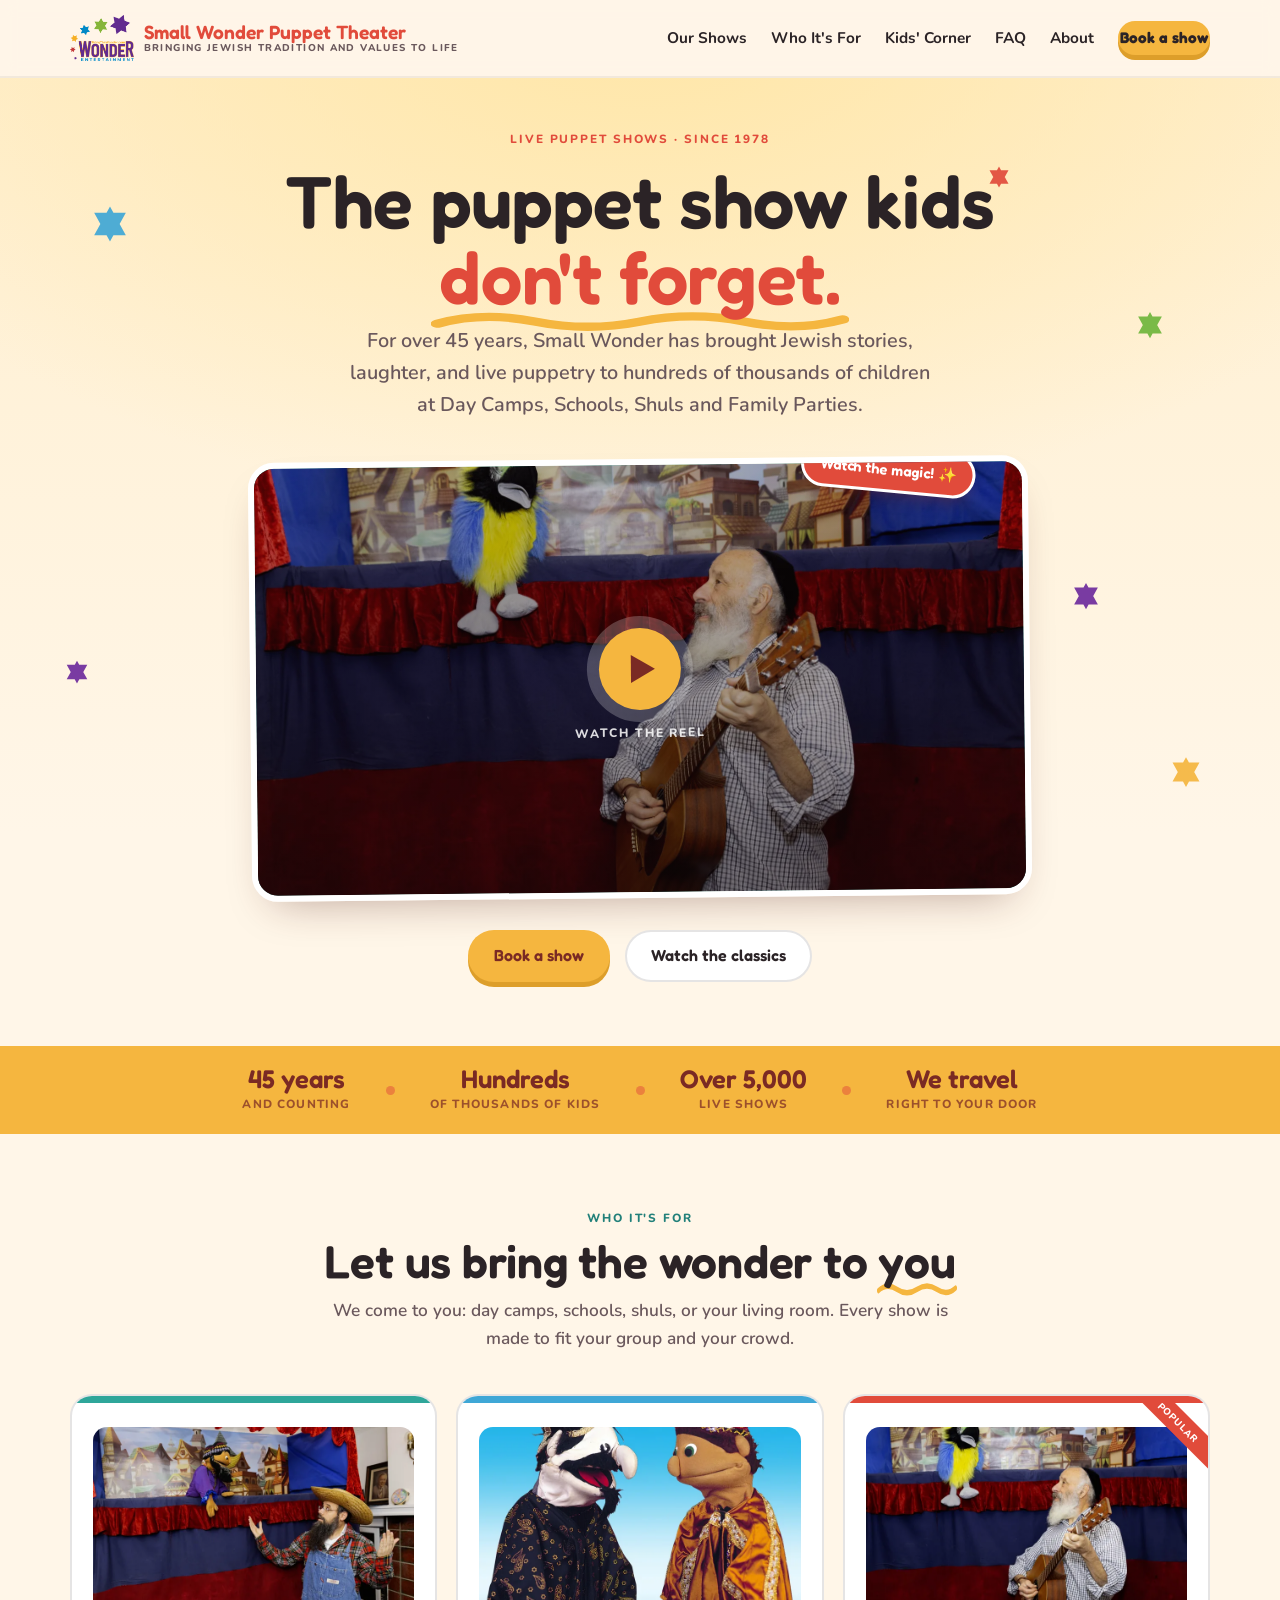
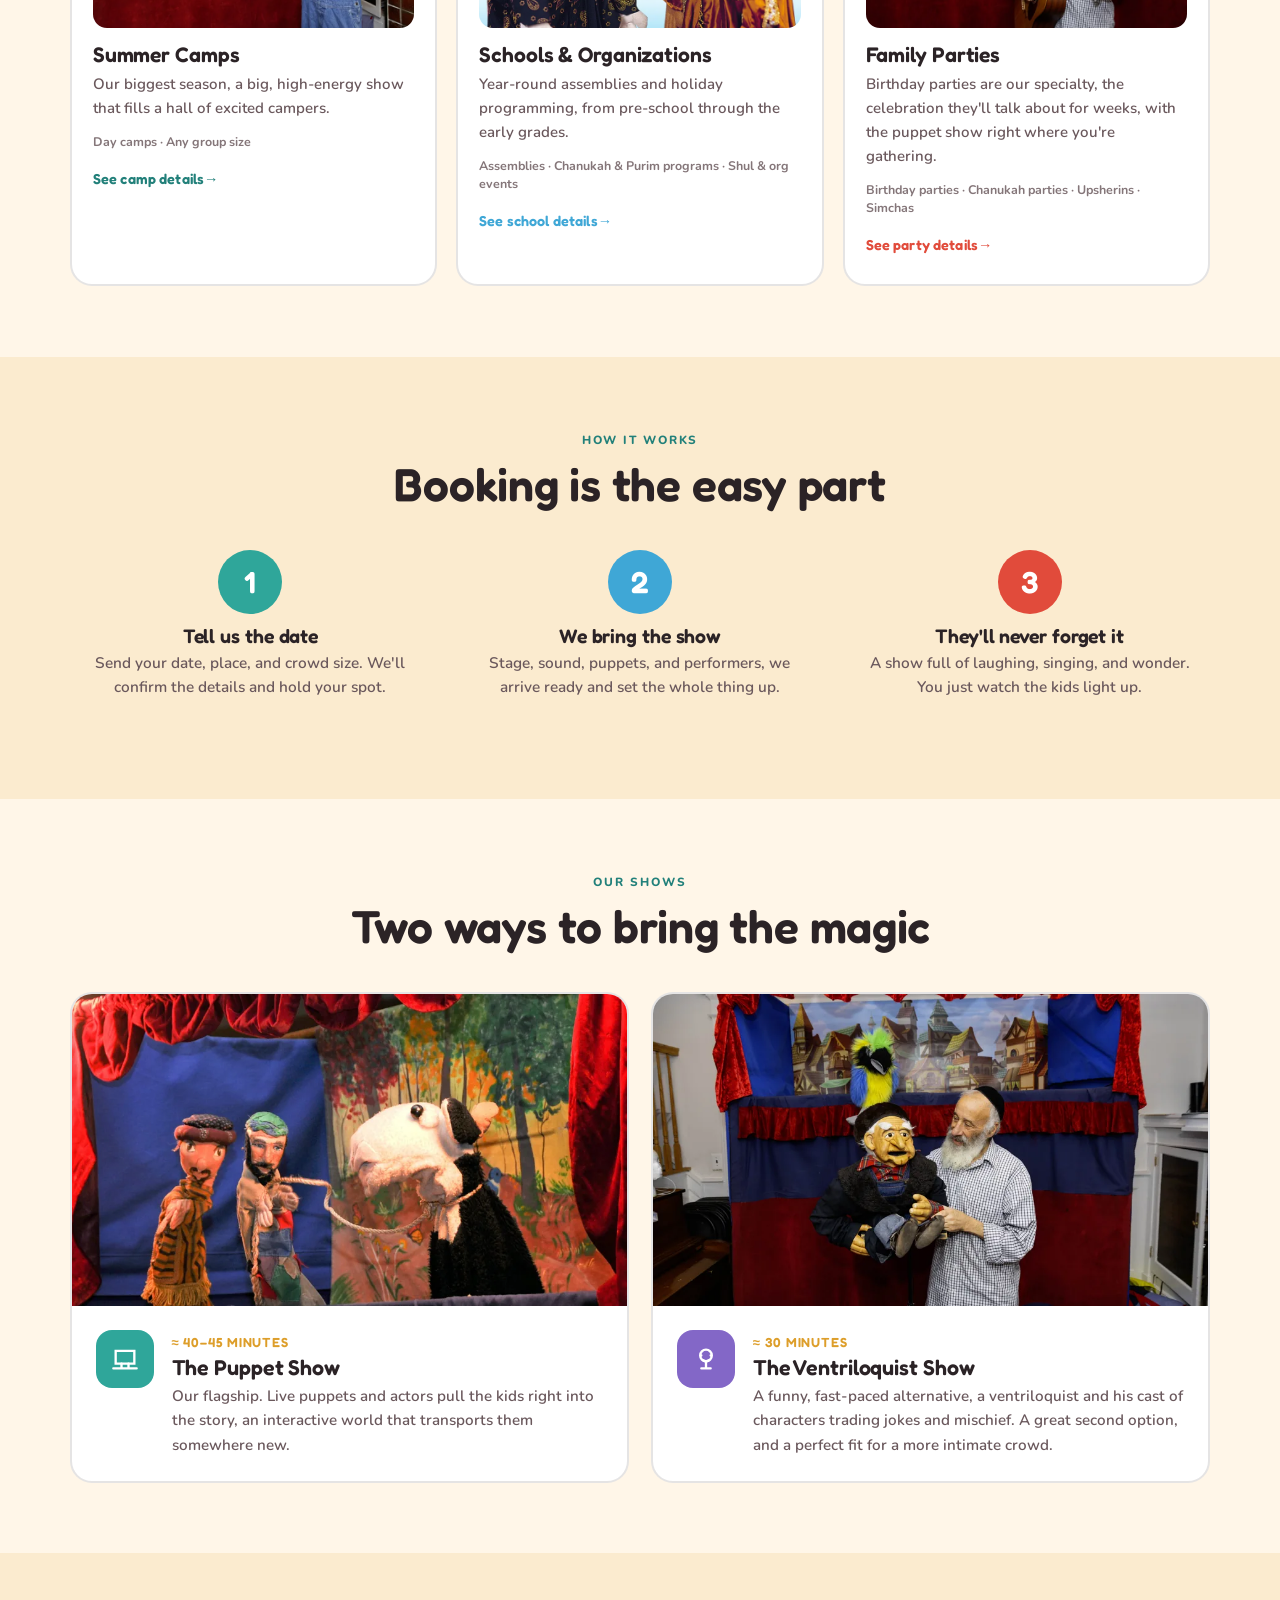
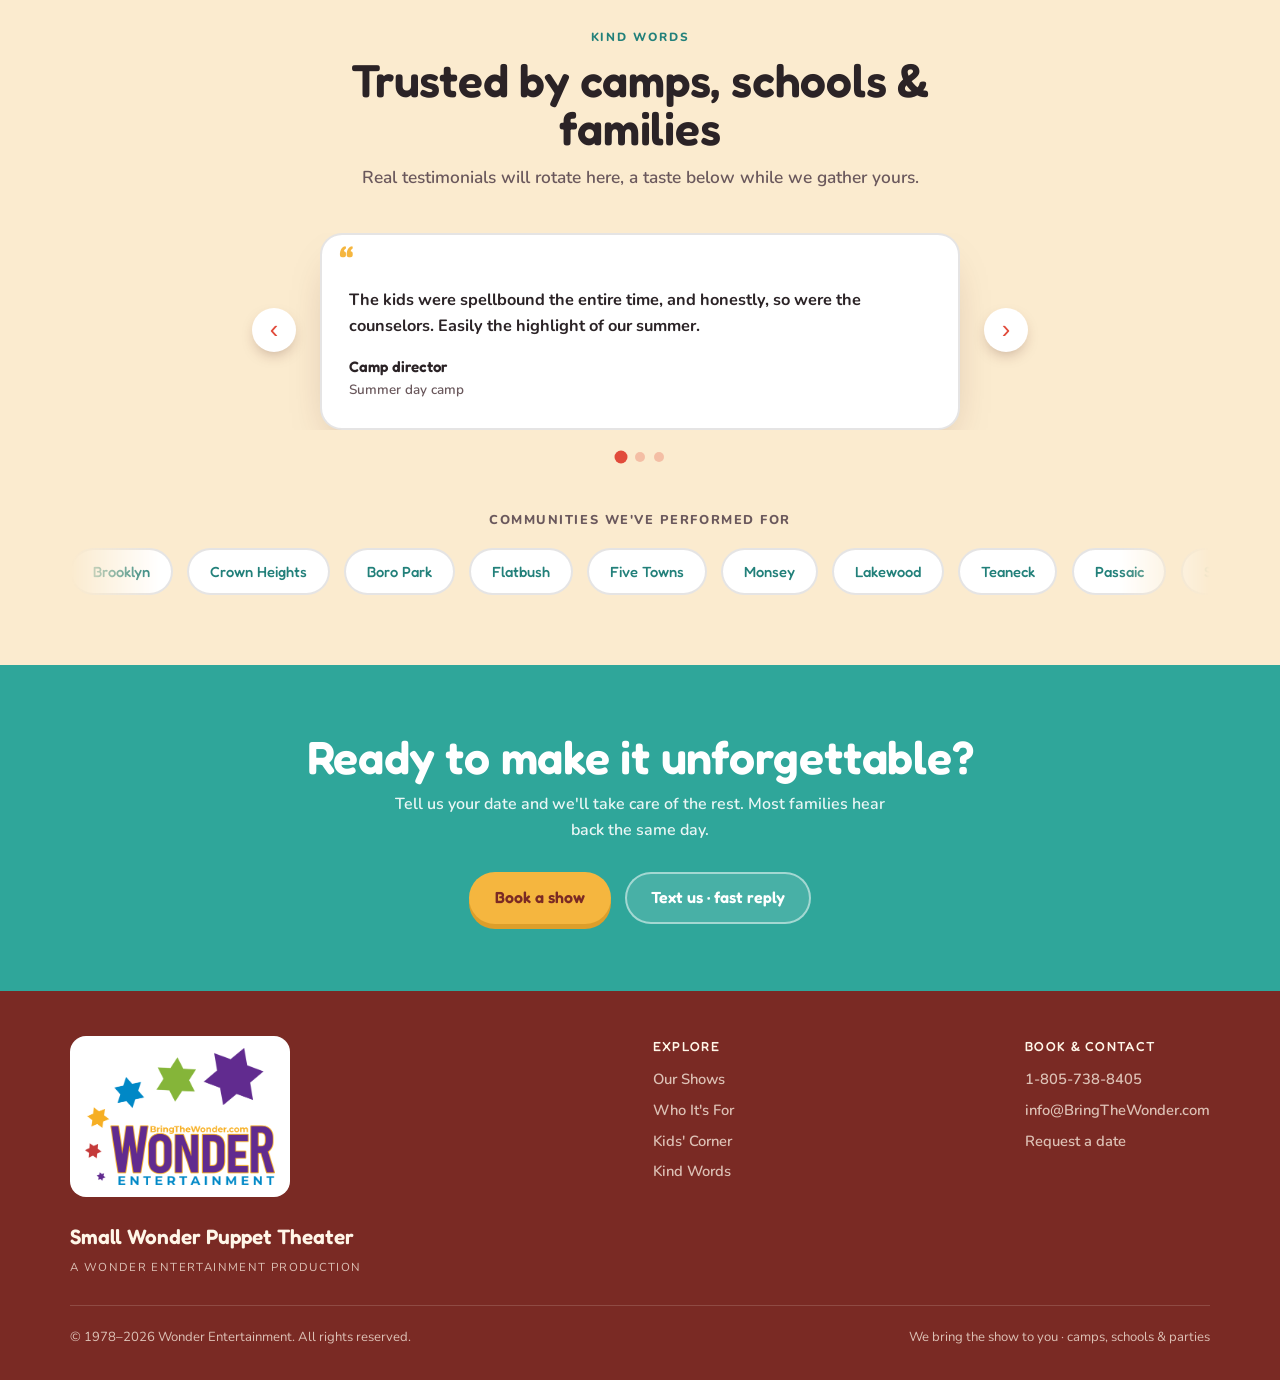
<file: index.html>
<!DOCTYPE html>
<html lang="en">
<head>
<meta charset="UTF-8">
<meta name="viewport" content="width=device-width, initial-scale=1.0">
<title>Small Wonder Puppet Theater · Puppet shows for camps, schools & parties</title>
<meta name="description" content="Live Jewish puppet shows for summer camps, schools, and family parties. For 45+ years, Small Wonder brings the show right to you.">
<link rel="preconnect" href="https://fonts.googleapis.com">
<link rel="preconnect" href="https://fonts.gstatic.com" crossorigin>
<link href="https://fonts.googleapis.com/css2?family=Fredoka:wght@400;500;600;700&family=Nunito:ital,wght@0,400;0,600;0,700;0,800;1,700&display=swap" rel="stylesheet">
<link rel="stylesheet" href="assets/css/site.css">
</head>
<body>

<!-- NAV -->
<header class="nav">
  <div class="wrap nav-inner">
    <a class="brand" href="index.html">
      <img class="brand-logo" src="assets/images/logo.png" alt="Wonder Entertainment logo">
      <span class="txt">
        <span class="name">Small Wonder Puppet Theater</span>
        <span class="sub">Bringing Jewish Tradition and Values to life</span>
      </span>
    </a>
    <nav class="nav-links" id="menu">
      <a href="shows.html">Our Shows</a>
      <a href="#audiences">Who It's For</a>
      <a href="kids.html">Kids' Corner</a>
      <a href="faq.html">FAQ</a>
      <a href="about.html">About</a>
      <a href="book.html" class="btn btn-book">Book a show</a>
    </nav>
    <button class="hamburger" id="ham" aria-label="Menu"><span></span><span></span><span></span></button>
  </div>
</header>

<!-- HERO -->
<section class="hero" id="top">
  <div class="confetti" aria-hidden="true">
    <i class="c1"></i><i class="c2"></i><i class="c3"></i><i class="c4"></i>
    <i class="star s1"></i><i class="star s2"></i>
  </div>
  <div class="wrap">
    <div class="hero-head">
      <span class="eyebrow">Live puppet shows &middot; since 1978</span>
      <h1>The puppet show kids <em class="squiggle">don't forget.</em></h1>
      <p class="lede">For over 45 years, Small Wonder has brought Jewish stories, laughter, and live puppetry to hundreds of thousands of children at Day Camps, Schools, Shuls and Family Parties.</p>
    </div>

    <!-- video card (click-to-play YouTube reel) -->
    <div class="videocard" data-yt="9ojQ0W3WSJo">
      <picture>
        <source type="image/webp" srcset="assets/images/hero-home.webp">
        <img class="poster" src="assets/images/hero-home.jpg" alt="A Small Wonder puppeteer playing guitar to a parrot puppet on the storybook stage">
      </picture>
      <span class="sticker">Watch the magic! ✨</span>
      <div class="play" aria-hidden="true"></div>
      <span class="ph">Watch the reel</span>
    </div>

    <div class="hero-cta">
      <a href="book.html" class="btn btn-book">Book a show</a>
      <a href="kids.html" class="btn btn-ghost">Watch the classics</a>
    </div>
  </div>
</section>

<!-- TRUST BAR -->
<section class="trust">
  <div class="wrap trust-inner">
    <div class="item"><span class="n">45 years</span><span class="l">and counting</span></div>
    <span class="dot"></span>
    <div class="item"><span class="n">Hundreds</span><span class="l">of thousands of kids</span></div>
    <span class="dot"></span>
    <div class="item"><span class="n">Over 5,000</span><span class="l">live shows</span></div>
    <span class="dot"></span>
    <div class="item"><span class="n">We travel</span><span class="l">Right to your door</span></div>
  </div>
</section>

<!-- AUDIENCE TILES -->
<section class="section" id="audiences">
  <div class="wrap">
    <div class="section-head">
      <span class="eyebrow">Who it's for</span>
      <h2>Let us bring the wonder to <span class="squiggle">you</span></h2>
      <p>We come to you: day camps, schools, shuls, or your living room. Every show is made to fit your group and your crowd.</p>
    </div>
    <div class="tiles">
      <a class="tile camps" href="camps.html">
        <div class="bar"></div>
        <div class="tile-img"><picture><source type="image/webp" srcset="assets/images/tile-camps.webp"><img src="assets/images/tile-camps.jpg" alt="A Small Wonder puppeteer performing for a crowd" loading="lazy"></picture></div>
        <h3>Summer Camps</h3>
        <p>Our biggest season, a big, high-energy show that fills a hall of excited campers.</p>
        <div class="kinds">Day camps · Any group size</div>
        <span class="more">See camp details</span>
      </a>
      <a class="tile schools" href="schools.html">
        <div class="bar"></div>
        <div class="tile-img"><picture><source type="image/webp" srcset="assets/images/tile-schools.webp"><img src="assets/images/tile-schools.jpg" alt="Costumed royal puppets from a Purim show" loading="lazy"></picture></div>
        <h3>Schools &amp; Organizations</h3>
        <p>Year-round assemblies and holiday programming, from pre-school through the early grades.</p>
        <div class="kinds">Assemblies · Chanukah &amp; Purim programs · Shul &amp; org events</div>
        <span class="more">See school details</span>
      </a>
      <a class="tile parties" href="parties.html">
        <div class="bar"></div>
        <span class="ribbon">Popular</span>
        <div class="tile-img"><picture><source type="image/webp" srcset="assets/images/tile-parties.webp"><img src="assets/images/tile-parties.jpg" alt="A Small Wonder puppeteer playing guitar with a parrot puppet" loading="lazy"></picture></div>
        <h3>Family Parties</h3>
        <p>Birthday parties are our specialty, the celebration they'll talk about for weeks, with the puppet show right where you're gathering.</p>
        <div class="kinds">Birthday parties · Chanukah parties · Upsherins · Simchas</div>
        <span class="more">See party details</span>
      </a>
    </div>
  </div>
</section>

<!-- HOW IT WORKS -->
<section class="section how">
  <div class="wrap">
    <div class="section-head">
      <span class="eyebrow">How it works</span>
      <h2>Booking is the easy part</h2>
    </div>
    <div class="steps">
      <div class="step"><div class="num">1</div><h3>Tell us the date</h3><p>Send your date, place, and crowd size. We'll confirm the details and hold your spot.</p></div>
      <div class="step"><div class="num">2</div><h3>We bring the show</h3><p>Stage, sound, puppets, and performers, we arrive ready and set the whole thing up.</p></div>
      <div class="step"><div class="num">3</div><h3>They'll never forget it</h3><p>A show full of laughing, singing, and wonder. You just watch the kids light up.</p></div>
    </div>
  </div>
</section>

<!-- SHOWS -->
<section class="section" id="shows">
  <div class="wrap">
    <div class="section-head">
      <span class="eyebrow">Our shows</span>
      <h2>Two ways to bring the magic</h2>
    </div>
    <div class="shows">
      <div class="show">
        <div class="show-img"><picture><source type="image/webp" srcset="assets/images/card-puppet.webp"><img src="assets/images/card-puppet.jpg" alt="Puppets performing a storybook scene on the Small Wonder stage" loading="lazy"></picture></div>
        <div class="show-body">
          <div class="tag"><svg width="28" height="28" viewBox="0 0 24 24" fill="none" stroke="currentColor" stroke-width="2" stroke-linecap="round"><path d="M4 5h16v11H4z"/><path d="M2 20h20M9 16v4M15 16v4"/></svg></div>
          <div><span class="len">≈ 40–45 minutes</span><h3>The Puppet Show</h3><p>Our flagship. Live puppets and actors pull the kids right into the story, an interactive world that transports them somewhere new.</p></div>
        </div>
      </div>
      <div class="show">
        <div class="show-img"><picture><source type="image/webp" srcset="assets/images/card-vent.webp"><img src="assets/images/card-vent.jpg" alt="A ventriloquist performing with an old-man puppet, a parrot puppet in the background" loading="lazy"></picture></div>
        <div class="show-body">
          <div class="tag"><svg width="28" height="28" viewBox="0 0 24 24" fill="none" stroke="currentColor" stroke-width="2" stroke-linecap="round"><circle cx="12" cy="9" r="5"/><path d="M8 9h.01M16 9h.01M9.5 13c1.5 1 3.5 1 5 0M12 14v6M8 20h8"/></svg></div>
          <div><span class="len">≈ 30 minutes</span><h3>The Ventriloquist Show</h3><p>A funny, fast-paced alternative, a ventriloquist and his cast of characters trading jokes and mischief. A great second option, and a perfect fit for a more intimate crowd.</p></div>
        </div>
      </div>
    </div>
  </div>
</section>

<!-- TESTIMONIALS + PLACES -->
<section class="section how" id="reviews">
  <div class="wrap">
    <div class="section-head">
      <span class="eyebrow">Kind words</span>
      <h2>Trusted by camps, schools &amp; families</h2>
      <p>Real testimonials will rotate here, a taste below while we gather yours.</p>
    </div>

    <div class="tcarousel" id="tCarousel">
      <button class="tarrow prev" id="tPrev" aria-label="Previous testimonial">&lsaquo;</button>
      <div class="tviewport">
        <div class="ttrack" id="tTrack">
          <div class="tslide">
            <div class="quote">
              <p>The kids were spellbound the entire time, and honestly, so were the counselors. Easily the highlight of our summer.</p>
              <div class="who">Camp director</div>
              <div class="where">Summer day camp</div>
            </div>
          </div>
          <div class="tslide">
            <div class="quote">
              <p>We'd heard about them for years and finally booked for our Chanukah party. The kids were mesmerized start to finish, worth every minute.</p>
              <div class="who">A parent</div>
              <div class="where">Chanukah party</div>
            </div>
          </div>
          <div class="tslide">
            <div class="quote">
              <p>Professional, punctual, and genuinely magical with the children. Our whole school was still singing along the next day.</p>
              <div class="who">School principal</div>
              <div class="where">Elementary school</div>
            </div>
          </div>
        </div>
      </div>
      <button class="tarrow next" id="tNext" aria-label="Next testimonial">&rsaquo;</button>
      <div class="tdots" id="tDots"></div>
    </div>

    <div class="places">
      <div class="places-label">Communities we've performed for</div>
      <div class="marquee">
        <div class="mtrack">
          <span class="chip">Brooklyn</span>
          <span class="chip">Crown Heights</span>
          <span class="chip">Boro Park</span>
          <span class="chip">Flatbush</span>
          <span class="chip">Five Towns</span>
          <span class="chip">Monsey</span>
          <span class="chip">Lakewood</span>
          <span class="chip">Teaneck</span>
          <span class="chip">Passaic</span>
          <span class="chip">Stamford</span>
          <span class="chip">Great Neck</span>
          <span class="chip">Dallas</span>
          <span class="chip">Brooklyn</span>
          <span class="chip">Crown Heights</span>
          <span class="chip">Boro Park</span>
          <span class="chip">Flatbush</span>
          <span class="chip">Five Towns</span>
          <span class="chip">Monsey</span>
          <span class="chip">Lakewood</span>
          <span class="chip">Teaneck</span>
          <span class="chip">Passaic</span>
          <span class="chip">Stamford</span>
          <span class="chip">Great Neck</span>
          <span class="chip">Dallas</span>
        </div>
      </div>
    </div>
  </div>
</section>

<!-- CLOSING CTA -->
<section class="closing" id="book">
  <div class="wrap">
    <h2>Ready to make it unforgettable?</h2>
    <p>Tell us your date and we'll take care of the rest. Most families hear back the same day.</p>
    <div class="hero-cta">
      <a href="book.html" class="btn btn-book">Book a show</a>
      <a href="sms:+18057388405" class="btn btn-ghost">Text us &middot; fast reply</a>
    </div>
  </div>
</section>

<!-- FOOTER -->
<footer id="about">
  <div class="wrap">
    <div class="foot-top">
      <div class="foot-brand">
        <span class="foot-logo"><img src="assets/images/logo.png" alt="Wonder Entertainment logo"></span>
        <div class="name">Small Wonder Puppet Theater</div>
        <div class="prod">A Wonder Entertainment production</div>
      </div>
      <div class="foot-col">
        <h4>Explore</h4>
        <a href="shows.html">Our Shows</a>
        <a href="#audiences">Who It's For</a>
        <a href="kids.html">Kids' Corner</a>
        <a href="#reviews">Kind Words</a>
      </div>
      <div class="foot-col">
        <h4>Book &amp; contact</h4>
        <a href="tel:+18057388405">1-805-738-8405</a>
        <a href="mailto:info@BringTheWonder.com">info@BringTheWonder.com</a>
        <a href="book.html">Request a date</a>
      </div>
    </div>
    <div class="foot-bottom">
      <span>&copy; 1978&ndash;2026 Wonder Entertainment. All rights reserved.</span>
      <span>We bring the show to you &middot; camps, schools &amp; parties</span>
    </div>
  </div>
</footer>

<script src="assets/js/site.js" defer></script>
</body>
</html>
</file>
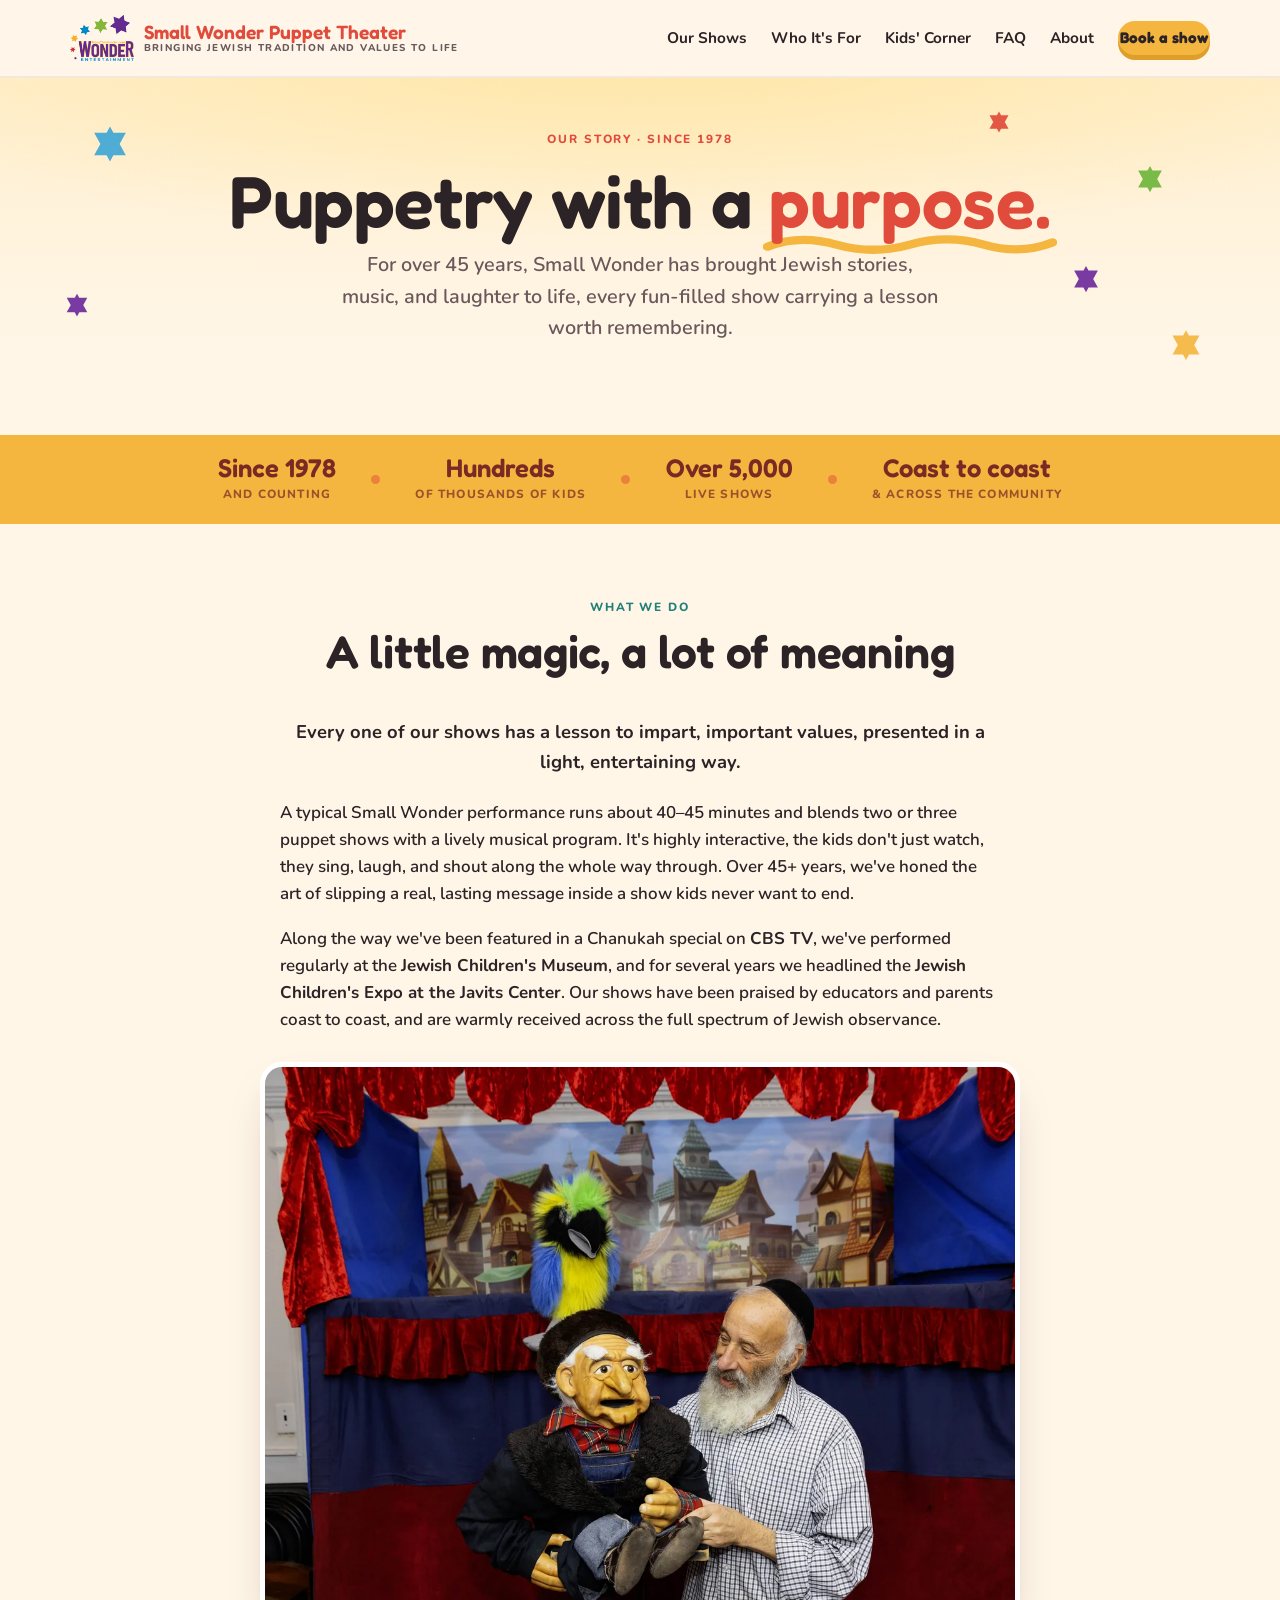
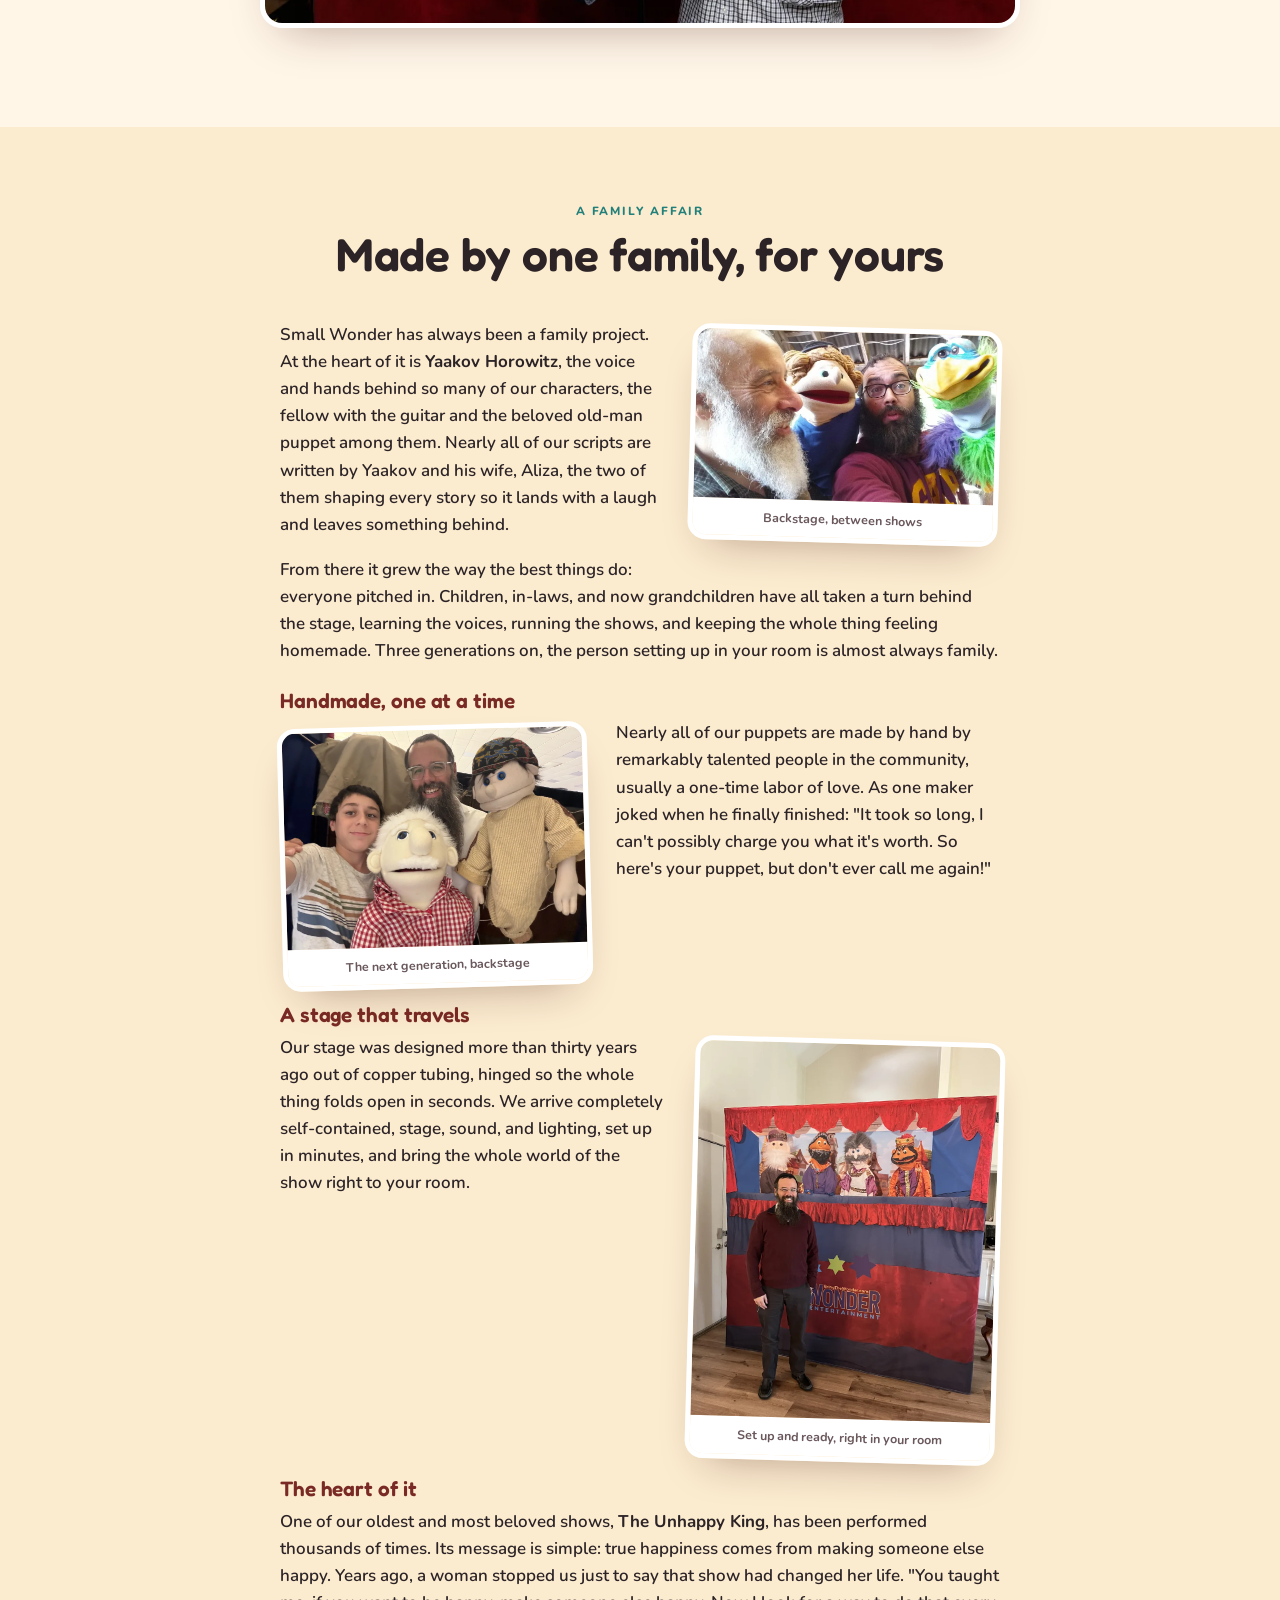
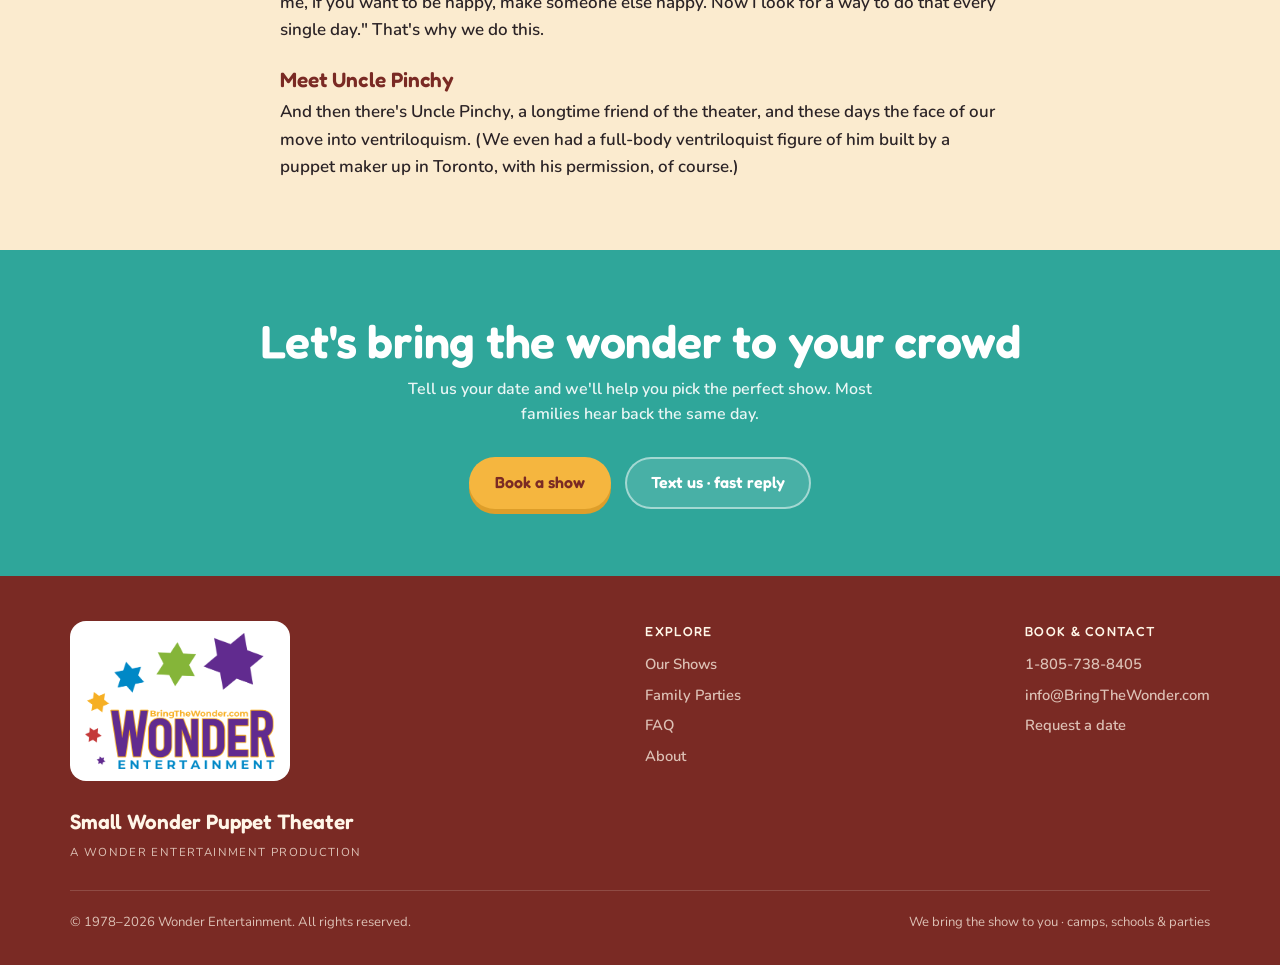
<file: about.html>
<!DOCTYPE html>
<html lang="en">
<head>
<meta charset="UTF-8">
<meta name="viewport" content="width=device-width, initial-scale=1.0">
<title>About · Small Wonder Puppet Theater</title>
<meta name="description" content="For 45+ years, Small Wonder Puppet Theater has brought Jewish stories, music, and laughter to life for hundreds of thousands of children. Meet the theater behind the magic.">
<link rel="preconnect" href="https://fonts.googleapis.com">
<link rel="preconnect" href="https://fonts.gstatic.com" crossorigin>
<link href="https://fonts.googleapis.com/css2?family=Fredoka:wght@400;500;600;700&family=Nunito:ital,wght@0,400;0,600;0,700;0,800;1,700&display=swap" rel="stylesheet">
<link rel="stylesheet" href="assets/css/site.css">
</head>
<body>

<!-- NAV -->
<header class="nav">
  <div class="wrap nav-inner">
    <a class="brand" href="index.html">
      <img class="brand-logo" src="assets/images/logo.png" alt="Wonder Entertainment logo">
      <span class="txt">
        <span class="name">Small Wonder Puppet Theater</span>
        <span class="sub">Bringing Jewish Tradition and Values to life</span>
      </span>
    </a>
    <nav class="nav-links" id="menu">
      <a href="shows.html">Our Shows</a>
      <a href="index.html#audiences">Who It's For</a>
      <a href="kids.html">Kids' Corner</a>
      <a href="faq.html">FAQ</a>
      <a href="about.html">About</a>
      <a href="book.html" class="btn btn-book">Book a show</a>
    </nav>
    <button class="hamburger" id="ham" aria-label="Menu"><span></span><span></span><span></span></button>
  </div>
</header>

<!-- HERO -->
<section class="hero" id="top">
  <div class="confetti" aria-hidden="true">
    <i class="c1"></i><i class="c2"></i><i class="c3"></i><i class="c4"></i>
    <i class="star s1"></i><i class="star s2"></i>
  </div>
  <div class="wrap">
    <div class="hero-head">
      <span class="eyebrow">Our story &middot; since 1978</span>
      <h1>Puppetry with a <em class="squiggle">purpose.</em></h1>
      <p class="lede">For over 45 years, Small Wonder has brought Jewish stories, music, and laughter to life, every fun-filled show carrying a lesson worth remembering.</p>
    </div>
  </div>
</section>

<!-- TRUST BAR -->
<section class="trust">
  <div class="wrap trust-inner">
    <div class="item"><span class="n">Since 1978</span><span class="l">and counting</span></div>
    <span class="dot"></span>
    <div class="item"><span class="n">Hundreds</span><span class="l">of thousands of kids</span></div>
    <span class="dot"></span>
    <div class="item"><span class="n">Over 5,000</span><span class="l">live shows</span></div>
    <span class="dot"></span>
    <div class="item"><span class="n">Coast to coast</span><span class="l">&amp; across the community</span></div>
  </div>
</section>

<!-- WHAT WE DO -->
<section class="section">
  <div class="wrap">
    <div class="section-head">
      <span class="eyebrow">What we do</span>
      <h2>A little magic, a lot of meaning</h2>
    </div>
    <p class="about-lead">Every one of our shows has a lesson to impart, important values, presented in a light, entertaining way.</p>
    <div class="prose">
      <p>A typical Small Wonder performance runs about 40–45 minutes and blends two or three puppet shows with a lively musical program. It's highly interactive, the kids don't just watch, they sing, laugh, and shout along the whole way through. Over 45+ years, we've honed the art of slipping a real, lasting message inside a show kids never want to end.</p>
      <p>Along the way we've been featured in a Chanukah special on <strong>CBS TV</strong>, we've performed regularly at the <strong>Jewish Children's Museum</strong>, and for several years we headlined the <strong>Jewish Children's Expo at the Javits Center</strong>. Our shows have been praised by educators and parents coast to coast, and are warmly received across the full spectrum of Jewish observance.</p>
    </div>
    <figure class="figure">
      <picture><source type="image/webp" srcset="assets/images/about-1.webp"><img src="assets/images/about-1.jpg" alt="Yaakov Horowitz performing with an old-man puppet, a parrot puppet on the stage behind" loading="lazy"></picture>
    </figure>
  </div>
</section>

<!-- OUR STORY: A FAMILY AFFAIR -->
<section class="section how" id="story">
  <div class="wrap">
    <div class="section-head">
      <span class="eyebrow">A family affair</span>
      <h2>Made by one family, for yours</h2>
    </div>
    <div class="prose">
      <figure class="inset right">
        <picture><source type="image/webp" srcset="assets/images/about-4.webp"><img src="assets/images/about-4.jpg" alt="Yaakov Horowitz backstage with a fellow performer, each holding a puppet" loading="lazy"></picture>
        <figcaption>Backstage, between shows</figcaption>
      </figure>
      <p>Small Wonder has always been a family project. At the heart of it is <strong>Yaakov Horowitz</strong>, the voice and hands behind so many of our characters, the fellow with the guitar and the beloved old-man puppet among them. Nearly all of our scripts are written by Yaakov and his wife, Aliza, the two of them shaping every story so it lands with a laugh and leaves something behind.</p>
      <p>From there it grew the way the best things do: everyone pitched in. Children, in-laws, and now grandchildren have all taken a turn behind the stage, learning the voices, running the shows, and keeping the whole thing feeling homemade. Three generations on, the person setting up in your room is almost always family.</p>

      <h3>Handmade, one at a time</h3>
      <figure class="inset left">
        <picture><source type="image/webp" srcset="assets/images/about-5.webp"><img src="assets/images/about-5.jpg" alt="A young family member and a performer backstage with the grandpa and boy puppets" loading="lazy"></picture>
        <figcaption>The next generation, backstage</figcaption>
      </figure>
      <p>Nearly all of our puppets are made by hand by remarkably talented people in the community, usually a one-time labor of love. As one maker joked when he finally finished: "It took so long, I can't possibly charge you what it's worth. So here's your puppet, but don't ever call me again!"</p>

      <h3>A stage that travels</h3>
      <figure class="inset right">
        <picture><source type="image/webp" srcset="assets/images/about-2.webp"><img src="assets/images/about-2.jpg" alt="A Small Wonder performer standing in front of the branded travelling stage, four royal puppets on stage behind" loading="lazy"></picture>
        <figcaption>Set up and ready, right in your room</figcaption>
      </figure>
      <p>Our stage was designed more than thirty years ago out of copper tubing, hinged so the whole thing folds open in seconds. We arrive completely self-contained, stage, sound, and lighting, set up in minutes, and bring the whole world of the show right to your room.</p>

      <h3>The heart of it</h3>
      <p>One of our oldest and most beloved shows, <strong>The Unhappy King</strong>, has been performed thousands of times. Its message is simple: true happiness comes from making someone else happy. Years ago, a woman stopped us just to say that show had changed her life. "You taught me, if you want to be happy, make someone else happy. Now I look for a way to do that every single day." That's why we do this.</p>

      <h3>Meet Uncle Pinchy</h3>
      <p>And then there's Uncle Pinchy, a longtime friend of the theater, and these days the face of our move into ventriloquism. (We even had a full-body ventriloquist figure of him built by a puppet maker up in Toronto, with his permission, of course.)</p>
    </div>
  </div>
</section>

<!-- CLOSING CTA -->
<section class="closing">
  <div class="wrap">
    <h2>Let's bring the wonder to your crowd</h2>
    <p>Tell us your date and we'll help you pick the perfect show. Most families hear back the same day.</p>
    <div class="hero-cta">
      <a href="book.html" class="btn btn-book">Book a show</a>
      <a href="sms:+18057388405" class="btn btn-ghost">Text us &middot; fast reply</a>
    </div>
  </div>
</section>

<!-- FOOTER -->
<footer>
  <div class="wrap">
    <div class="foot-top">
      <div class="foot-brand">
        <span class="foot-logo"><img src="assets/images/logo.png" alt="Wonder Entertainment logo"></span>
        <div class="name">Small Wonder Puppet Theater</div>
        <div class="prod">A Wonder Entertainment production</div>
      </div>
      <div class="foot-col">
        <h4>Explore</h4>
        <a href="shows.html">Our Shows</a>
        <a href="parties.html">Family Parties</a>
        <a href="faq.html">FAQ</a>
        <a href="about.html">About</a>
      </div>
      <div class="foot-col">
        <h4>Book &amp; contact</h4>
        <a href="tel:+18057388405">1-805-738-8405</a>
        <a href="mailto:info@BringTheWonder.com">info@BringTheWonder.com</a>
        <a href="book.html">Request a date</a>
      </div>
    </div>
    <div class="foot-bottom">
      <span>&copy; 1978&ndash;2026 Wonder Entertainment. All rights reserved.</span>
      <span>We bring the show to you &middot; camps, schools &amp; parties</span>
    </div>
  </div>
</footer>

<script src="assets/js/site.js" defer></script>
</body>
</html>
</file>
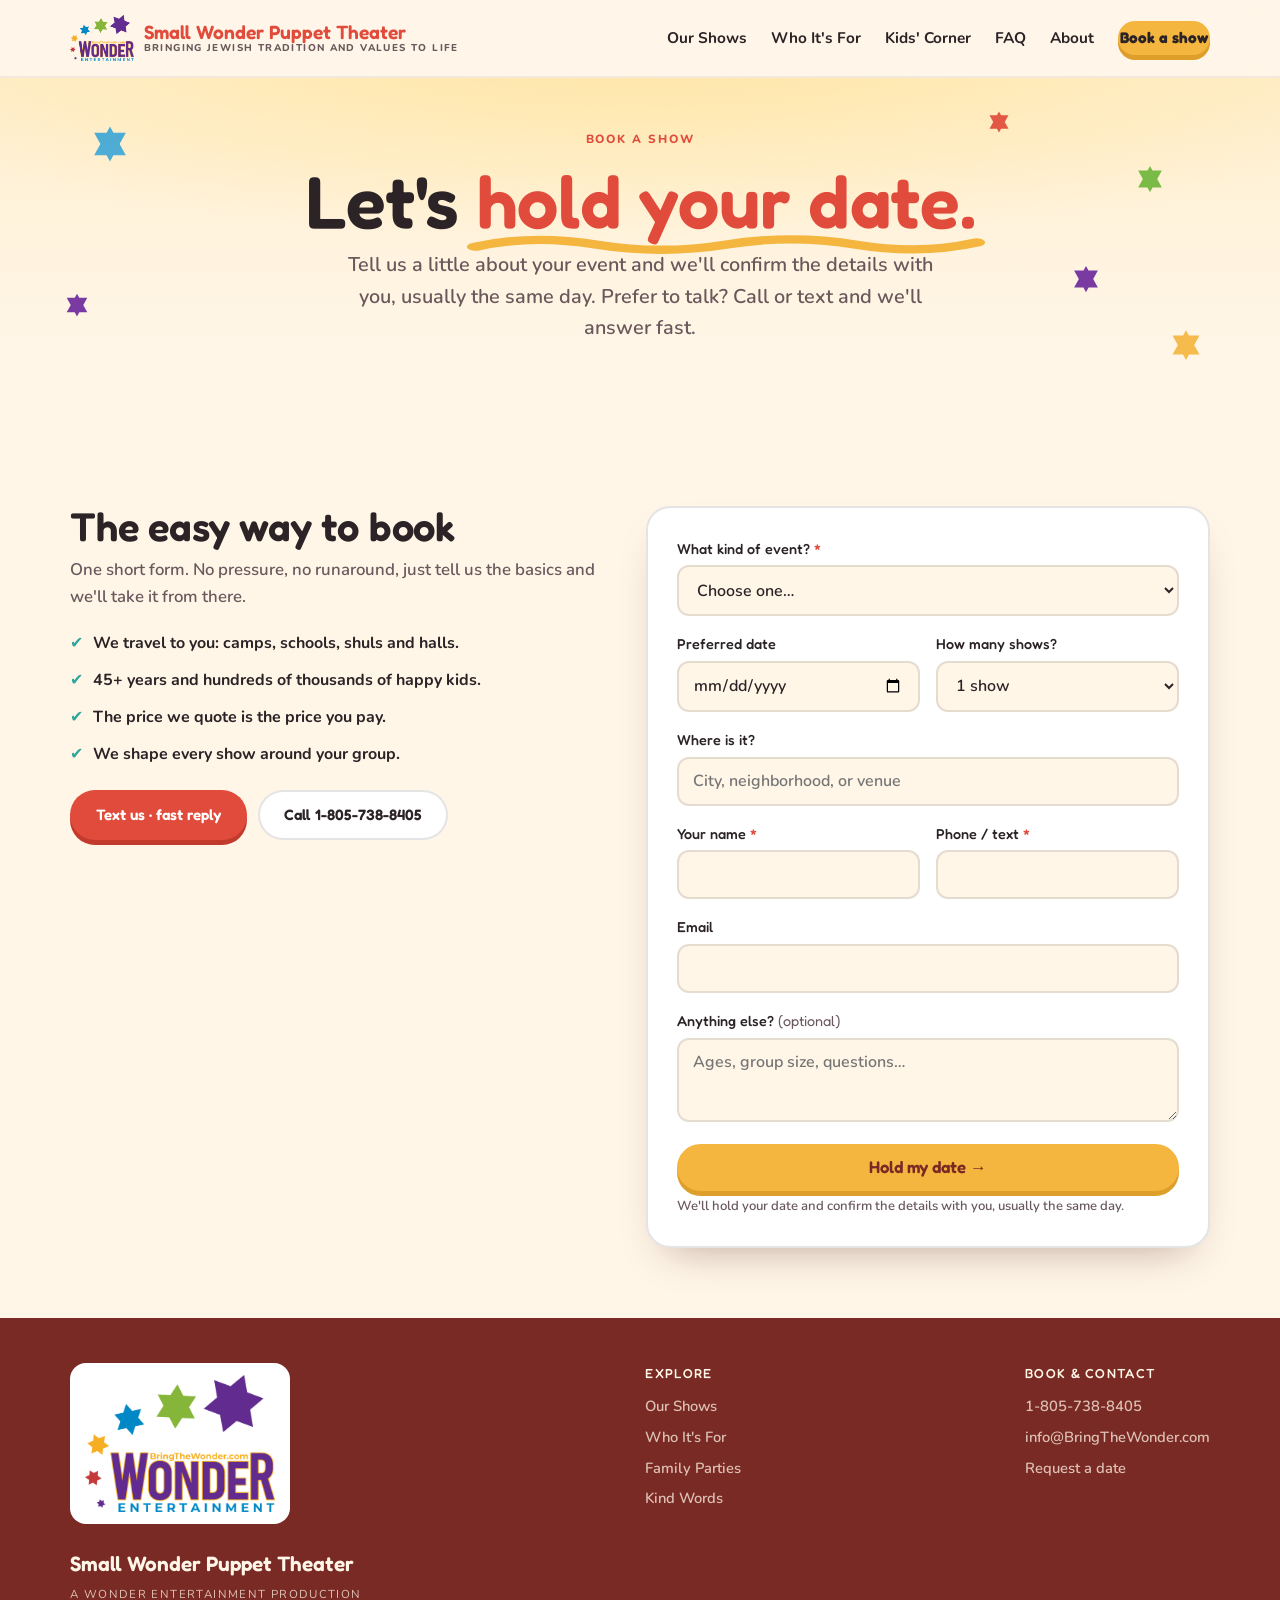
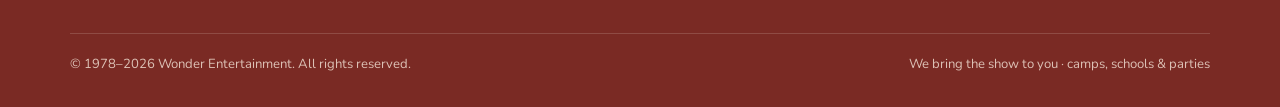
<file: book.html>
<!DOCTYPE html>
<html lang="en">
<head>
<meta charset="UTF-8">
<meta name="viewport" content="width=device-width, initial-scale=1.0">
<title>Book a Show · Small Wonder Puppet Theater</title>
<meta name="description" content="Request a date for a live Small Wonder puppet show, camps, schools, and family parties. Tell us your date and we'll confirm, usually the same day.">
<link rel="preconnect" href="https://fonts.googleapis.com">
<link rel="preconnect" href="https://fonts.gstatic.com" crossorigin>
<link href="https://fonts.googleapis.com/css2?family=Fredoka:wght@400;500;600;700&family=Nunito:ital,wght@0,400;0,600;0,700;0,800;1,700&display=swap" rel="stylesheet">
<link rel="stylesheet" href="assets/css/site.css">
</head>
<body>

<!-- NAV -->
<header class="nav">
  <div class="wrap nav-inner">
    <a class="brand" href="index.html">
      <img class="brand-logo" src="assets/images/logo.png" alt="Wonder Entertainment logo">
      <span class="txt">
        <span class="name">Small Wonder Puppet Theater</span>
        <span class="sub">Bringing Jewish Tradition and Values to life</span>
      </span>
    </a>
    <nav class="nav-links" id="menu">
      <a href="shows.html">Our Shows</a>
      <a href="index.html#audiences">Who It's For</a>
      <a href="kids.html">Kids' Corner</a>
      <a href="faq.html">FAQ</a>
      <a href="about.html">About</a>
      <a href="book.html" class="btn btn-book">Book a show</a>
    </nav>
    <button class="hamburger" id="ham" aria-label="Menu"><span></span><span></span><span></span></button>
  </div>
</header>

<!-- HERO (compact) -->
<section class="hero" id="top">
  <div class="confetti" aria-hidden="true">
    <i class="c1"></i><i class="c2"></i><i class="c3"></i><i class="c4"></i>
    <i class="star s1"></i><i class="star s2"></i>
  </div>
  <div class="wrap">
    <div class="hero-head">
      <span class="eyebrow">Book a show</span>
      <h1>Let's <em class="squiggle">hold your date.</em></h1>
      <p class="lede">Tell us a little about your event and we'll confirm the details with you, usually the same day. Prefer to talk? Call or text and we'll answer fast.</p>
    </div>
  </div>
</section>

<!-- BOOKING -->
<section class="section">
  <div class="wrap">
    <div class="book-grid">

      <!-- Aside: reassurance + fast contact -->
      <div class="book-aside">
        <h2>The easy way to book</h2>
        <p class="lede">One short form. No pressure, no runaround, just tell us the basics and we'll take it from there.</p>
        <ul class="book-list">
          <li>We travel to you: camps, schools, shuls and halls.</li>
          <li>45+ years and hundreds of thousands of happy kids.</li>
          <li>The price we quote is the price you pay.</li>
          <li>We shape every show around your group.</li>
        </ul>
        <div class="contact-methods">
          <a href="sms:+18057388405" class="btn btn-red">Text us · fast reply</a>
          <a href="tel:+18057388405" class="btn btn-ghost">Call 1-805-738-8405</a>
        </div>
      </div>

      <!-- Form -->
      <div class="form-wrap">
        <form data-book class="form-card">
          <!-- Web3Forms delivery (works on any static host). Paste your access key below. -->
          <input type="hidden" name="access_key" value="1a75ba21-f5fe-4269-a7a1-73f07f6ef993">
          <input type="hidden" name="subject" value="New booking inquiry, Small Wonder Puppet Theater">
          <input type="hidden" name="from_name" value="Small Wonder website">
          <input type="checkbox" name="botcheck" tabindex="-1" autocomplete="off" style="display:none" aria-hidden="true">

          <div class="field">
            <label for="etype">What kind of event? <span class="req">*</span></label>
            <select id="etype" name="Event type" required>
              <option value="">Choose one…</option>
              <option value="Family party">Family party (birthday, Chanukah, upsheren, simcha)</option>
              <option value="Summer camp">Summer camp</option>
              <option value="School or organization">School or organization</option>
              <option value="Other">Something else</option>
            </select>
          </div>

          <div class="field-row">
            <div class="field">
              <label for="edate">Preferred date</label>
              <input id="edate" type="date" name="Event date">
            </div>
            <div class="field">
              <label for="eshows">How many shows?</label>
              <select id="eshows" name="Number of shows">
                <option value="1">1 show</option>
                <option value="2">2 shows</option>
                <option value="3+">3 or more</option>
                <option value="Not sure">Not sure yet</option>
              </select>
            </div>
          </div>

          <div class="field">
            <label for="eloc">Where is it?</label>
            <input id="eloc" type="text" name="Location" placeholder="City, neighborhood, or venue">
          </div>

          <div class="field-row">
            <div class="field">
              <label for="ename">Your name <span class="req">*</span></label>
              <input id="ename" type="text" name="Name" required autocomplete="name">
            </div>
            <div class="field">
              <label for="ephone">Phone / text <span class="req">*</span></label>
              <input id="ephone" type="tel" name="Phone" required autocomplete="tel">
            </div>
          </div>

          <div class="field">
            <label for="eemail">Email</label>
            <input id="eemail" type="email" name="Email" autocomplete="email">
          </div>

          <div class="field">
            <label for="enotes">Anything else? <span style="font-weight:400;color:var(--ink-soft)">(optional)</span></label>
            <textarea id="enotes" name="Notes" placeholder="Ages, group size, questions…"></textarea>
          </div>

          <button type="submit" class="btn btn-book form-submit">Hold my date →</button>
          <p class="form-note">We'll hold your date and confirm the details with you, usually the same day.</p>
          <div class="form-error">
            That didn't send just now. Please call or text <a href="tel:+18057388405">1-805-738-8405</a> and we'll get you right on the calendar.
          </div>
        </form>

        <div class="book-success" role="status" aria-live="polite">
          <div class="big">🎉</div>
          <h3>We're holding your date!</h3>
          <p>Thanks, we've got your request and we'll confirm the details shortly, usually the same day.</p>
          <div class="contact-methods" style="justify-content:center">
            <a href="sms:+18057388405" class="btn btn-red">Text us now</a>
            <a href="tel:+18057388405" class="btn btn-ghost">Call 1-805-738-8405</a>
          </div>
        </div>
      </div>

    </div>
  </div>
</section>

<!-- FOOTER -->
<footer>
  <div class="wrap">
    <div class="foot-top">
      <div class="foot-brand">
        <span class="foot-logo"><img src="assets/images/logo.png" alt="Wonder Entertainment logo"></span>
        <div class="name">Small Wonder Puppet Theater</div>
        <div class="prod">A Wonder Entertainment production</div>
      </div>
      <div class="foot-col">
        <h4>Explore</h4>
        <a href="shows.html">Our Shows</a>
        <a href="index.html#audiences">Who It's For</a>
        <a href="parties.html">Family Parties</a>
        <a href="index.html#reviews">Kind Words</a>
      </div>
      <div class="foot-col">
        <h4>Book &amp; contact</h4>
        <a href="tel:+18057388405">1-805-738-8405</a>
        <a href="mailto:info@BringTheWonder.com">info@BringTheWonder.com</a>
        <a href="book.html">Request a date</a>
      </div>
    </div>
    <div class="foot-bottom">
      <span>&copy; 1978&ndash;2026 Wonder Entertainment. All rights reserved.</span>
      <span>We bring the show to you &middot; camps, schools &amp; parties</span>
    </div>
  </div>
</footer>

<script src="assets/js/site.js" defer></script>
</body>
</html>
</file>
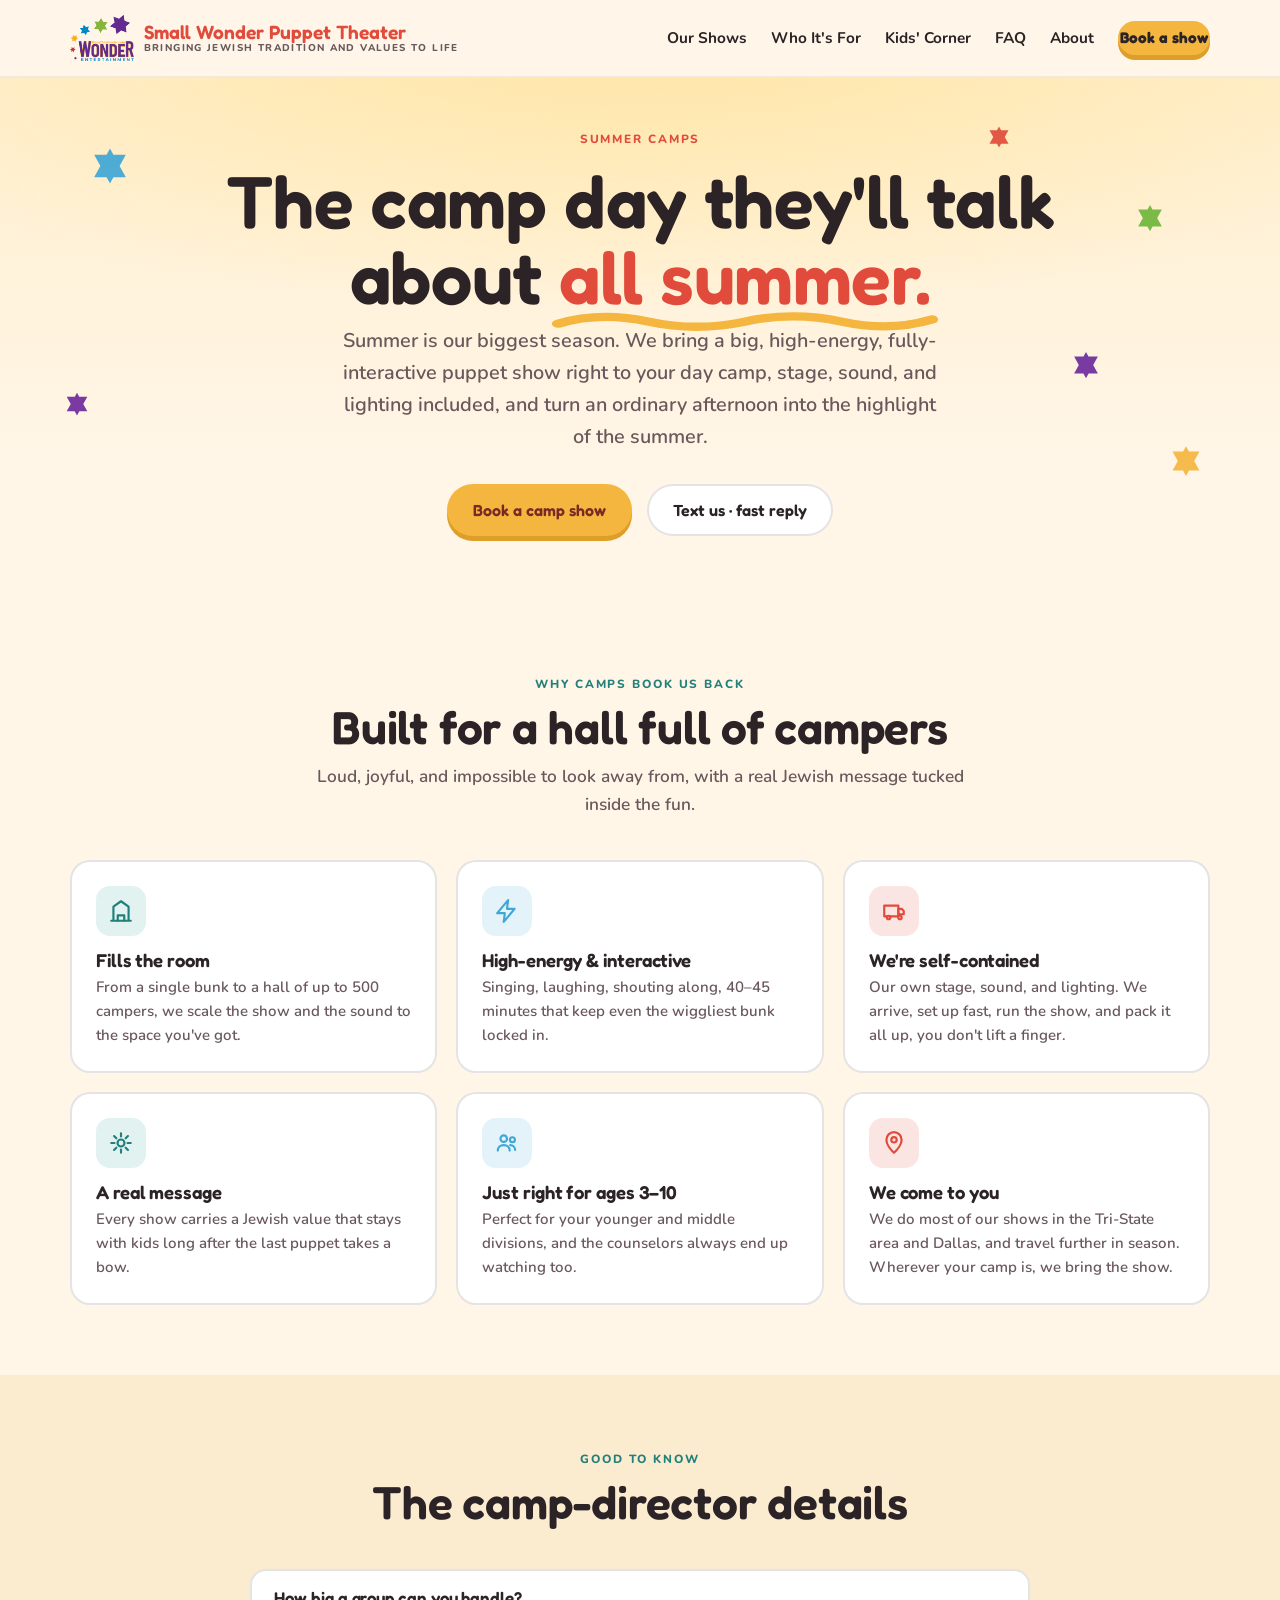
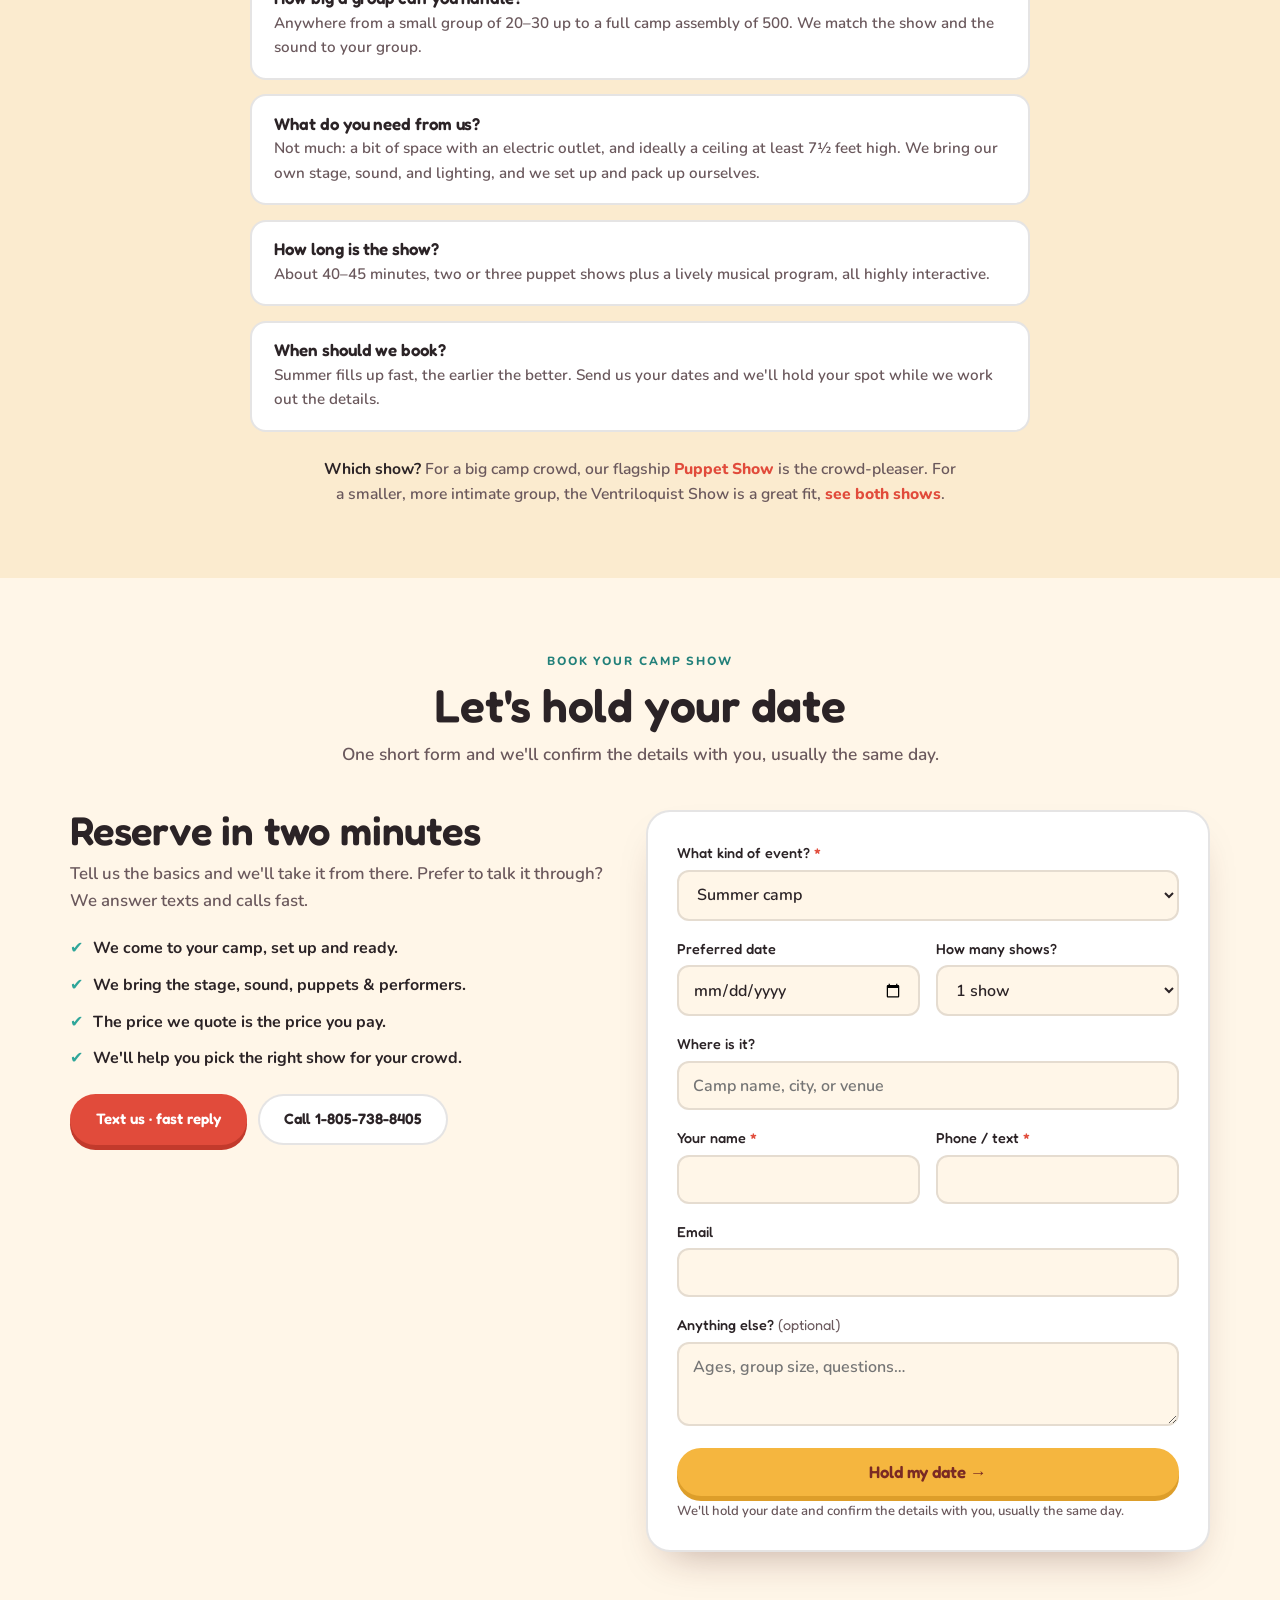
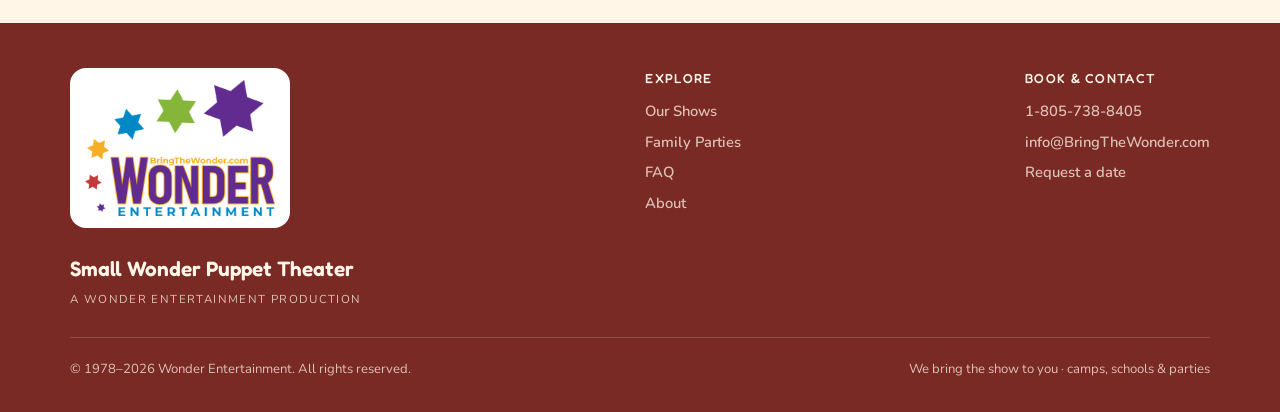
<file: camps.html>
<!DOCTYPE html>
<html lang="en">
<head>
<meta charset="UTF-8">
<meta name="viewport" content="width=device-width, initial-scale=1.0">
<title>Summer Camps · Small Wonder Puppet Theater</title>
<meta name="description" content="A big, high-energy, fully-interactive puppet show brought right to your day camp, stage, sound, and lighting included. Summer is our biggest season. Book Small Wonder.">
<link rel="preconnect" href="https://fonts.googleapis.com">
<link rel="preconnect" href="https://fonts.gstatic.com" crossorigin>
<link href="https://fonts.googleapis.com/css2?family=Fredoka:wght@400;500;600;700&family=Nunito:ital,wght@0,400;0,600;0,700;0,800;1,700&display=swap" rel="stylesheet">
<link rel="stylesheet" href="assets/css/site.css">
</head>
<body>

<!-- NAV -->
<header class="nav">
  <div class="wrap nav-inner">
    <a class="brand" href="index.html">
      <img class="brand-logo" src="assets/images/logo.png" alt="Wonder Entertainment logo">
      <span class="txt">
        <span class="name">Small Wonder Puppet Theater</span>
        <span class="sub">Bringing Jewish Tradition and Values to life</span>
      </span>
    </a>
    <nav class="nav-links" id="menu">
      <a href="shows.html">Our Shows</a>
      <a href="index.html#audiences">Who It's For</a>
      <a href="kids.html">Kids' Corner</a>
      <a href="faq.html">FAQ</a>
      <a href="about.html">About</a>
      <a href="#book" class="btn btn-book">Book a show</a>
    </nav>
    <button class="hamburger" id="ham" aria-label="Menu"><span></span><span></span><span></span></button>
  </div>
</header>

<!-- HERO -->
<section class="hero" id="top">
  <div class="confetti" aria-hidden="true">
    <i class="c1"></i><i class="c2"></i><i class="c3"></i><i class="c4"></i>
    <i class="star s1"></i><i class="star s2"></i>
  </div>
  <div class="wrap">
    <div class="hero-head">
      <span class="eyebrow">Summer camps</span>
      <h1>The camp day they'll talk about <em class="squiggle">all summer.</em></h1>
      <p class="lede">Summer is our biggest season. We bring a big, high-energy, fully-interactive puppet show right to your day camp, stage, sound, and lighting included, and turn an ordinary afternoon into the highlight of the summer.</p>
    </div>
    <div class="hero-cta">
      <a href="#book" class="btn btn-book">Book a camp show</a>
      <a href="sms:+18057388405" class="btn btn-ghost">Text us &middot; fast reply</a>
    </div>
  </div>
</section>

<!-- WHY CAMPS -->
<section class="section">
  <div class="wrap">
    <div class="section-head">
      <span class="eyebrow">Why camps book us back</span>
      <h2>Built for a hall full of campers</h2>
      <p>Loud, joyful, and impossible to look away from, with a real Jewish message tucked inside the fun.</p>
    </div>
    <div class="features">
      <div class="feature">
        <div class="fico"><svg width="26" height="26" viewBox="0 0 24 24" fill="none" stroke="currentColor" stroke-width="2" stroke-linecap="round" stroke-linejoin="round"><path d="M3 21h18M5 21V8l7-5 7 5v13"/><path d="M9 21v-5h6v5"/></svg></div>
        <h3>Fills the room</h3>
        <p>From a single bunk to a hall of up to 500 campers, we scale the show and the sound to the space you've got.</p>
      </div>
      <div class="feature">
        <div class="fico"><svg width="26" height="26" viewBox="0 0 24 24" fill="none" stroke="currentColor" stroke-width="2" stroke-linecap="round" stroke-linejoin="round"><path d="M13 2 3 14h7l-1 8 10-12h-7z"/></svg></div>
        <h3>High-energy &amp; interactive</h3>
        <p>Singing, laughing, shouting along, 40–45 minutes that keep even the wiggliest bunk locked in.</p>
      </div>
      <div class="feature">
        <div class="fico"><svg width="26" height="26" viewBox="0 0 24 24" fill="none" stroke="currentColor" stroke-width="2" stroke-linecap="round" stroke-linejoin="round"><path d="M3 7h13v10H3z"/><path d="M16 10h3l2 2v3h-5z"/><circle cx="7" cy="18" r="1.6"/><circle cx="17.5" cy="18" r="1.6"/></svg></div>
        <h3>We're self-contained</h3>
        <p>Our own stage, sound, and lighting. We arrive, set up fast, run the show, and pack it all up, you don't lift a finger.</p>
      </div>
      <div class="feature">
        <div class="fico"><svg width="26" height="26" viewBox="0 0 24 24" fill="none" stroke="currentColor" stroke-width="2" stroke-linecap="round" stroke-linejoin="round"><path d="M12 3v3M12 18v3M3 12h3M18 12h3M5.6 5.6l2.1 2.1M16.3 16.3l2.1 2.1M18.4 5.6l-2.1 2.1M7.7 16.3l-2.1 2.1"/><circle cx="12" cy="12" r="3.2"/></svg></div>
        <h3>A real message</h3>
        <p>Every show carries a Jewish value that stays with kids long after the last puppet takes a bow.</p>
      </div>
      <div class="feature">
        <div class="fico"><svg width="26" height="26" viewBox="0 0 24 24" fill="none" stroke="currentColor" stroke-width="2" stroke-linecap="round" stroke-linejoin="round"><circle cx="9" cy="8" r="3"/><circle cx="17" cy="9" r="2.3"/><path d="M3.5 19c0-3 2.5-5 5.5-5s5.5 2 5.5 5"/><path d="M15 14c2.4 0 4.5 1.8 4.5 4.4"/></svg></div>
        <h3>Just right for ages 3–10</h3>
        <p>Perfect for your younger and middle divisions, and the counselors always end up watching too.</p>
      </div>
      <div class="feature">
        <div class="fico"><svg width="26" height="26" viewBox="0 0 24 24" fill="none" stroke="currentColor" stroke-width="2" stroke-linecap="round" stroke-linejoin="round"><path d="M12 21s7-6.3 7-12a7 7 0 1 0-14 0c0 5.7 7 12 7 12z"/><circle cx="12" cy="9" r="2.5"/></svg></div>
        <h3>We come to you</h3>
        <p>We do most of our shows in the Tri-State area and Dallas, and travel further in season. Wherever your camp is, we bring the show.</p>
      </div>
    </div>
  </div>
</section>

<!-- REASSURANCE -->
<section class="section how">
  <div class="wrap">
    <div class="section-head">
      <span class="eyebrow">Good to know</span>
      <h2>The camp-director details</h2>
    </div>
    <div class="faqs">
      <div class="faq">
        <h3>How big a group can you handle?</h3>
        <p>Anywhere from a small group of 20–30 up to a full camp assembly of 500. We match the show and the sound to your group.</p>
      </div>
      <div class="faq">
        <h3>What do you need from us?</h3>
        <p>Not much: a bit of space with an electric outlet, and ideally a ceiling at least 7½ feet high. We bring our own stage, sound, and lighting, and we set up and pack up ourselves.</p>
      </div>
      <div class="faq">
        <h3>How long is the show?</h3>
        <p>About 40–45 minutes, two or three puppet shows plus a lively musical program, all highly interactive.</p>
      </div>
      <div class="faq">
        <h3>When should we book?</h3>
        <p>Summer fills up fast, the earlier the better. Send us your dates and we'll hold your spot while we work out the details.</p>
      </div>
    </div>
    <p class="reassure" style="margin-top:1.6rem"><b>Which show?</b> For a big camp crowd, our flagship <a href="shows.html" style="color:var(--red);font-weight:800">Puppet Show</a> is the crowd-pleaser. For a smaller, more intimate group, the Ventriloquist Show is a great fit, <a href="shows.html" style="color:var(--red);font-weight:800">see both shows</a>.</p>
  </div>
</section>

<!-- BOOKING (pre-tagged Summer camp) -->
<section class="section" id="book">
  <div class="wrap">
    <div class="section-head">
      <span class="eyebrow">Book your camp show</span>
      <h2>Let's hold your date</h2>
      <p>One short form and we'll confirm the details with you, usually the same day.</p>
    </div>
    <div class="book-grid">

      <div class="book-aside">
        <h2>Reserve in two minutes</h2>
        <p class="lede">Tell us the basics and we'll take it from there. Prefer to talk it through? We answer texts and calls fast.</p>
        <ul class="book-list">
          <li>We come to your camp, set up and ready.</li>
          <li>We bring the stage, sound, puppets &amp; performers.</li>
          <li>The price we quote is the price you pay.</li>
          <li>We'll help you pick the right show for your crowd.</li>
        </ul>
        <div class="contact-methods">
          <a href="sms:+18057388405" class="btn btn-red">Text us · fast reply</a>
          <a href="tel:+18057388405" class="btn btn-ghost">Call 1-805-738-8405</a>
        </div>
      </div>

      <div class="form-wrap">
        <form data-book data-segment="Summer camp" class="form-card">
          <input type="hidden" name="access_key" value="1a75ba21-f5fe-4269-a7a1-73f07f6ef993">
          <input type="hidden" name="subject" value="New camp inquiry, Small Wonder Puppet Theater">
          <input type="hidden" name="from_name" value="Small Wonder website">
          <input type="checkbox" name="botcheck" tabindex="-1" autocomplete="off" style="display:none" aria-hidden="true">

          <div class="field">
            <label for="etype">What kind of event? <span class="req">*</span></label>
            <select id="etype" name="Event type" required>
              <option value="">Choose one…</option>
              <option value="Summer camp">Summer camp</option>
              <option value="School or organization">School or organization</option>
              <option value="Family party">Family party (birthday, Chanukah, upsheren, simcha)</option>
              <option value="Other">Something else</option>
            </select>
          </div>

          <div class="field-row">
            <div class="field">
              <label for="edate">Preferred date</label>
              <input id="edate" type="date" name="Event date">
            </div>
            <div class="field">
              <label for="eshows">How many shows?</label>
              <select id="eshows" name="Number of shows">
                <option value="1">1 show</option>
                <option value="2">2 shows</option>
                <option value="3+">3 or more</option>
                <option value="Not sure">Not sure yet</option>
              </select>
            </div>
          </div>

          <div class="field">
            <label for="eloc">Where is it?</label>
            <input id="eloc" type="text" name="Location" placeholder="Camp name, city, or venue">
          </div>

          <div class="field-row">
            <div class="field">
              <label for="ename">Your name <span class="req">*</span></label>
              <input id="ename" type="text" name="Name" required autocomplete="name">
            </div>
            <div class="field">
              <label for="ephone">Phone / text <span class="req">*</span></label>
              <input id="ephone" type="tel" name="Phone" required autocomplete="tel">
            </div>
          </div>

          <div class="field">
            <label for="eemail">Email</label>
            <input id="eemail" type="email" name="Email" autocomplete="email">
          </div>

          <div class="field">
            <label for="enotes">Anything else? <span style="font-weight:400;color:var(--ink-soft)">(optional)</span></label>
            <textarea id="enotes" name="Notes" placeholder="Ages, group size, questions…"></textarea>
          </div>

          <button type="submit" class="btn btn-book form-submit">Hold my date →</button>
          <p class="form-note">We'll hold your date and confirm the details with you, usually the same day.</p>
          <div class="form-error">
            That didn't send just now. Please call or text <a href="tel:+18057388405">1-805-738-8405</a> and we'll get you right on the calendar.
          </div>
        </form>

        <div class="book-success" role="status" aria-live="polite">
          <div class="big">🎉</div>
          <h3>We're holding your date!</h3>
          <p>Thanks, we've got your request and we'll confirm the details shortly, usually the same day.</p>
          <div class="contact-methods" style="justify-content:center">
            <a href="sms:+18057388405" class="btn btn-red">Text us now</a>
            <a href="tel:+18057388405" class="btn btn-ghost">Call 1-805-738-8405</a>
          </div>
        </div>
      </div>

    </div>
  </div>
</section>

<!-- FOOTER -->
<footer>
  <div class="wrap">
    <div class="foot-top">
      <div class="foot-brand">
        <span class="foot-logo"><img src="assets/images/logo.png" alt="Wonder Entertainment logo"></span>
        <div class="name">Small Wonder Puppet Theater</div>
        <div class="prod">A Wonder Entertainment production</div>
      </div>
      <div class="foot-col">
        <h4>Explore</h4>
        <a href="shows.html">Our Shows</a>
        <a href="parties.html">Family Parties</a>
        <a href="faq.html">FAQ</a>
        <a href="about.html">About</a>
      </div>
      <div class="foot-col">
        <h4>Book &amp; contact</h4>
        <a href="tel:+18057388405">1-805-738-8405</a>
        <a href="mailto:info@BringTheWonder.com">info@BringTheWonder.com</a>
        <a href="book.html">Request a date</a>
      </div>
    </div>
    <div class="foot-bottom">
      <span>&copy; 1978&ndash;2026 Wonder Entertainment. All rights reserved.</span>
      <span>We bring the show to you &middot; camps, schools &amp; parties</span>
    </div>
  </div>
</footer>

<script src="assets/js/site.js" defer></script>
</body>
</html>
</file>
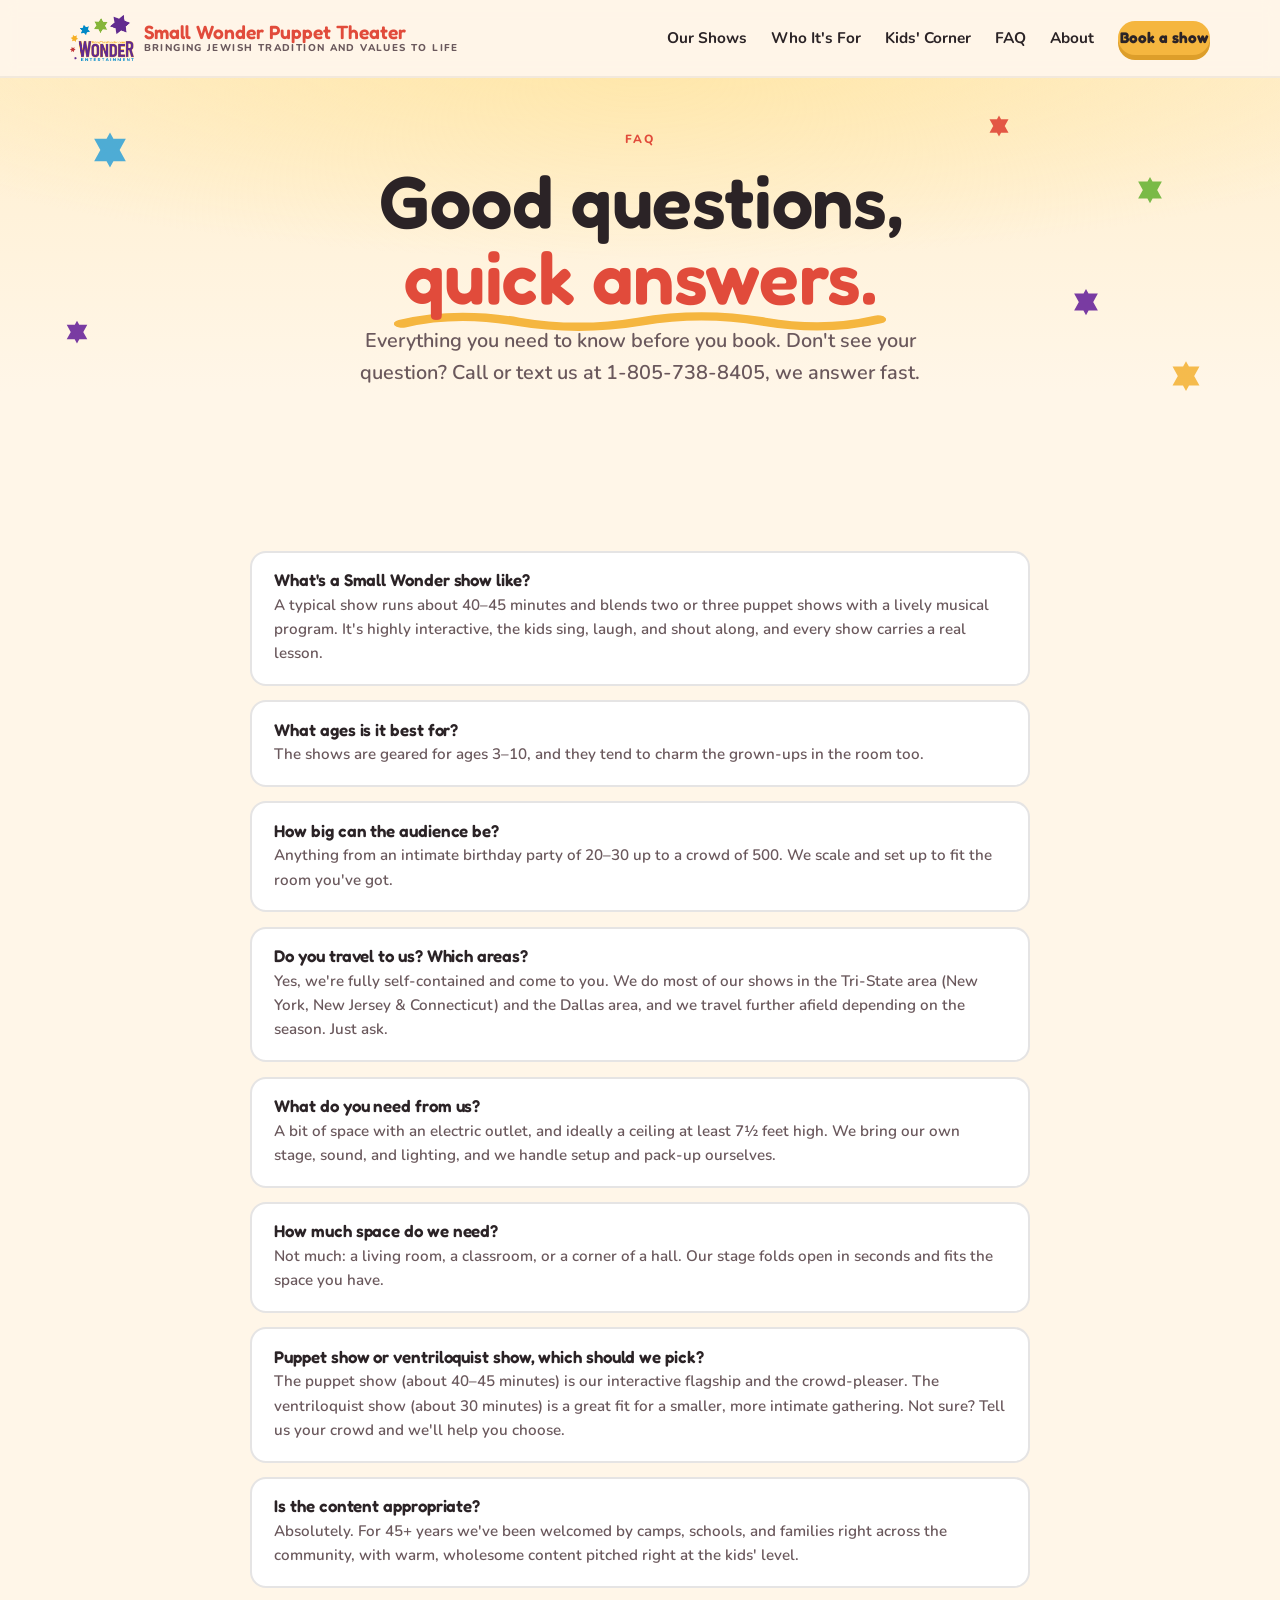
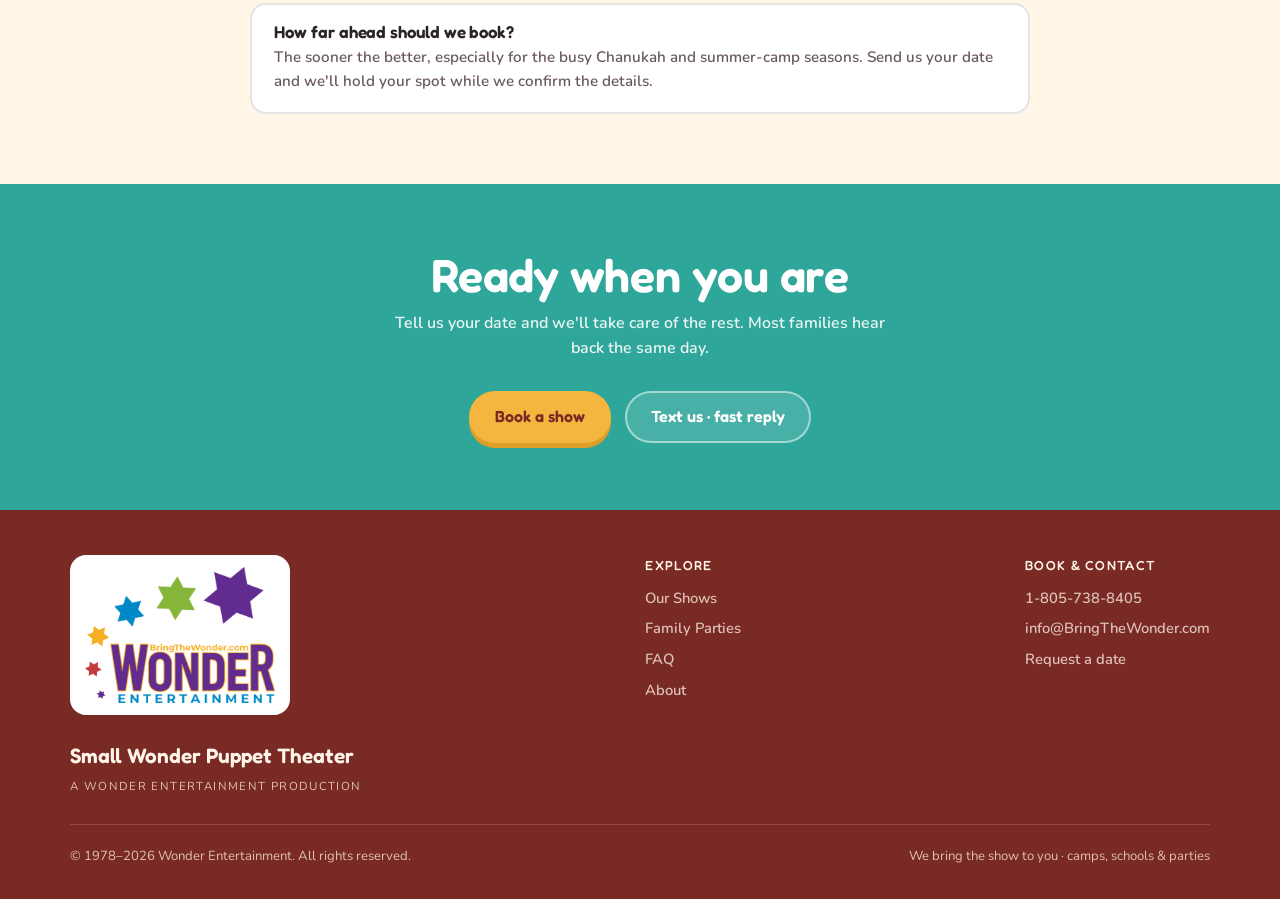
<file: faq.html>
<!DOCTYPE html>
<html lang="en">
<head>
<meta charset="UTF-8">
<meta name="viewport" content="width=device-width, initial-scale=1.0">
<title>FAQ · Small Wonder Puppet Theater</title>
<meta name="description" content="Answers to the common questions about booking a Small Wonder puppet show, ages, audience size, space, travel area, what we bring, and more.">
<link rel="preconnect" href="https://fonts.googleapis.com">
<link rel="preconnect" href="https://fonts.gstatic.com" crossorigin>
<link href="https://fonts.googleapis.com/css2?family=Fredoka:wght@400;500;600;700&family=Nunito:ital,wght@0,400;0,600;0,700;0,800;1,700&display=swap" rel="stylesheet">
<link rel="stylesheet" href="assets/css/site.css">
</head>
<body>

<!-- NAV -->
<header class="nav">
  <div class="wrap nav-inner">
    <a class="brand" href="index.html">
      <img class="brand-logo" src="assets/images/logo.png" alt="Wonder Entertainment logo">
      <span class="txt">
        <span class="name">Small Wonder Puppet Theater</span>
        <span class="sub">Bringing Jewish Tradition and Values to life</span>
      </span>
    </a>
    <nav class="nav-links" id="menu">
      <a href="shows.html">Our Shows</a>
      <a href="index.html#audiences">Who It's For</a>
      <a href="kids.html">Kids' Corner</a>
      <a href="faq.html">FAQ</a>
      <a href="about.html">About</a>
      <a href="book.html" class="btn btn-book">Book a show</a>
    </nav>
    <button class="hamburger" id="ham" aria-label="Menu"><span></span><span></span><span></span></button>
  </div>
</header>

<!-- HERO (compact) -->
<section class="hero" id="top">
  <div class="confetti" aria-hidden="true">
    <i class="c1"></i><i class="c2"></i><i class="c3"></i><i class="c4"></i>
    <i class="star s1"></i><i class="star s2"></i>
  </div>
  <div class="wrap">
    <div class="hero-head">
      <span class="eyebrow">FAQ</span>
      <h1>Good questions, <em class="squiggle">quick answers.</em></h1>
      <p class="lede">Everything you need to know before you book. Don't see your question? Call or text us at 1-805-738-8405, we answer fast.</p>
    </div>
  </div>
</section>

<!-- FAQ -->
<section class="section">
  <div class="wrap">
    <div class="faqs">
      <div class="faq">
        <h3>What's a Small Wonder show like?</h3>
        <p>A typical show runs about 40–45 minutes and blends two or three puppet shows with a lively musical program. It's highly interactive, the kids sing, laugh, and shout along, and every show carries a real lesson.</p>
      </div>
      <div class="faq">
        <h3>What ages is it best for?</h3>
        <p>The shows are geared for ages 3–10, and they tend to charm the grown-ups in the room too.</p>
      </div>
      <div class="faq">
        <h3>How big can the audience be?</h3>
        <p>Anything from an intimate birthday party of 20–30 up to a crowd of 500. We scale and set up to fit the room you've got.</p>
      </div>
      <div class="faq">
        <h3>Do you travel to us? Which areas?</h3>
        <p>Yes, we're fully self-contained and come to you. We do most of our shows in the Tri-State area (New York, New Jersey &amp; Connecticut) and the Dallas area, and we travel further afield depending on the season. Just ask.</p>
      </div>
      <div class="faq">
        <h3>What do you need from us?</h3>
        <p>A bit of space with an electric outlet, and ideally a ceiling at least 7½ feet high. We bring our own stage, sound, and lighting, and we handle setup and pack-up ourselves.</p>
      </div>
      <div class="faq">
        <h3>How much space do we need?</h3>
        <p>Not much: a living room, a classroom, or a corner of a hall. Our stage folds open in seconds and fits the space you have.</p>
      </div>
      <div class="faq">
        <h3>Puppet show or ventriloquist show, which should we pick?</h3>
        <p>The puppet show (about 40–45 minutes) is our interactive flagship and the crowd-pleaser. The ventriloquist show (about 30 minutes) is a great fit for a smaller, more intimate gathering. Not sure? Tell us your crowd and we'll help you choose.</p>
      </div>
      <div class="faq">
        <h3>Is the content appropriate?</h3>
        <p>Absolutely. For 45+ years we've been welcomed by camps, schools, and families right across the community, with warm, wholesome content pitched right at the kids' level.</p>
      </div>
      <div class="faq">
        <h3>How far ahead should we book?</h3>
        <p>The sooner the better, especially for the busy Chanukah and summer-camp seasons. Send us your date and we'll hold your spot while we confirm the details.</p>
      </div>
    </div>
  </div>
</section>

<!-- CLOSING CTA -->
<section class="closing">
  <div class="wrap">
    <h2>Ready when you are</h2>
    <p>Tell us your date and we'll take care of the rest. Most families hear back the same day.</p>
    <div class="hero-cta">
      <a href="book.html" class="btn btn-book">Book a show</a>
      <a href="sms:+18057388405" class="btn btn-ghost">Text us &middot; fast reply</a>
    </div>
  </div>
</section>

<!-- FOOTER -->
<footer>
  <div class="wrap">
    <div class="foot-top">
      <div class="foot-brand">
        <span class="foot-logo"><img src="assets/images/logo.png" alt="Wonder Entertainment logo"></span>
        <div class="name">Small Wonder Puppet Theater</div>
        <div class="prod">A Wonder Entertainment production</div>
      </div>
      <div class="foot-col">
        <h4>Explore</h4>
        <a href="shows.html">Our Shows</a>
        <a href="parties.html">Family Parties</a>
        <a href="faq.html">FAQ</a>
        <a href="about.html">About</a>
      </div>
      <div class="foot-col">
        <h4>Book &amp; contact</h4>
        <a href="tel:+18057388405">1-805-738-8405</a>
        <a href="mailto:info@BringTheWonder.com">info@BringTheWonder.com</a>
        <a href="book.html">Request a date</a>
      </div>
    </div>
    <div class="foot-bottom">
      <span>&copy; 1978&ndash;2026 Wonder Entertainment. All rights reserved.</span>
      <span>We bring the show to you &middot; camps, schools &amp; parties</span>
    </div>
  </div>
</footer>

<script src="assets/js/site.js" defer></script>
</body>
</html>
</file>
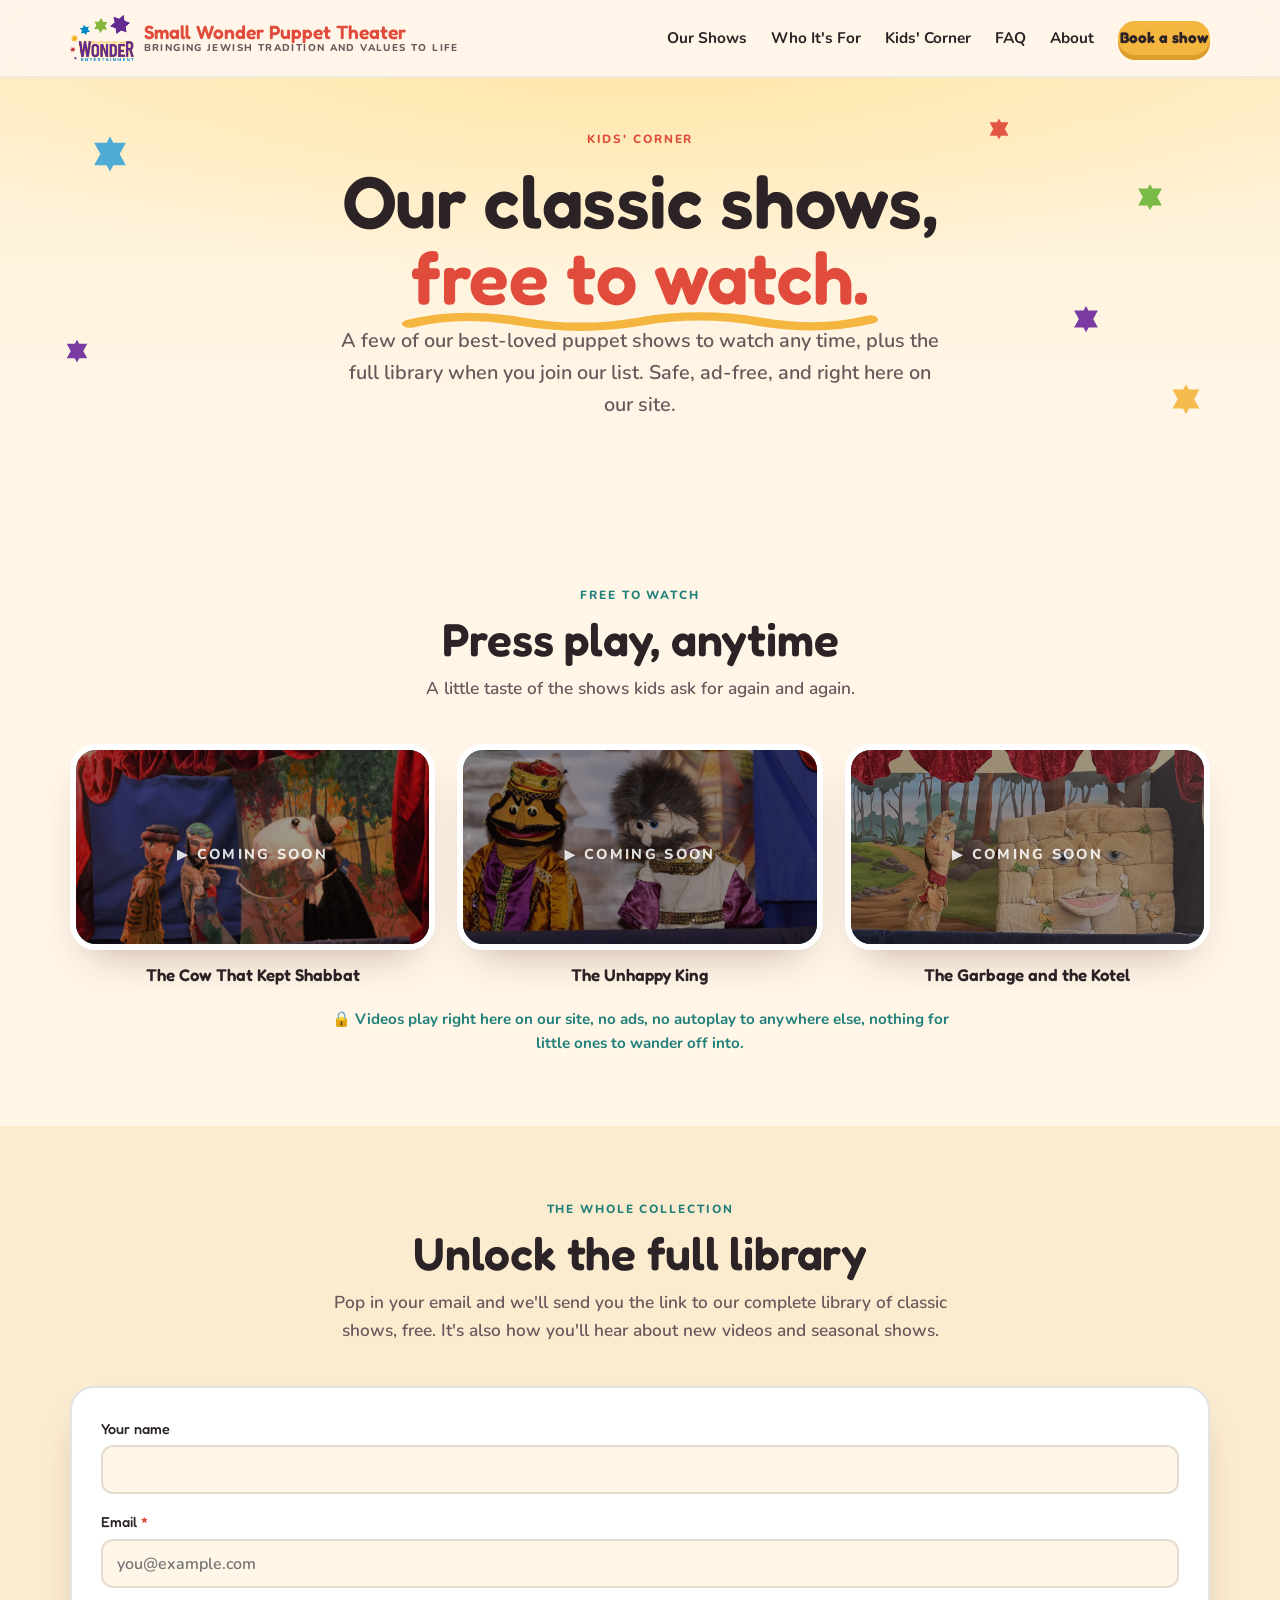
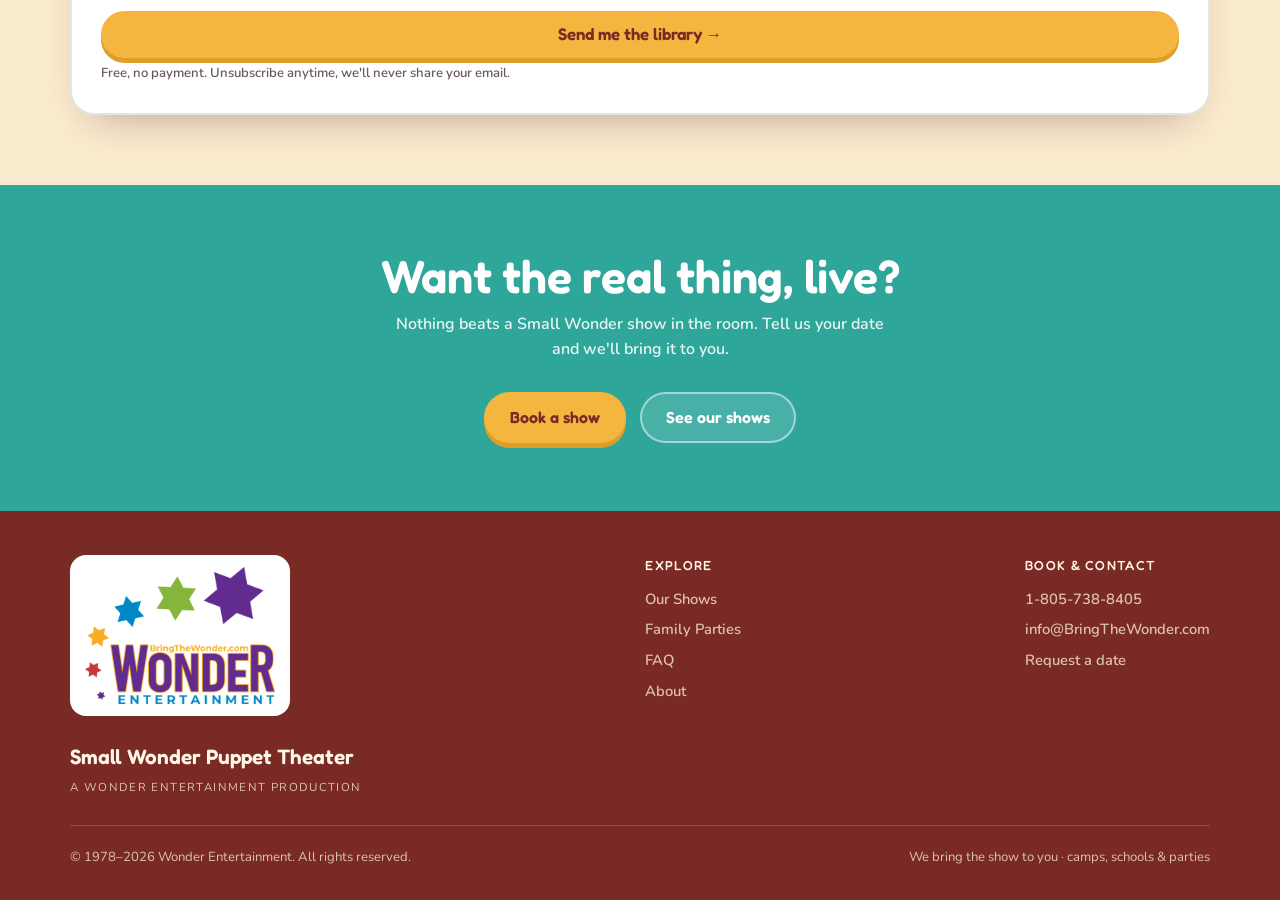
<file: kids.html>
<!DOCTYPE html>
<html lang="en">
<head>
<meta charset="UTF-8">
<meta name="viewport" content="width=device-width, initial-scale=1.0">
<title>Kids' Corner · Small Wonder Puppet Theater</title>
<meta name="description" content="Watch classic Small Wonder puppet shows, a few free for everyone, plus the full library. Safe, ad-free viewing, right on our site.">
<link rel="preconnect" href="https://fonts.googleapis.com">
<link rel="preconnect" href="https://fonts.gstatic.com" crossorigin>
<link href="https://fonts.googleapis.com/css2?family=Fredoka:wght@400;500;600;700&family=Nunito:ital,wght@0,400;0,600;0,700;0,800;1,700&display=swap" rel="stylesheet">
<link rel="stylesheet" href="assets/css/site.css">
</head>
<body>

<!-- NAV -->
<header class="nav">
  <div class="wrap nav-inner">
    <a class="brand" href="index.html">
      <img class="brand-logo" src="assets/images/logo.png" alt="Wonder Entertainment logo">
      <span class="txt">
        <span class="name">Small Wonder Puppet Theater</span>
        <span class="sub">Bringing Jewish Tradition and Values to life</span>
      </span>
    </a>
    <nav class="nav-links" id="menu">
      <a href="shows.html">Our Shows</a>
      <a href="index.html#audiences">Who It's For</a>
      <a href="kids.html">Kids' Corner</a>
      <a href="faq.html">FAQ</a>
      <a href="about.html">About</a>
      <a href="book.html" class="btn btn-book">Book a show</a>
    </nav>
    <button class="hamburger" id="ham" aria-label="Menu"><span></span><span></span><span></span></button>
  </div>
</header>

<!-- HERO -->
<section class="hero" id="top">
  <div class="confetti" aria-hidden="true">
    <i class="c1"></i><i class="c2"></i><i class="c3"></i><i class="c4"></i>
    <i class="star s1"></i><i class="star s2"></i>
  </div>
  <div class="wrap">
    <div class="hero-head">
      <span class="eyebrow">Kids' Corner</span>
      <h1>Our classic shows, <em class="squiggle">free to watch.</em></h1>
      <p class="lede">A few of our best-loved puppet shows to watch any time, plus the full library when you join our list. Safe, ad-free, and right here on our site.</p>
    </div>
  </div>
</section>

<!-- FREE TO WATCH -->
<section class="section">
  <div class="wrap">
    <div class="section-head">
      <span class="eyebrow">Free to watch</span>
      <h2>Press play, anytime</h2>
      <p>A little taste of the shows kids ask for again and again.</p>
    </div>
    <div class="video-grid">
      <figure class="kids-card">
        <div class="videocard soon">
          <picture><source type="image/webp" srcset="assets/images/show-1.webp"><img class="poster" src="assets/images/show-1.jpg" alt="The Cow That Kept Shabbat" loading="lazy"></picture>
          <span class="ph">▶ Coming soon</span>
        </div>
        <figcaption>The Cow That Kept Shabbat</figcaption>
      </figure>
      <figure class="kids-card">
        <div class="videocard soon">
          <picture><source type="image/webp" srcset="assets/images/show-2.webp"><img class="poster" src="assets/images/show-2.jpg" alt="The Unhappy King" loading="lazy"></picture>
          <span class="ph">▶ Coming soon</span>
        </div>
        <figcaption>The Unhappy King</figcaption>
      </figure>
      <figure class="kids-card">
        <div class="videocard soon">
          <picture><source type="image/webp" srcset="assets/images/show-3.webp"><img class="poster" src="assets/images/show-3.jpg" alt="The Garbage and the Kotel" loading="lazy"></picture>
          <span class="ph">▶ Coming soon</span>
        </div>
        <figcaption>The Garbage and the Kotel</figcaption>
      </figure>
    </div>
    <p class="safe-note">Videos play right here on our site, no ads, no autoplay to anywhere else, nothing for little ones to wander off into.</p>
  </div>
</section>

<!-- UNLOCK THE FULL LIBRARY -->
<section class="section how" id="library">
  <div class="wrap">
    <div class="section-head">
      <span class="eyebrow">The whole collection</span>
      <h2>Unlock the full library</h2>
      <p>Pop in your email and we'll send you the link to our complete library of classic shows, free. It's also how you'll hear about new videos and seasonal shows.</p>
    </div>

    <div class="form-wrap signup-card">
      <form data-book class="form-card">
        <input type="hidden" name="access_key" value="1a75ba21-f5fe-4269-a7a1-73f07f6ef993">
        <input type="hidden" name="subject" value="New Kids' Corner signup, Small Wonder">
        <input type="hidden" name="from_name" value="Small Wonder website">
        <input type="checkbox" name="botcheck" tabindex="-1" autocomplete="off" style="display:none" aria-hidden="true">

        <div class="field">
          <label for="sname">Your name</label>
          <input id="sname" type="text" name="Name" autocomplete="name">
        </div>
        <div class="field">
          <label for="semail">Email <span class="req">*</span></label>
          <input id="semail" type="email" name="Email" required autocomplete="email" placeholder="you@example.com">
        </div>

        <button type="submit" class="btn btn-book form-submit">Send me the library →</button>
        <p class="form-note">Free, no payment. Unsubscribe anytime, we'll never share your email.</p>
        <div class="form-error">
          That didn't send just now. Please email <a href="mailto:info@BringTheWonder.com">info@BringTheWonder.com</a> and we'll send you the link.
        </div>
      </form>

      <div class="book-success" role="status" aria-live="polite">
        <div class="big">🎉</div>
        <h3>You're on the list!</h3>
        <p>Thanks, we'll send the link to the full library to your inbox shortly. Keep an eye out for new shows, too.</p>
      </div>
    </div>
  </div>
</section>

<!-- CLOSING CTA -->
<section class="closing">
  <div class="wrap">
    <h2>Want the real thing, live?</h2>
    <p>Nothing beats a Small Wonder show in the room. Tell us your date and we'll bring it to you.</p>
    <div class="hero-cta">
      <a href="book.html" class="btn btn-book">Book a show</a>
      <a href="shows.html" class="btn btn-ghost">See our shows</a>
    </div>
  </div>
</section>

<!-- FOOTER -->
<footer>
  <div class="wrap">
    <div class="foot-top">
      <div class="foot-brand">
        <span class="foot-logo"><img src="assets/images/logo.png" alt="Wonder Entertainment logo"></span>
        <div class="name">Small Wonder Puppet Theater</div>
        <div class="prod">A Wonder Entertainment production</div>
      </div>
      <div class="foot-col">
        <h4>Explore</h4>
        <a href="shows.html">Our Shows</a>
        <a href="parties.html">Family Parties</a>
        <a href="faq.html">FAQ</a>
        <a href="about.html">About</a>
      </div>
      <div class="foot-col">
        <h4>Book &amp; contact</h4>
        <a href="tel:+18057388405">1-805-738-8405</a>
        <a href="mailto:info@BringTheWonder.com">info@BringTheWonder.com</a>
        <a href="book.html">Request a date</a>
      </div>
    </div>
    <div class="foot-bottom">
      <span>&copy; 1978&ndash;2026 Wonder Entertainment. All rights reserved.</span>
      <span>We bring the show to you &middot; camps, schools &amp; parties</span>
    </div>
  </div>
</footer>

<script src="assets/js/site.js" defer></script>
</body>
</html>
</file>
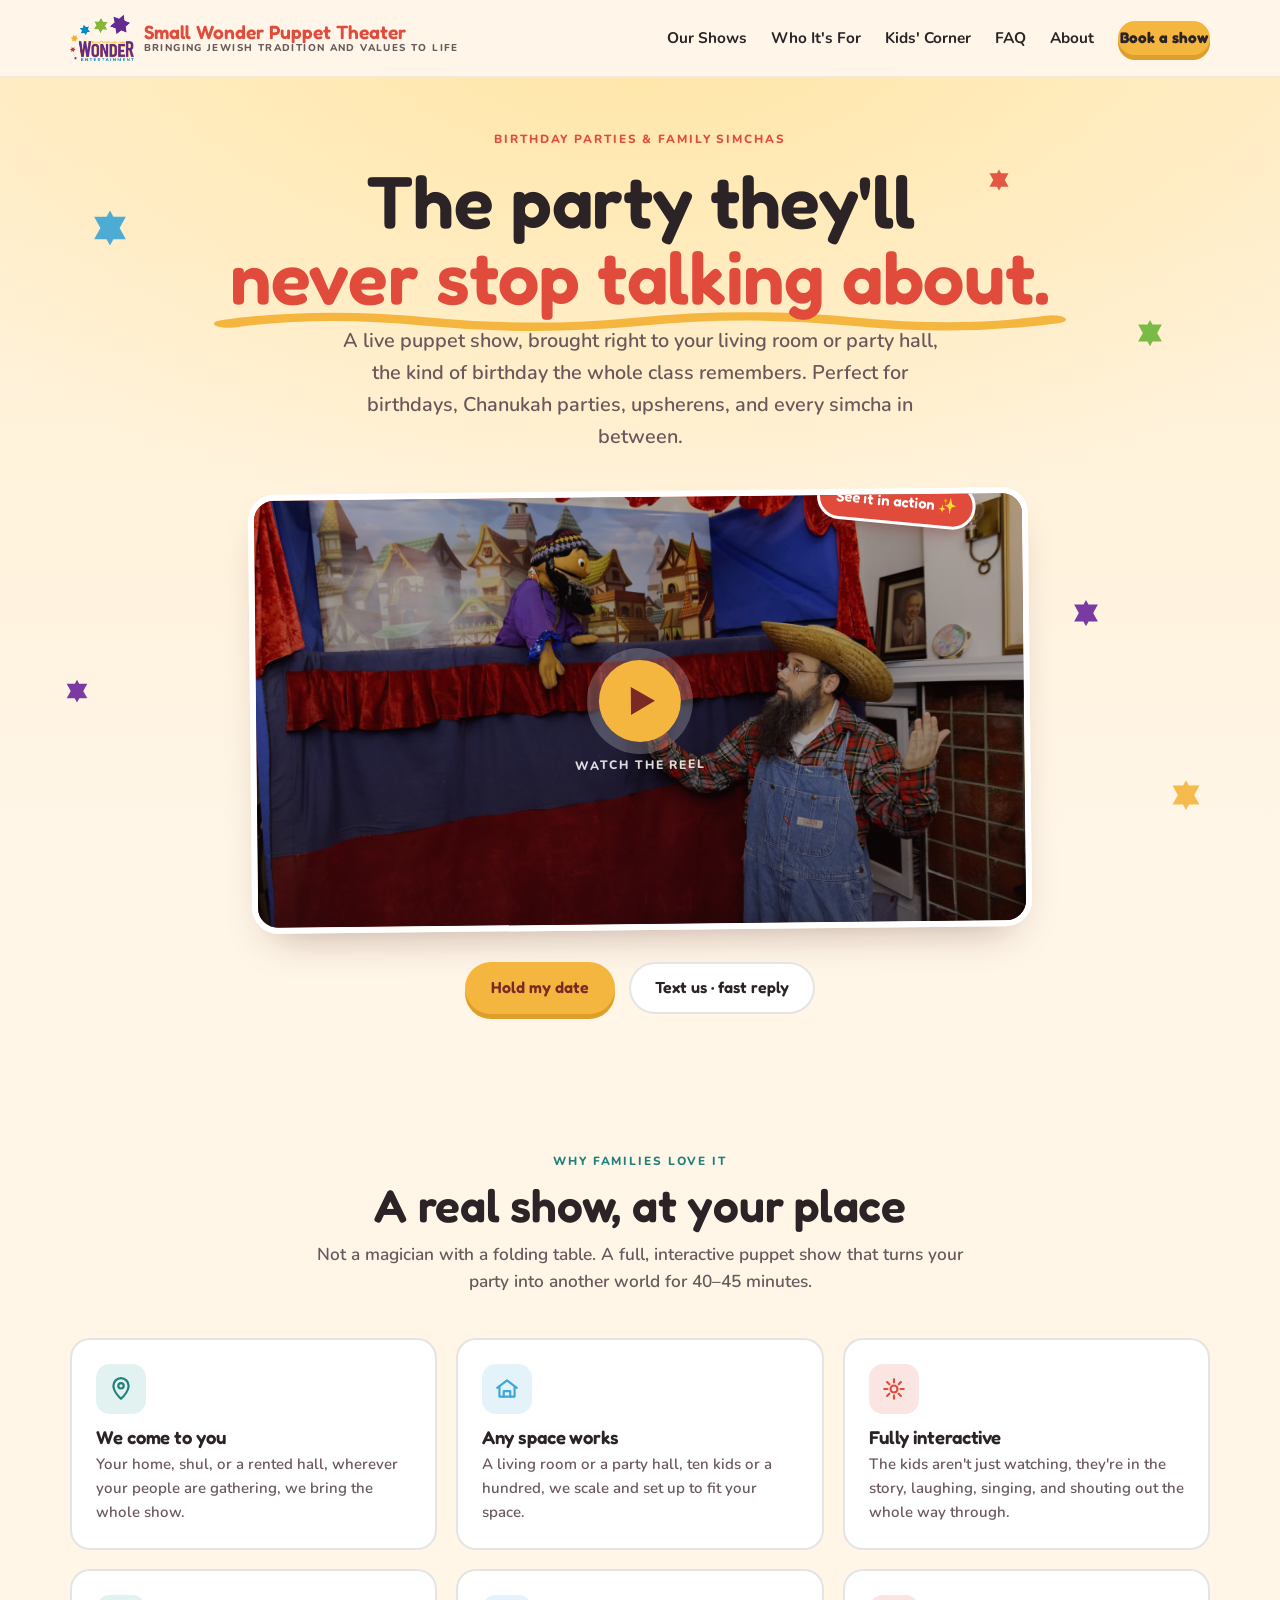
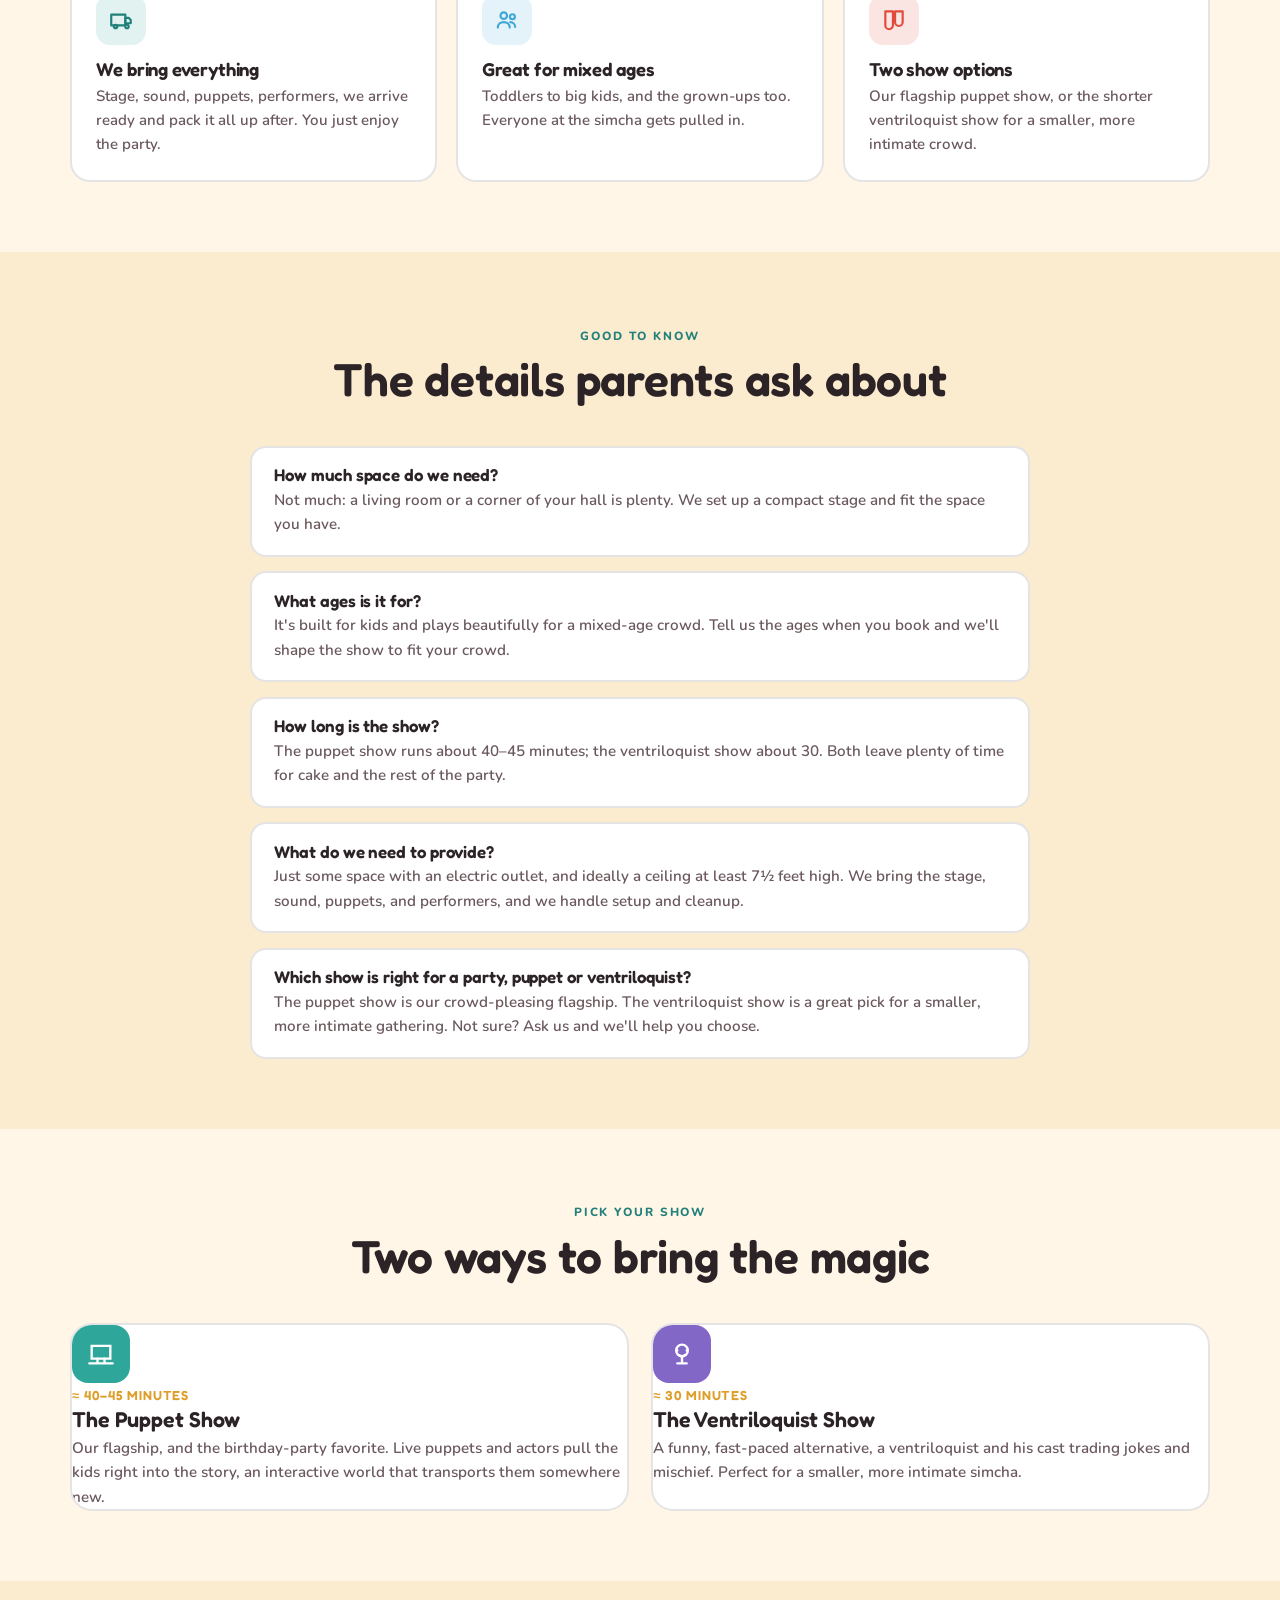
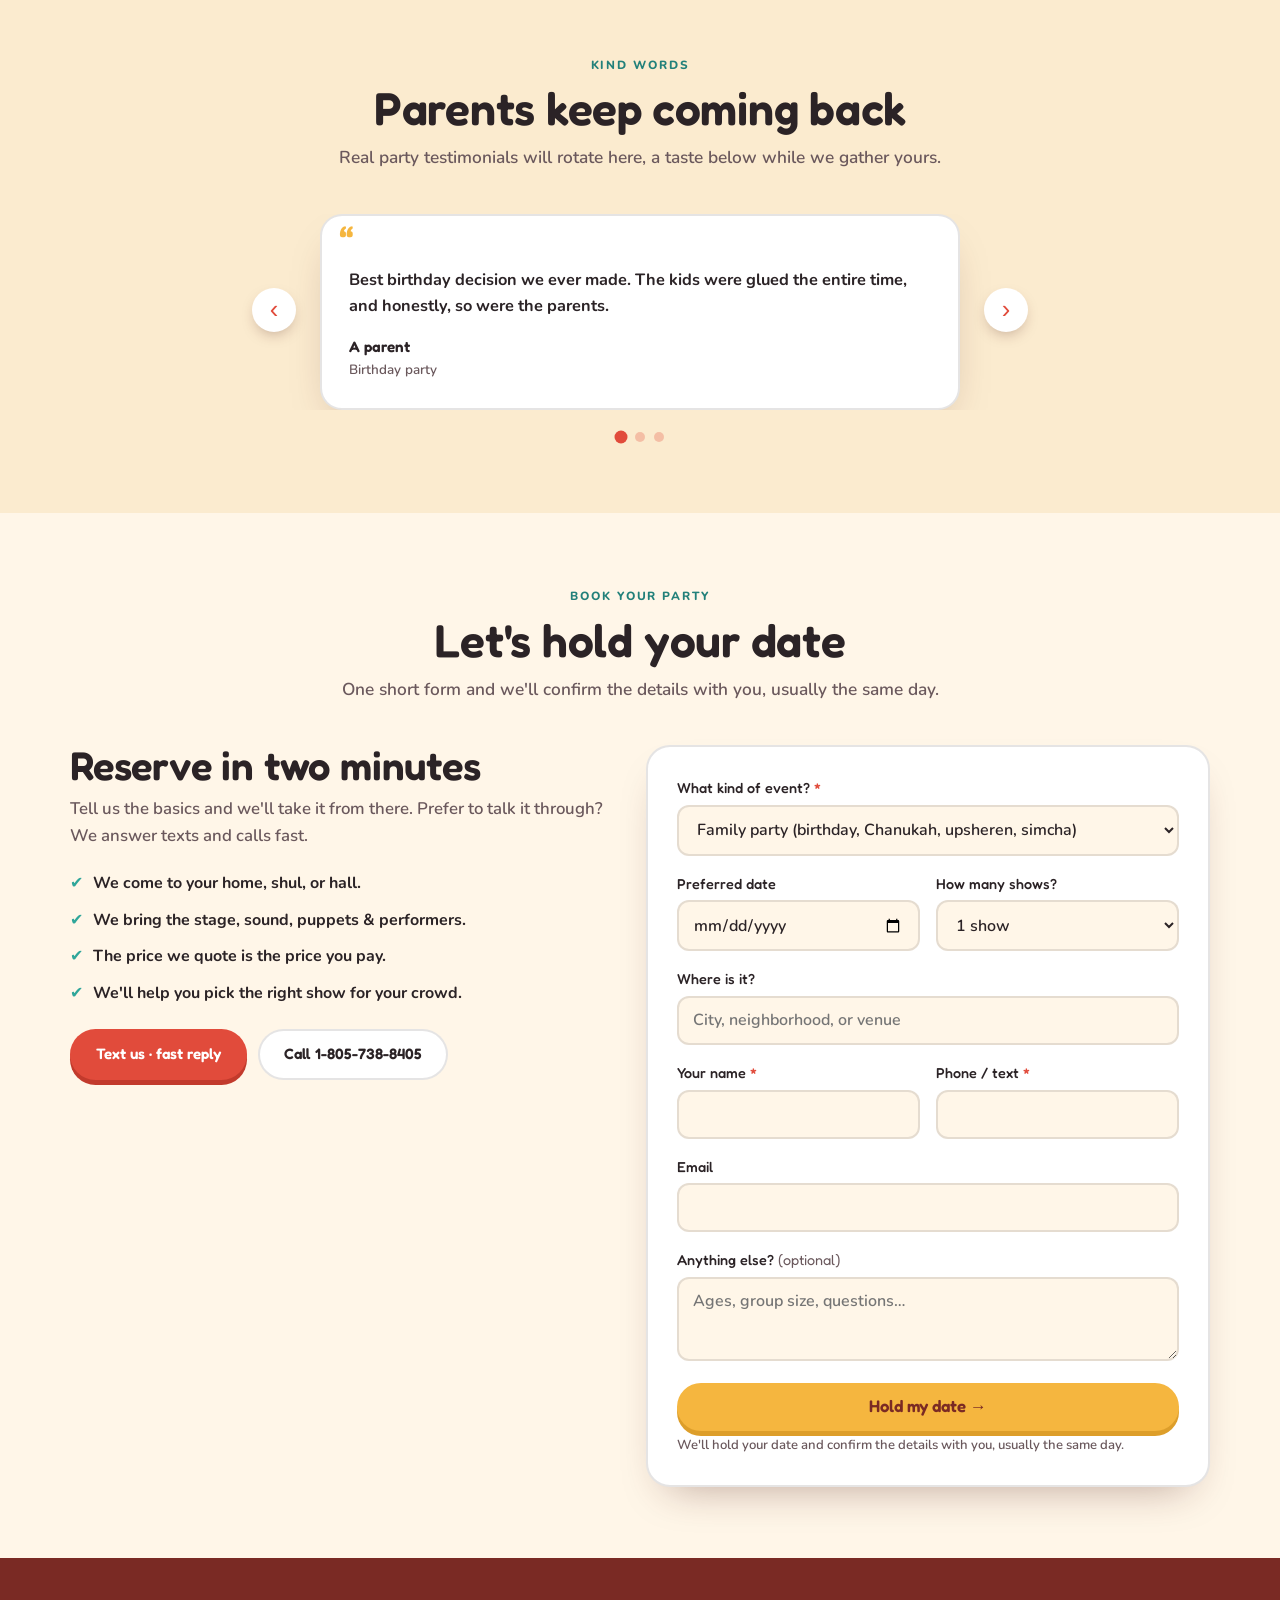
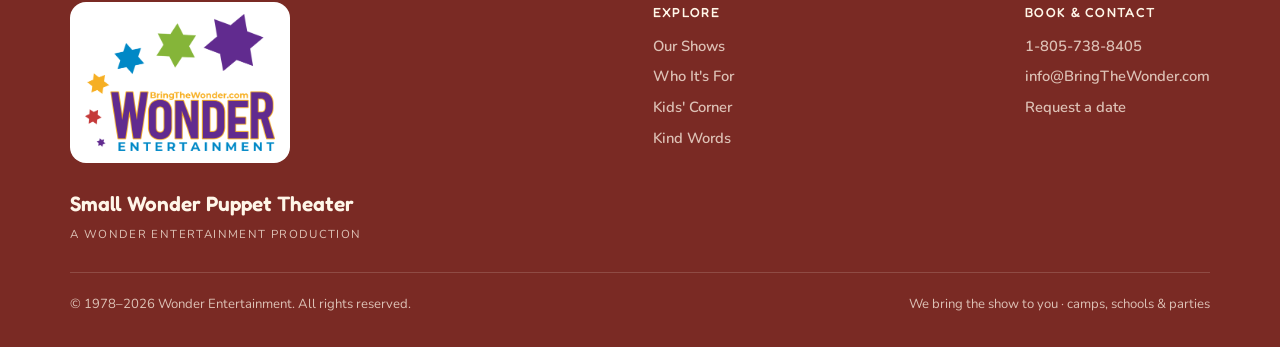
<file: parties.html>
<!DOCTYPE html>
<html lang="en">
<head>
<meta charset="UTF-8">
<meta name="viewport" content="width=device-width, initial-scale=1.0">
<title>Birthday Parties & Family Simchas · Small Wonder Puppet Theater</title>
<meta name="description" content="A live puppet show for your child's birthday party, Chanukah party, upsheren, or any simcha, brought right to your home or hall. Book Small Wonder.">
<link rel="preconnect" href="https://fonts.googleapis.com">
<link rel="preconnect" href="https://fonts.gstatic.com" crossorigin>
<link href="https://fonts.googleapis.com/css2?family=Fredoka:wght@400;500;600;700&family=Nunito:ital,wght@0,400;0,600;0,700;0,800;1,700&display=swap" rel="stylesheet">
<link rel="stylesheet" href="assets/css/site.css">
</head>
<body>

<!-- NAV -->
<header class="nav">
  <div class="wrap nav-inner">
    <a class="brand" href="index.html">
      <img class="brand-logo" src="assets/images/logo.png" alt="Wonder Entertainment logo">
      <span class="txt">
        <span class="name">Small Wonder Puppet Theater</span>
        <span class="sub">Bringing Jewish Tradition and Values to life</span>
      </span>
    </a>
    <nav class="nav-links" id="menu">
      <a href="shows.html">Our Shows</a>
      <a href="index.html#audiences">Who It's For</a>
      <a href="kids.html">Kids' Corner</a>
      <a href="faq.html">FAQ</a>
      <a href="about.html">About</a>
      <a href="#book" class="btn btn-book">Book a show</a>
    </nav>
    <button class="hamburger" id="ham" aria-label="Menu"><span></span><span></span><span></span></button>
  </div>
</header>

<!-- HERO -->
<section class="hero" id="top">
  <div class="confetti" aria-hidden="true">
    <i class="c1"></i><i class="c2"></i><i class="c3"></i><i class="c4"></i>
    <i class="star s1"></i><i class="star s2"></i>
  </div>
  <div class="wrap">
    <div class="hero-head">
      <span class="eyebrow">Birthday parties &amp; family simchas</span>
      <h1>The party they'll <em class="squiggle">never stop talking about.</em></h1>
      <p class="lede">A live puppet show, brought right to your living room or party hall, the kind of birthday the whole class remembers. Perfect for birthdays, Chanukah parties, upsherens, and every simcha in between.</p>
    </div>

    <div class="videocard alt" data-yt="9ojQ0W3WSJo">
      <picture>
        <source type="image/webp" srcset="assets/images/hero-parties.webp">
        <img class="poster" src="assets/images/hero-parties.jpg" alt="A Small Wonder puppeteer performing with a puppet on the storybook stage">
      </picture>
      <span class="sticker">See it in action ✨</span>
      <div class="play" aria-hidden="true"></div>
      <span class="ph">Watch the reel</span>
    </div>

    <div class="hero-cta">
      <a href="#book" class="btn btn-book">Hold my date</a>
      <a href="sms:+18057388405" class="btn btn-ghost">Text us &middot; fast reply</a>
    </div>
  </div>
</section>

<!-- WHY FAMILIES BOOK US -->
<section class="section">
  <div class="wrap">
    <div class="section-head">
      <span class="eyebrow">Why families love it</span>
      <h2>A real show, at your place</h2>
      <p>Not a magician with a folding table. A full, interactive puppet show that turns your party into another world for 40–45 minutes.</p>
    </div>
    <div class="features">
      <div class="feature">
        <div class="fico"><svg width="26" height="26" viewBox="0 0 24 24" fill="none" stroke="currentColor" stroke-width="2" stroke-linecap="round" stroke-linejoin="round"><path d="M12 21s7-6.3 7-12a7 7 0 1 0-14 0c0 5.7 7 12 7 12z"/><circle cx="12" cy="9" r="2.5"/></svg></div>
        <h3>We come to you</h3>
        <p>Your home, shul, or a rented hall, wherever your people are gathering, we bring the whole show.</p>
      </div>
      <div class="feature">
        <div class="fico"><svg width="26" height="26" viewBox="0 0 24 24" fill="none" stroke="currentColor" stroke-width="2" stroke-linecap="round" stroke-linejoin="round"><path d="M3 11 12 4l9 7"/><path d="M5 10v9h14v-9"/><path d="M9 19v-5h6v5"/></svg></div>
        <h3>Any space works</h3>
        <p>A living room or a party hall, ten kids or a hundred, we scale and set up to fit your space.</p>
      </div>
      <div class="feature">
        <div class="fico"><svg width="26" height="26" viewBox="0 0 24 24" fill="none" stroke="currentColor" stroke-width="2" stroke-linecap="round" stroke-linejoin="round"><path d="M12 3v3M12 18v3M3 12h3M18 12h3M5.6 5.6l2.1 2.1M16.3 16.3l2.1 2.1M18.4 5.6l-2.1 2.1M7.7 16.3l-2.1 2.1"/><circle cx="12" cy="12" r="3.2"/></svg></div>
        <h3>Fully interactive</h3>
        <p>The kids aren't just watching, they're in the story, laughing, singing, and shouting out the whole way through.</p>
      </div>
      <div class="feature">
        <div class="fico"><svg width="26" height="26" viewBox="0 0 24 24" fill="none" stroke="currentColor" stroke-width="2" stroke-linecap="round" stroke-linejoin="round"><path d="M3 7h13v10H3z"/><path d="M16 10h3l2 2v3h-5z"/><circle cx="7" cy="18" r="1.6"/><circle cx="17.5" cy="18" r="1.6"/></svg></div>
        <h3>We bring everything</h3>
        <p>Stage, sound, puppets, performers, we arrive ready and pack it all up after. You just enjoy the party.</p>
      </div>
      <div class="feature">
        <div class="fico"><svg width="26" height="26" viewBox="0 0 24 24" fill="none" stroke="currentColor" stroke-width="2" stroke-linecap="round" stroke-linejoin="round"><circle cx="9" cy="8" r="3"/><circle cx="17" cy="9" r="2.3"/><path d="M3.5 19c0-3 2.5-5 5.5-5s5.5 2 5.5 5"/><path d="M15 14c2.4 0 4.5 1.8 4.5 4.4"/></svg></div>
        <h3>Great for mixed ages</h3>
        <p>Toddlers to big kids, and the grown-ups too. Everyone at the simcha gets pulled in.</p>
      </div>
      <div class="feature">
        <div class="fico"><svg width="26" height="26" viewBox="0 0 24 24" fill="none" stroke="currentColor" stroke-width="2" stroke-linecap="round" stroke-linejoin="round"><path d="M4 4h7v13a3.5 3.5 0 0 1-7 0z"/><path d="M13 4h7v10a3.5 3.5 0 0 1-7 0z"/></svg></div>
        <h3>Two show options</h3>
        <p>Our flagship puppet show, or the shorter ventriloquist show for a smaller, more intimate crowd.</p>
      </div>
    </div>
  </div>
</section>

<!-- REASSURANCE / FAQ-LITE -->
<section class="section how">
  <div class="wrap">
    <div class="section-head">
      <span class="eyebrow">Good to know</span>
      <h2>The details parents ask about</h2>
    </div>
    <div class="faqs">
      <div class="faq">
        <h3>How much space do we need?</h3>
        <p>Not much: a living room or a corner of your hall is plenty. We set up a compact stage and fit the space you have.</p>
      </div>
      <div class="faq">
        <h3>What ages is it for?</h3>
        <p>It's built for kids and plays beautifully for a mixed-age crowd. Tell us the ages when you book and we'll shape the show to fit your crowd.</p>
      </div>
      <div class="faq">
        <h3>How long is the show?</h3>
        <p>The puppet show runs about 40–45 minutes; the ventriloquist show about 30. Both leave plenty of time for cake and the rest of the party.</p>
      </div>
      <div class="faq">
        <h3>What do we need to provide?</h3>
        <p>Just some space with an electric outlet, and ideally a ceiling at least 7½ feet high. We bring the stage, sound, puppets, and performers, and we handle setup and cleanup.</p>
      </div>
      <div class="faq">
        <h3>Which show is right for a party, puppet or ventriloquist?</h3>
        <p>The puppet show is our crowd-pleasing flagship. The ventriloquist show is a great pick for a smaller, more intimate gathering. Not sure? Ask us and we'll help you choose.</p>
      </div>
    </div>
  </div>
</section>

<!-- WHICH SHOW -->
<section class="section" id="shows">
  <div class="wrap">
    <div class="section-head">
      <span class="eyebrow">Pick your show</span>
      <h2>Two ways to bring the magic</h2>
    </div>
    <div class="shows">
      <div class="show">
        <div class="tag"><svg width="28" height="28" viewBox="0 0 24 24" fill="none" stroke="currentColor" stroke-width="2" stroke-linecap="round"><path d="M4 5h16v11H4z"/><path d="M2 20h20M9 16v4M15 16v4"/></svg></div>
        <div><span class="len">≈ 40–45 minutes</span><h3>The Puppet Show</h3><p>Our flagship, and the birthday-party favorite. Live puppets and actors pull the kids right into the story, an interactive world that transports them somewhere new.</p></div>
      </div>
      <div class="show">
        <div class="tag"><svg width="28" height="28" viewBox="0 0 24 24" fill="none" stroke="currentColor" stroke-width="2" stroke-linecap="round"><circle cx="12" cy="9" r="5"/><path d="M8 9h.01M16 9h.01M9.5 13c1.5 1 3.5 1 5 0M12 14v6M8 20h8"/></svg></div>
        <div><span class="len">≈ 30 minutes</span><h3>The Ventriloquist Show</h3><p>A funny, fast-paced alternative, a ventriloquist and his cast trading jokes and mischief. Perfect for a smaller, more intimate simcha.</p></div>
      </div>
    </div>
  </div>
</section>

<!-- TESTIMONIALS -->
<section class="section how" id="reviews">
  <div class="wrap">
    <div class="section-head">
      <span class="eyebrow">Kind words</span>
      <h2>Parents keep coming back</h2>
      <p>Real party testimonials will rotate here, a taste below while we gather yours.</p>
    </div>

    <div class="tcarousel" id="tCarousel">
      <button class="tarrow prev" id="tPrev" aria-label="Previous testimonial">&lsaquo;</button>
      <div class="tviewport">
        <div class="ttrack" id="tTrack">
          <div class="tslide">
            <div class="quote">
              <p>Best birthday decision we ever made. The kids were glued the entire time, and honestly, so were the parents.</p>
              <div class="who">A parent</div>
              <div class="where">Birthday party</div>
            </div>
          </div>
          <div class="tslide">
            <div class="quote">
              <p>We booked for our son's upsheren and it was perfect, warm, funny, and completely at the kids' level. Everyone was talking about it.</p>
              <div class="who">A parent</div>
              <div class="where">Upsheren</div>
            </div>
          </div>
          <div class="tslide">
            <div class="quote">
              <p>Our Chanukah party finally had a real "wow." They set up right in our living room and transformed the whole night.</p>
              <div class="who">A host</div>
              <div class="where">Chanukah party</div>
            </div>
          </div>
        </div>
      </div>
      <button class="tarrow next" id="tNext" aria-label="Next testimonial">&rsaquo;</button>
      <div class="tdots" id="tDots"></div>
    </div>
  </div>
</section>

<!-- BOOKING (pre-tagged Family party) -->
<section class="section" id="book">
  <div class="wrap">
    <div class="section-head">
      <span class="eyebrow">Book your party</span>
      <h2>Let's hold your date</h2>
      <p>One short form and we'll confirm the details with you, usually the same day.</p>
    </div>
    <div class="book-grid">

      <div class="book-aside">
        <h2>Reserve in two minutes</h2>
        <p class="lede">Tell us the basics and we'll take it from there. Prefer to talk it through? We answer texts and calls fast.</p>
        <ul class="book-list">
          <li>We come to your home, shul, or hall.</li>
          <li>We bring the stage, sound, puppets &amp; performers.</li>
          <li>The price we quote is the price you pay.</li>
          <li>We'll help you pick the right show for your crowd.</li>
        </ul>
        <div class="contact-methods">
          <a href="sms:+18057388405" class="btn btn-red">Text us · fast reply</a>
          <a href="tel:+18057388405" class="btn btn-ghost">Call 1-805-738-8405</a>
        </div>
      </div>

      <div class="form-wrap">
        <form data-book data-segment="Family party" class="form-card">
          <!-- Web3Forms delivery (works on any static host). Paste your access key below. -->
          <input type="hidden" name="access_key" value="1a75ba21-f5fe-4269-a7a1-73f07f6ef993">
          <input type="hidden" name="subject" value="New party inquiry, Small Wonder Puppet Theater">
          <input type="hidden" name="from_name" value="Small Wonder website">
          <input type="checkbox" name="botcheck" tabindex="-1" autocomplete="off" style="display:none" aria-hidden="true">

          <div class="field">
            <label for="etype">What kind of event? <span class="req">*</span></label>
            <select id="etype" name="Event type" required>
              <option value="">Choose one…</option>
              <option value="Family party">Family party (birthday, Chanukah, upsheren, simcha)</option>
              <option value="Summer camp">Summer camp</option>
              <option value="School or organization">School or organization</option>
              <option value="Other">Something else</option>
            </select>
          </div>

          <div class="field-row">
            <div class="field">
              <label for="edate">Preferred date</label>
              <input id="edate" type="date" name="Event date">
            </div>
            <div class="field">
              <label for="eshows">How many shows?</label>
              <select id="eshows" name="Number of shows">
                <option value="1">1 show</option>
                <option value="2">2 shows</option>
                <option value="3+">3 or more</option>
                <option value="Not sure">Not sure yet</option>
              </select>
            </div>
          </div>

          <div class="field">
            <label for="eloc">Where is it?</label>
            <input id="eloc" type="text" name="Location" placeholder="City, neighborhood, or venue">
          </div>

          <div class="field-row">
            <div class="field">
              <label for="ename">Your name <span class="req">*</span></label>
              <input id="ename" type="text" name="Name" required autocomplete="name">
            </div>
            <div class="field">
              <label for="ephone">Phone / text <span class="req">*</span></label>
              <input id="ephone" type="tel" name="Phone" required autocomplete="tel">
            </div>
          </div>

          <div class="field">
            <label for="eemail">Email</label>
            <input id="eemail" type="email" name="Email" autocomplete="email">
          </div>

          <div class="field">
            <label for="enotes">Anything else? <span style="font-weight:400;color:var(--ink-soft)">(optional)</span></label>
            <textarea id="enotes" name="Notes" placeholder="Ages, group size, questions…"></textarea>
          </div>

          <button type="submit" class="btn btn-book form-submit">Hold my date →</button>
          <p class="form-note">We'll hold your date and confirm the details with you, usually the same day.</p>
          <div class="form-error">
            That didn't send just now. Please call or text <a href="tel:+18057388405">1-805-738-8405</a> and we'll get you right on the calendar.
          </div>
        </form>

        <div class="book-success" role="status" aria-live="polite">
          <div class="big">🎉</div>
          <h3>We're holding your date!</h3>
          <p>Thanks, we've got your request and we'll confirm the details shortly, usually the same day.</p>
          <div class="contact-methods" style="justify-content:center">
            <a href="sms:+18057388405" class="btn btn-red">Text us now</a>
            <a href="tel:+18057388405" class="btn btn-ghost">Call 1-805-738-8405</a>
          </div>
        </div>
      </div>

    </div>
  </div>
</section>

<!-- FOOTER -->
<footer>
  <div class="wrap">
    <div class="foot-top">
      <div class="foot-brand">
        <span class="foot-logo"><img src="assets/images/logo.png" alt="Wonder Entertainment logo"></span>
        <div class="name">Small Wonder Puppet Theater</div>
        <div class="prod">A Wonder Entertainment production</div>
      </div>
      <div class="foot-col">
        <h4>Explore</h4>
        <a href="shows.html">Our Shows</a>
        <a href="index.html#audiences">Who It's For</a>
        <a href="kids.html">Kids' Corner</a>
        <a href="index.html#reviews">Kind Words</a>
      </div>
      <div class="foot-col">
        <h4>Book &amp; contact</h4>
        <a href="tel:+18057388405">1-805-738-8405</a>
        <a href="mailto:info@BringTheWonder.com">info@BringTheWonder.com</a>
        <a href="book.html">Request a date</a>
      </div>
    </div>
    <div class="foot-bottom">
      <span>&copy; 1978&ndash;2026 Wonder Entertainment. All rights reserved.</span>
      <span>We bring the show to you &middot; camps, schools &amp; parties</span>
    </div>
  </div>
</footer>

<script src="assets/js/site.js" defer></script>
</body>
</html>
</file>
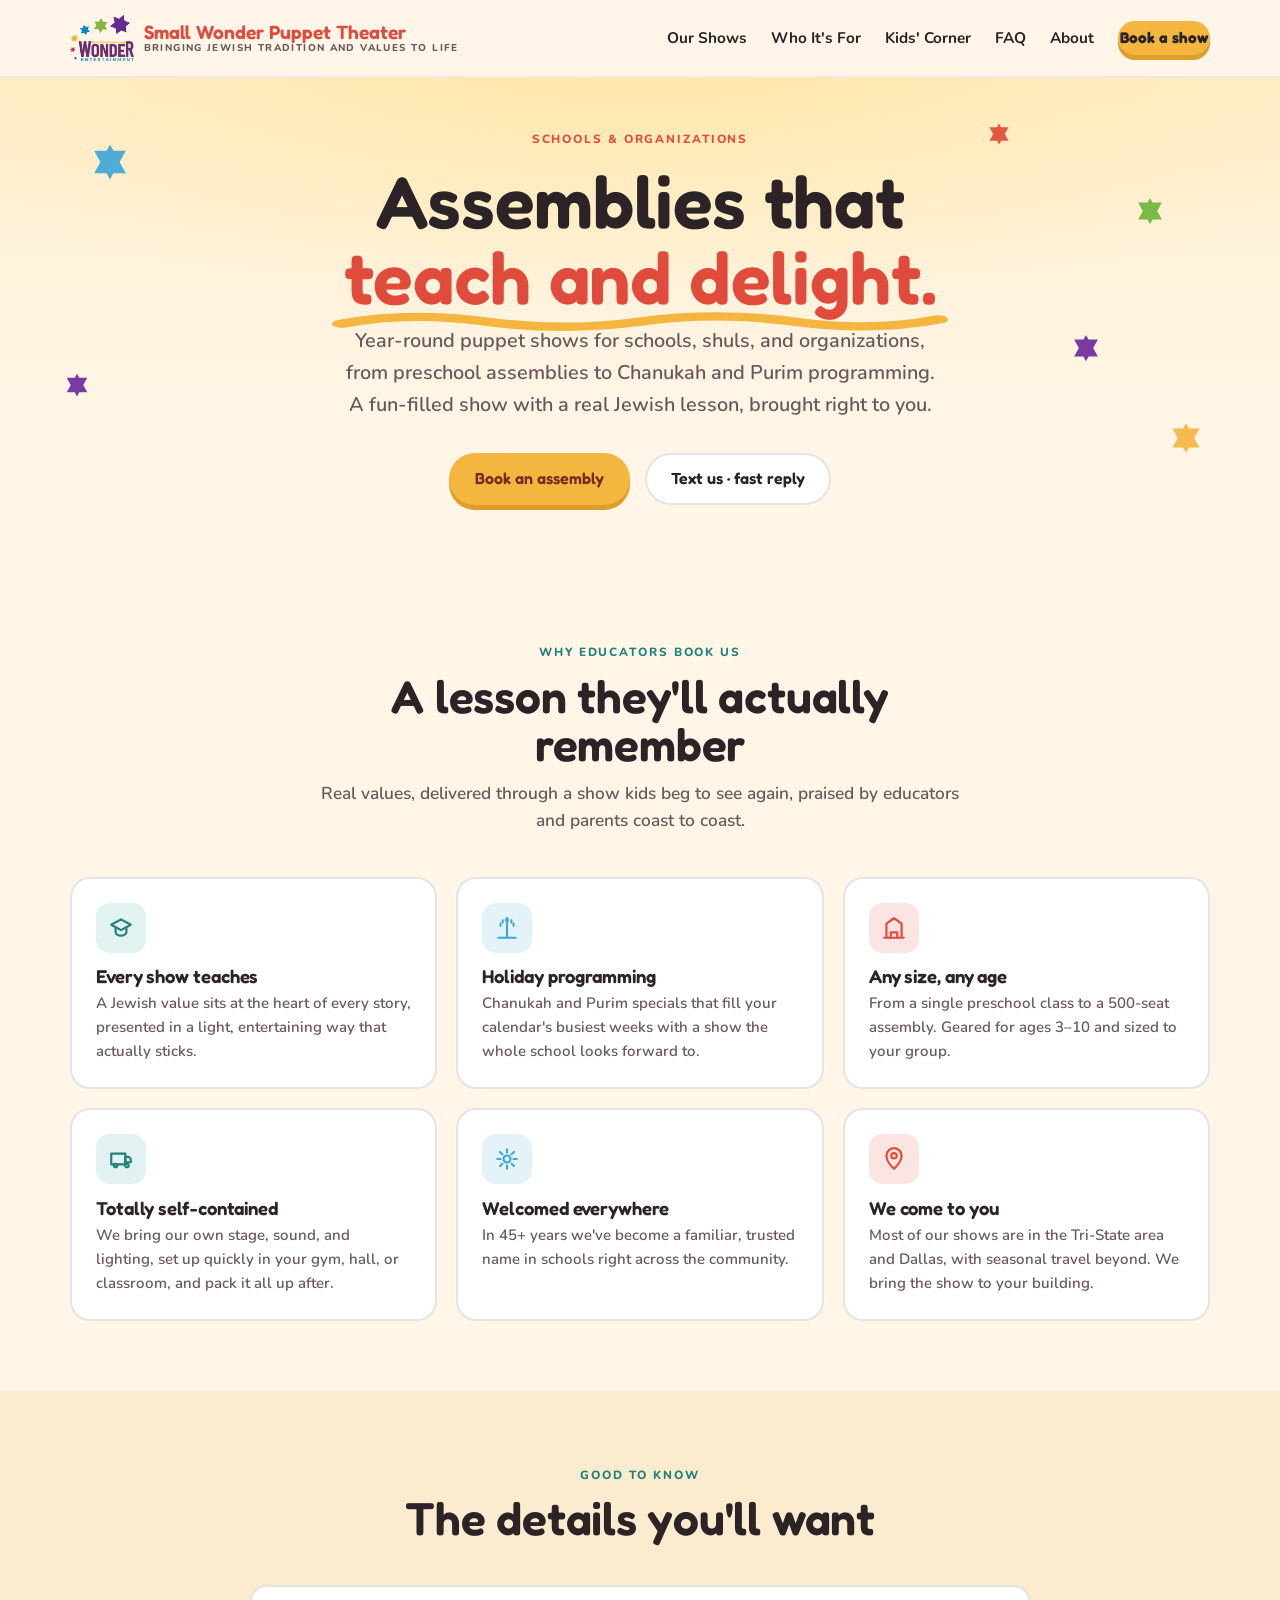
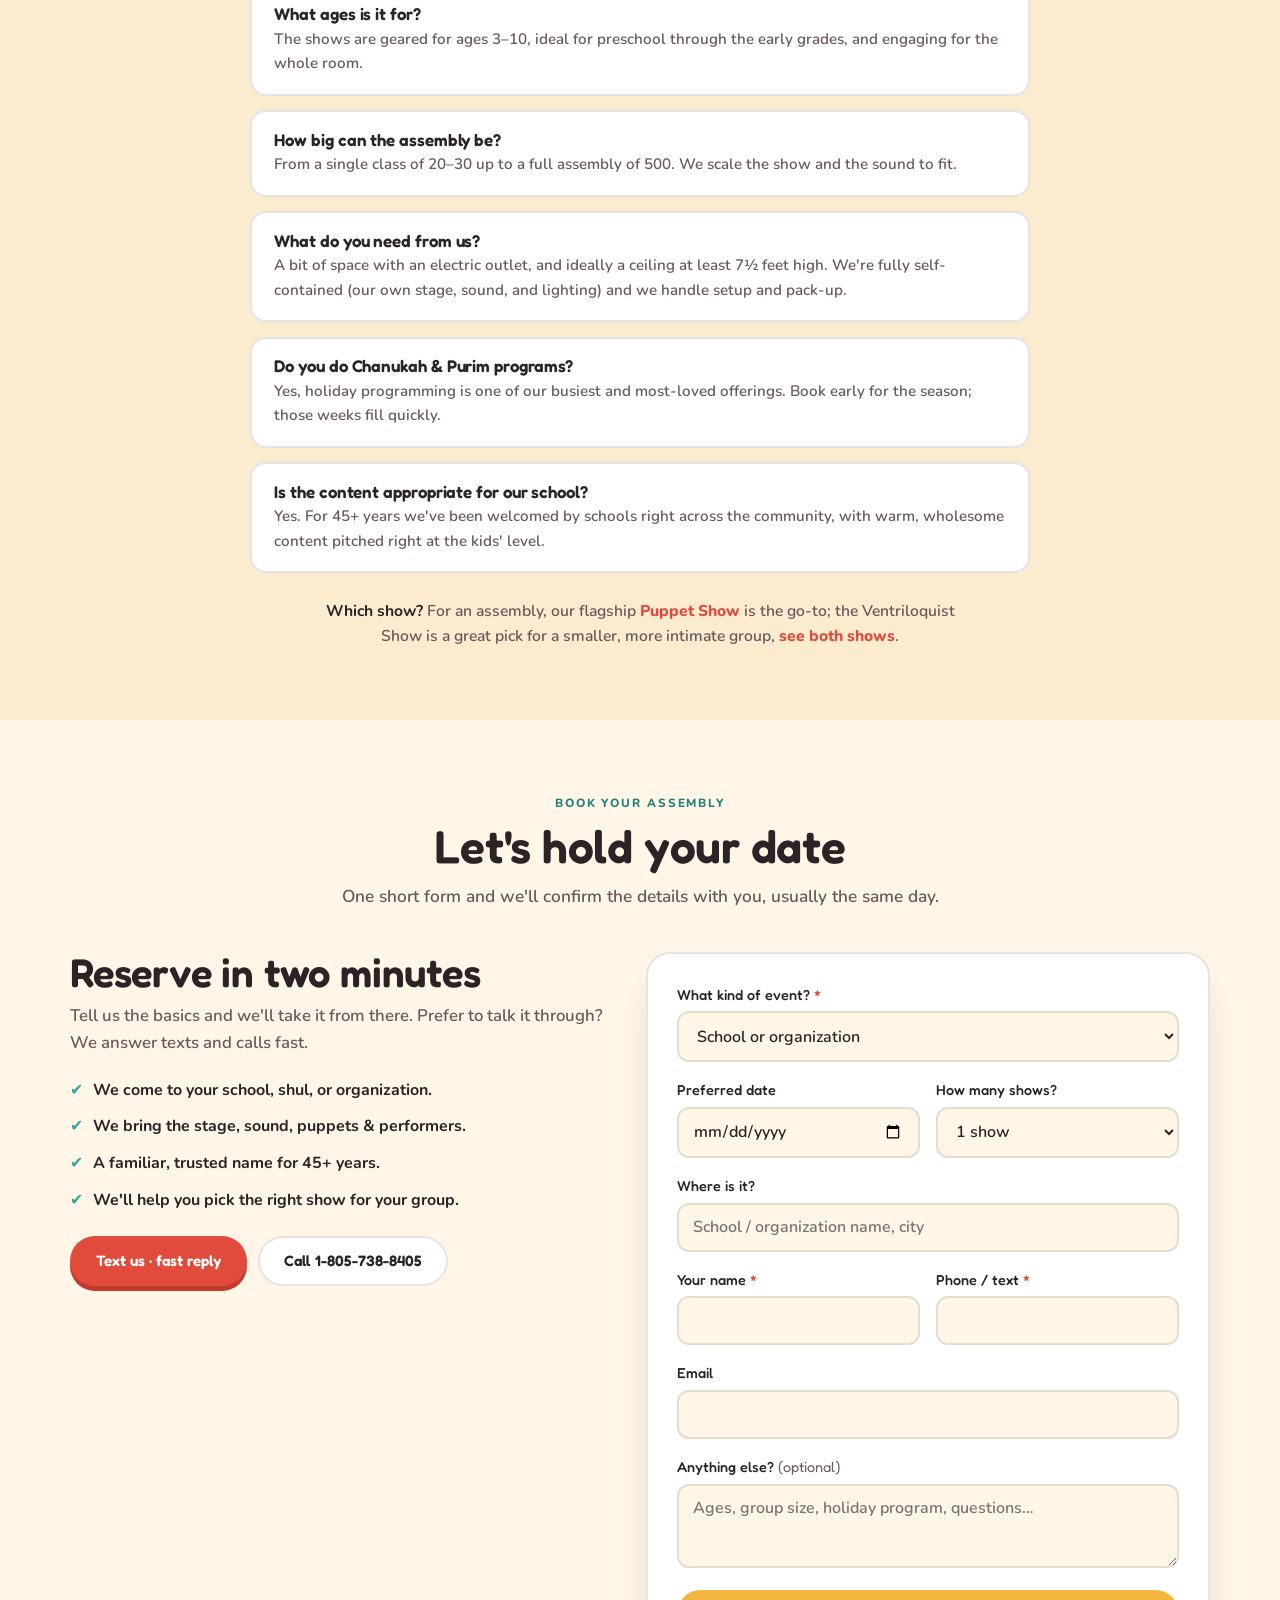
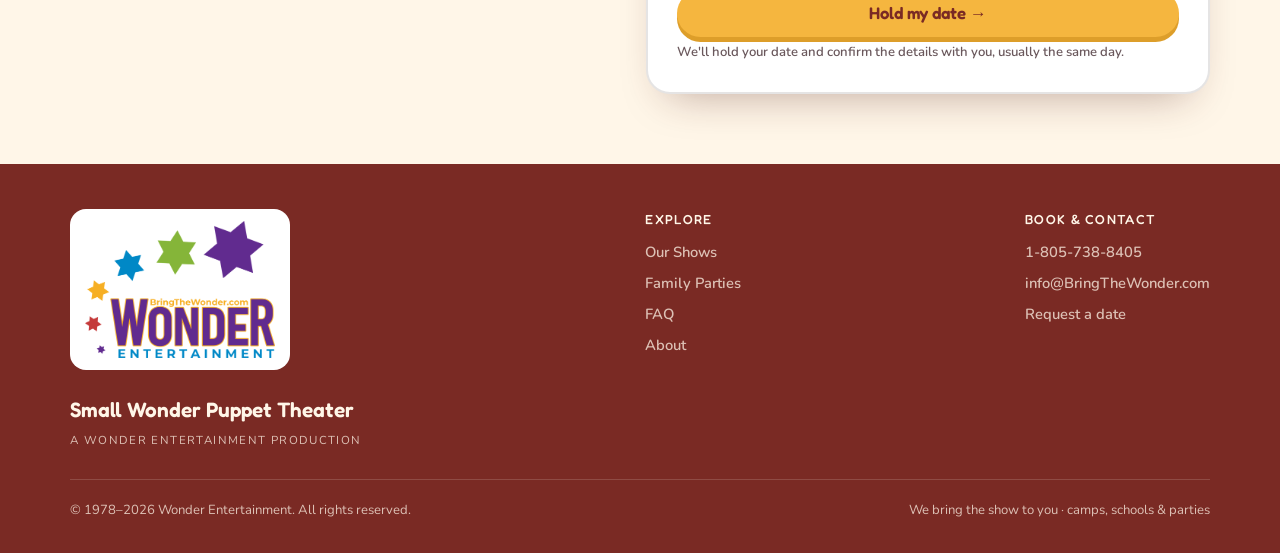
<file: schools.html>
<!DOCTYPE html>
<html lang="en">
<head>
<meta charset="UTF-8">
<meta name="viewport" content="width=device-width, initial-scale=1.0">
<title>Schools & Organizations · Small Wonder Puppet Theater</title>
<meta name="description" content="Year-round puppet shows for schools, shuls, and organizations, assemblies and Chanukah & Purim programming, with a real Jewish lesson. Welcomed by schools right across the community. Book Small Wonder.">
<link rel="preconnect" href="https://fonts.googleapis.com">
<link rel="preconnect" href="https://fonts.gstatic.com" crossorigin>
<link href="https://fonts.googleapis.com/css2?family=Fredoka:wght@400;500;600;700&family=Nunito:ital,wght@0,400;0,600;0,700;0,800;1,700&display=swap" rel="stylesheet">
<link rel="stylesheet" href="assets/css/site.css">
</head>
<body>

<!-- NAV -->
<header class="nav">
  <div class="wrap nav-inner">
    <a class="brand" href="index.html">
      <img class="brand-logo" src="assets/images/logo.png" alt="Wonder Entertainment logo">
      <span class="txt">
        <span class="name">Small Wonder Puppet Theater</span>
        <span class="sub">Bringing Jewish Tradition and Values to life</span>
      </span>
    </a>
    <nav class="nav-links" id="menu">
      <a href="shows.html">Our Shows</a>
      <a href="index.html#audiences">Who It's For</a>
      <a href="kids.html">Kids' Corner</a>
      <a href="faq.html">FAQ</a>
      <a href="about.html">About</a>
      <a href="#book" class="btn btn-book">Book a show</a>
    </nav>
    <button class="hamburger" id="ham" aria-label="Menu"><span></span><span></span><span></span></button>
  </div>
</header>

<!-- HERO -->
<section class="hero" id="top">
  <div class="confetti" aria-hidden="true">
    <i class="c1"></i><i class="c2"></i><i class="c3"></i><i class="c4"></i>
    <i class="star s1"></i><i class="star s2"></i>
  </div>
  <div class="wrap">
    <div class="hero-head">
      <span class="eyebrow">Schools &amp; organizations</span>
      <h1>Assemblies that <em class="squiggle">teach and delight.</em></h1>
      <p class="lede">Year-round puppet shows for schools, shuls, and organizations, from preschool assemblies to Chanukah and Purim programming. A fun-filled show with a real Jewish lesson, brought right to you.</p>
    </div>
    <div class="hero-cta">
      <a href="#book" class="btn btn-book">Book an assembly</a>
      <a href="sms:+18057388405" class="btn btn-ghost">Text us &middot; fast reply</a>
    </div>
  </div>
</section>

<!-- WHY SCHOOLS -->
<section class="section">
  <div class="wrap">
    <div class="section-head">
      <span class="eyebrow">Why educators book us</span>
      <h2>A lesson they'll actually remember</h2>
      <p>Real values, delivered through a show kids beg to see again, praised by educators and parents coast to coast.</p>
    </div>
    <div class="features">
      <div class="feature">
        <div class="fico"><svg width="26" height="26" viewBox="0 0 24 24" fill="none" stroke="currentColor" stroke-width="2" stroke-linecap="round" stroke-linejoin="round"><path d="M3 9 12 4l9 5-9 5z"/><path d="M7 11.5V16c0 1.5 2.5 3 5 3s5-1.5 5-3v-4.5"/></svg></div>
        <h3>Every show teaches</h3>
        <p>A Jewish value sits at the heart of every story, presented in a light, entertaining way that actually sticks.</p>
      </div>
      <div class="feature">
        <div class="fico"><svg width="26" height="26" viewBox="0 0 24 24" fill="none" stroke="currentColor" stroke-width="2" stroke-linecap="round" stroke-linejoin="round"><path d="M12 3v18M8 7V5M16 7V5M6 10V8M18 10V8M4 21h16"/><path d="M12 3c1 1 1 2 0 3-1-1-1-2 0-3z"/></svg></div>
        <h3>Holiday programming</h3>
        <p>Chanukah and Purim specials that fill your calendar's busiest weeks with a show the whole school looks forward to.</p>
      </div>
      <div class="feature">
        <div class="fico"><svg width="26" height="26" viewBox="0 0 24 24" fill="none" stroke="currentColor" stroke-width="2" stroke-linecap="round" stroke-linejoin="round"><path d="M3 21h18M5 21V8l7-5 7 5v13"/><path d="M9 21v-5h6v5"/></svg></div>
        <h3>Any size, any age</h3>
        <p>From a single preschool class to a 500-seat assembly. Geared for ages 3–10 and sized to your group.</p>
      </div>
      <div class="feature">
        <div class="fico"><svg width="26" height="26" viewBox="0 0 24 24" fill="none" stroke="currentColor" stroke-width="2" stroke-linecap="round" stroke-linejoin="round"><path d="M3 7h13v10H3z"/><path d="M16 10h3l2 2v3h-5z"/><circle cx="7" cy="18" r="1.6"/><circle cx="17.5" cy="18" r="1.6"/></svg></div>
        <h3>Totally self-contained</h3>
        <p>We bring our own stage, sound, and lighting, set up quickly in your gym, hall, or classroom, and pack it all up after.</p>
      </div>
      <div class="feature">
        <div class="fico"><svg width="26" height="26" viewBox="0 0 24 24" fill="none" stroke="currentColor" stroke-width="2" stroke-linecap="round" stroke-linejoin="round"><path d="M12 3v3M12 18v3M3 12h3M18 12h3M5.6 5.6l2.1 2.1M16.3 16.3l2.1 2.1M18.4 5.6l-2.1 2.1M7.7 16.3l-2.1 2.1"/><circle cx="12" cy="12" r="3.2"/></svg></div>
        <h3>Welcomed everywhere</h3>
        <p>In 45+ years we've become a familiar, trusted name in schools right across the community.</p>
      </div>
      <div class="feature">
        <div class="fico"><svg width="26" height="26" viewBox="0 0 24 24" fill="none" stroke="currentColor" stroke-width="2" stroke-linecap="round" stroke-linejoin="round"><path d="M12 21s7-6.3 7-12a7 7 0 1 0-14 0c0 5.7 7 12 7 12z"/><circle cx="12" cy="9" r="2.5"/></svg></div>
        <h3>We come to you</h3>
        <p>Most of our shows are in the Tri-State area and Dallas, with seasonal travel beyond. We bring the show to your building.</p>
      </div>
    </div>
  </div>
</section>

<!-- REASSURANCE -->
<section class="section how">
  <div class="wrap">
    <div class="section-head">
      <span class="eyebrow">Good to know</span>
      <h2>The details you'll want</h2>
    </div>
    <div class="faqs">
      <div class="faq">
        <h3>What ages is it for?</h3>
        <p>The shows are geared for ages 3–10, ideal for preschool through the early grades, and engaging for the whole room.</p>
      </div>
      <div class="faq">
        <h3>How big can the assembly be?</h3>
        <p>From a single class of 20–30 up to a full assembly of 500. We scale the show and the sound to fit.</p>
      </div>
      <div class="faq">
        <h3>What do you need from us?</h3>
        <p>A bit of space with an electric outlet, and ideally a ceiling at least 7½ feet high. We're fully self-contained (our own stage, sound, and lighting) and we handle setup and pack-up.</p>
      </div>
      <div class="faq">
        <h3>Do you do Chanukah &amp; Purim programs?</h3>
        <p>Yes, holiday programming is one of our busiest and most-loved offerings. Book early for the season; those weeks fill quickly.</p>
      </div>
      <div class="faq">
        <h3>Is the content appropriate for our school?</h3>
        <p>Yes. For 45+ years we've been welcomed by schools right across the community, with warm, wholesome content pitched right at the kids' level.</p>
      </div>
    </div>
    <p class="reassure" style="margin-top:1.6rem"><b>Which show?</b> For an assembly, our flagship <a href="shows.html" style="color:var(--red);font-weight:800">Puppet Show</a> is the go-to; the Ventriloquist Show is a great pick for a smaller, more intimate group, <a href="shows.html" style="color:var(--red);font-weight:800">see both shows</a>.</p>
  </div>
</section>

<!-- BOOKING (pre-tagged School or organization) -->
<section class="section" id="book">
  <div class="wrap">
    <div class="section-head">
      <span class="eyebrow">Book your assembly</span>
      <h2>Let's hold your date</h2>
      <p>One short form and we'll confirm the details with you, usually the same day.</p>
    </div>
    <div class="book-grid">

      <div class="book-aside">
        <h2>Reserve in two minutes</h2>
        <p class="lede">Tell us the basics and we'll take it from there. Prefer to talk it through? We answer texts and calls fast.</p>
        <ul class="book-list">
          <li>We come to your school, shul, or organization.</li>
          <li>We bring the stage, sound, puppets &amp; performers.</li>
          <li>A familiar, trusted name for 45+ years.</li>
          <li>We'll help you pick the right show for your group.</li>
        </ul>
        <div class="contact-methods">
          <a href="sms:+18057388405" class="btn btn-red">Text us · fast reply</a>
          <a href="tel:+18057388405" class="btn btn-ghost">Call 1-805-738-8405</a>
        </div>
      </div>

      <div class="form-wrap">
        <form data-book data-segment="School or organization" class="form-card">
          <input type="hidden" name="access_key" value="1a75ba21-f5fe-4269-a7a1-73f07f6ef993">
          <input type="hidden" name="subject" value="New school/org inquiry, Small Wonder Puppet Theater">
          <input type="hidden" name="from_name" value="Small Wonder website">
          <input type="checkbox" name="botcheck" tabindex="-1" autocomplete="off" style="display:none" aria-hidden="true">

          <div class="field">
            <label for="etype">What kind of event? <span class="req">*</span></label>
            <select id="etype" name="Event type" required>
              <option value="">Choose one…</option>
              <option value="School or organization">School or organization</option>
              <option value="Summer camp">Summer camp</option>
              <option value="Family party">Family party (birthday, Chanukah, upsheren, simcha)</option>
              <option value="Other">Something else</option>
            </select>
          </div>

          <div class="field-row">
            <div class="field">
              <label for="edate">Preferred date</label>
              <input id="edate" type="date" name="Event date">
            </div>
            <div class="field">
              <label for="eshows">How many shows?</label>
              <select id="eshows" name="Number of shows">
                <option value="1">1 show</option>
                <option value="2">2 shows</option>
                <option value="3+">3 or more</option>
                <option value="Not sure">Not sure yet</option>
              </select>
            </div>
          </div>

          <div class="field">
            <label for="eloc">Where is it?</label>
            <input id="eloc" type="text" name="Location" placeholder="School / organization name, city">
          </div>

          <div class="field-row">
            <div class="field">
              <label for="ename">Your name <span class="req">*</span></label>
              <input id="ename" type="text" name="Name" required autocomplete="name">
            </div>
            <div class="field">
              <label for="ephone">Phone / text <span class="req">*</span></label>
              <input id="ephone" type="tel" name="Phone" required autocomplete="tel">
            </div>
          </div>

          <div class="field">
            <label for="eemail">Email</label>
            <input id="eemail" type="email" name="Email" autocomplete="email">
          </div>

          <div class="field">
            <label for="enotes">Anything else? <span style="font-weight:400;color:var(--ink-soft)">(optional)</span></label>
            <textarea id="enotes" name="Notes" placeholder="Ages, group size, holiday program, questions…"></textarea>
          </div>

          <button type="submit" class="btn btn-book form-submit">Hold my date →</button>
          <p class="form-note">We'll hold your date and confirm the details with you, usually the same day.</p>
          <div class="form-error">
            That didn't send just now. Please call or text <a href="tel:+18057388405">1-805-738-8405</a> and we'll get you right on the calendar.
          </div>
        </form>

        <div class="book-success" role="status" aria-live="polite">
          <div class="big">🎉</div>
          <h3>We're holding your date!</h3>
          <p>Thanks, we've got your request and we'll confirm the details shortly, usually the same day.</p>
          <div class="contact-methods" style="justify-content:center">
            <a href="sms:+18057388405" class="btn btn-red">Text us now</a>
            <a href="tel:+18057388405" class="btn btn-ghost">Call 1-805-738-8405</a>
          </div>
        </div>
      </div>

    </div>
  </div>
</section>

<!-- FOOTER -->
<footer>
  <div class="wrap">
    <div class="foot-top">
      <div class="foot-brand">
        <span class="foot-logo"><img src="assets/images/logo.png" alt="Wonder Entertainment logo"></span>
        <div class="name">Small Wonder Puppet Theater</div>
        <div class="prod">A Wonder Entertainment production</div>
      </div>
      <div class="foot-col">
        <h4>Explore</h4>
        <a href="shows.html">Our Shows</a>
        <a href="parties.html">Family Parties</a>
        <a href="faq.html">FAQ</a>
        <a href="about.html">About</a>
      </div>
      <div class="foot-col">
        <h4>Book &amp; contact</h4>
        <a href="tel:+18057388405">1-805-738-8405</a>
        <a href="mailto:info@BringTheWonder.com">info@BringTheWonder.com</a>
        <a href="book.html">Request a date</a>
      </div>
    </div>
    <div class="foot-bottom">
      <span>&copy; 1978&ndash;2026 Wonder Entertainment. All rights reserved.</span>
      <span>We bring the show to you &middot; camps, schools &amp; parties</span>
    </div>
  </div>
</footer>

<script src="assets/js/site.js" defer></script>
</body>
</html>
</file>
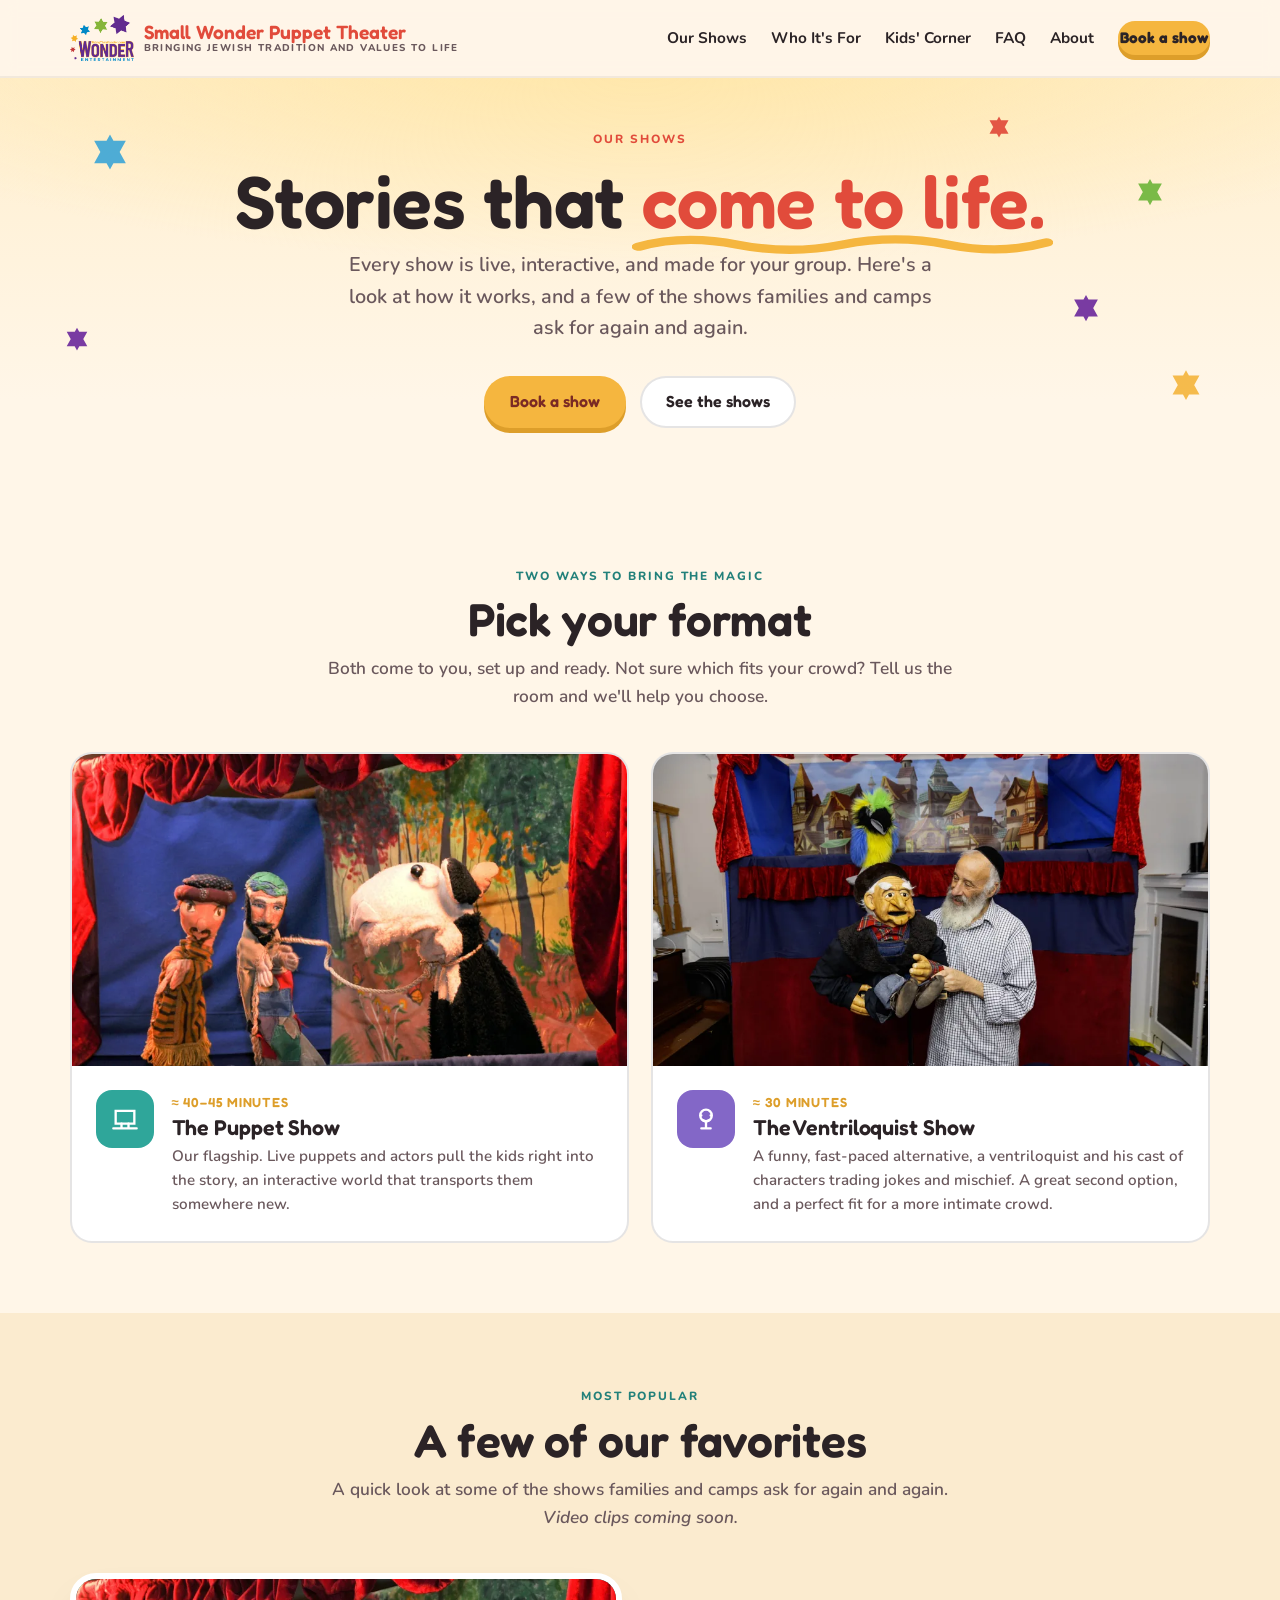
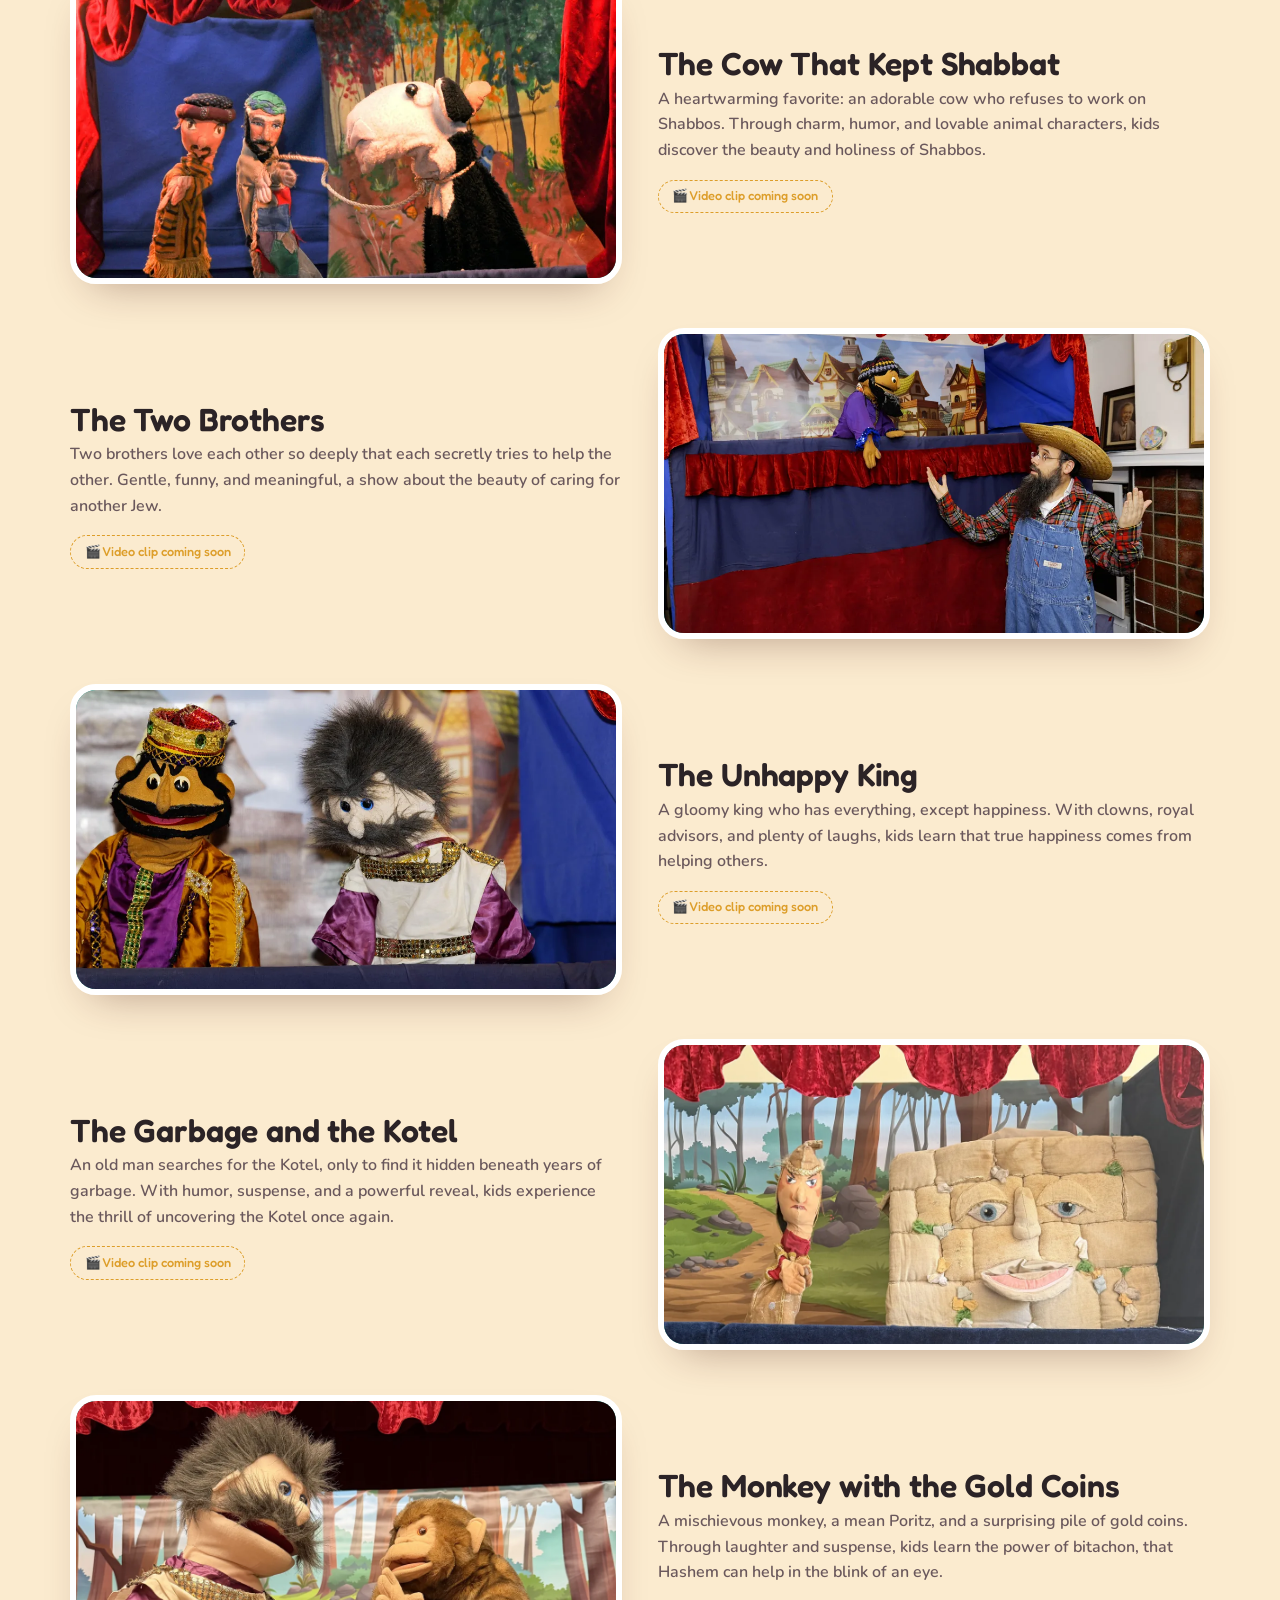
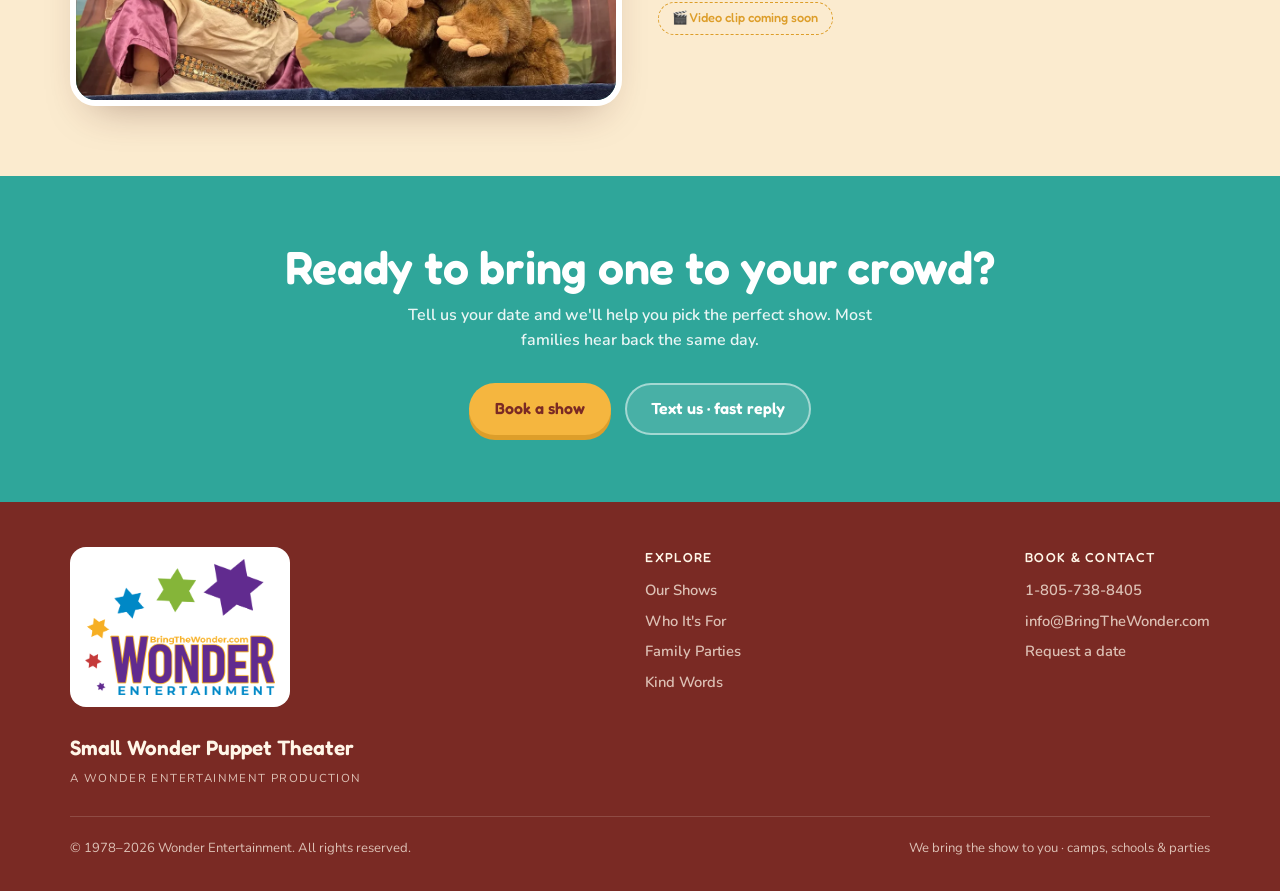
<file: shows.html>
<!DOCTYPE html>
<html lang="en">
<head>
<meta charset="UTF-8">
<meta name="viewport" content="width=device-width, initial-scale=1.0">
<title>Our Shows · Small Wonder Puppet Theater</title>
<meta name="description" content="See Small Wonder's most popular puppet shows, short clips and descriptions of the live, interactive shows we bring to camps, schools, and parties.">
<link rel="preconnect" href="https://fonts.googleapis.com">
<link rel="preconnect" href="https://fonts.gstatic.com" crossorigin>
<link href="https://fonts.googleapis.com/css2?family=Fredoka:wght@400;500;600;700&family=Nunito:ital,wght@0,400;0,600;0,700;0,800;1,700&display=swap" rel="stylesheet">
<link rel="stylesheet" href="assets/css/site.css">
</head>
<body>

<!-- NAV -->
<header class="nav">
  <div class="wrap nav-inner">
    <a class="brand" href="index.html">
      <img class="brand-logo" src="assets/images/logo.png" alt="Wonder Entertainment logo">
      <span class="txt">
        <span class="name">Small Wonder Puppet Theater</span>
        <span class="sub">Bringing Jewish Tradition and Values to life</span>
      </span>
    </a>
    <nav class="nav-links" id="menu">
      <a href="shows.html">Our Shows</a>
      <a href="index.html#audiences">Who It's For</a>
      <a href="kids.html">Kids' Corner</a>
      <a href="faq.html">FAQ</a>
      <a href="about.html">About</a>
      <a href="book.html" class="btn btn-book">Book a show</a>
    </nav>
    <button class="hamburger" id="ham" aria-label="Menu"><span></span><span></span><span></span></button>
  </div>
</header>

<!-- HERO (compact) -->
<section class="hero" id="top">
  <div class="confetti" aria-hidden="true">
    <i class="c1"></i><i class="c2"></i><i class="c3"></i><i class="c4"></i>
    <i class="star s1"></i><i class="star s2"></i>
  </div>
  <div class="wrap">
    <div class="hero-head">
      <span class="eyebrow">Our shows</span>
      <h1>Stories that <em class="squiggle">come to life.</em></h1>
      <p class="lede">Every show is live, interactive, and made for your group. Here's a look at how it works, and a few of the shows families and camps ask for again and again.</p>
    </div>
    <div class="hero-cta">
      <a href="book.html" class="btn btn-book">Book a show</a>
      <a href="#popular" class="btn btn-ghost">See the shows</a>
    </div>
  </div>
</section>

<!-- TWO FORMATS -->
<section class="section" id="formats">
  <div class="wrap">
    <div class="section-head">
      <span class="eyebrow">Two ways to bring the magic</span>
      <h2>Pick your format</h2>
      <p>Both come to you, set up and ready. Not sure which fits your crowd? Tell us the room and we'll help you choose.</p>
    </div>
    <div class="shows">
      <div class="show">
        <div class="show-img"><picture><source type="image/webp" srcset="assets/images/card-puppet.webp"><img src="assets/images/card-puppet.jpg" alt="Puppets performing a storybook scene on the Small Wonder stage" loading="lazy"></picture></div>
        <div class="show-body">
          <div class="tag"><svg width="28" height="28" viewBox="0 0 24 24" fill="none" stroke="currentColor" stroke-width="2" stroke-linecap="round"><path d="M4 5h16v11H4z"/><path d="M2 20h20M9 16v4M15 16v4"/></svg></div>
          <div><span class="len">≈ 40–45 minutes</span><h3>The Puppet Show</h3><p>Our flagship. Live puppets and actors pull the kids right into the story, an interactive world that transports them somewhere new.</p></div>
        </div>
      </div>
      <div class="show">
        <div class="show-img"><picture><source type="image/webp" srcset="assets/images/card-vent.webp"><img src="assets/images/card-vent.jpg" alt="A ventriloquist performing with an old-man puppet, a parrot puppet in the background" loading="lazy"></picture></div>
        <div class="show-body">
          <div class="tag"><svg width="28" height="28" viewBox="0 0 24 24" fill="none" stroke="currentColor" stroke-width="2" stroke-linecap="round"><circle cx="12" cy="9" r="5"/><path d="M8 9h.01M16 9h.01M9.5 13c1.5 1 3.5 1 5 0M12 14v6M8 20h8"/></svg></div>
          <div><span class="len">≈ 30 minutes</span><h3>The Ventriloquist Show</h3><p>A funny, fast-paced alternative, a ventriloquist and his cast of characters trading jokes and mischief. A great second option, and a perfect fit for a more intimate crowd.</p></div>
        </div>
      </div>
    </div>
  </div>
</section>

<!-- MOST POPULAR SHOWS -->
<section class="section how" id="popular">
  <div class="wrap">
    <div class="section-head">
      <span class="eyebrow">Most popular</span>
      <h2>A few of our favorites</h2>
      <p>A quick look at some of the shows families and camps ask for again and again. <em>Video clips coming soon.</em></p>
    </div>

    <div class="showcase">

      <div class="show-feature">
        <div class="videocard">
          <picture><source type="image/webp" srcset="assets/images/show-1.webp"><img class="poster" src="assets/images/show-1.jpg" alt="Puppets with a cow on a woodland storybook stage" loading="lazy"></picture>
        </div>
        <div class="show-copy">
          <h3>The Cow That Kept Shabbat</h3>
          <p>A heartwarming favorite: an adorable cow who refuses to work on Shabbos. Through charm, humor, and lovable animal characters, kids discover the beauty and holiness of Shabbos.</p>
          <span class="clip-badge">🎬 Video clip coming soon</span>
        </div>
      </div>

      <div class="show-feature">
        <div class="videocard">
          <picture><source type="image/webp" srcset="assets/images/show-4.webp"><img class="poster" src="assets/images/show-4.jpg" alt="A puppeteer in a straw hat performing a puppet in The Two Brothers" loading="lazy"></picture>
        </div>
        <div class="show-copy">
          <h3>The Two Brothers</h3>
          <p>Two brothers love each other so deeply that each secretly tries to help the other. Gentle, funny, and meaningful, a show about the beauty of caring for another Jew.</p>
          <span class="clip-badge">🎬 Video clip coming soon</span>
        </div>
      </div>

      <div class="show-feature">
        <div class="videocard">
          <picture><source type="image/webp" srcset="assets/images/show-2.webp"><img class="poster" src="assets/images/show-2.jpg" alt="Two ornately costumed royal puppets on the storybook stage" loading="lazy"></picture>
        </div>
        <div class="show-copy">
          <h3>The Unhappy King</h3>
          <p>A gloomy king who has everything, except happiness. With clowns, royal advisors, and plenty of laughs, kids learn that true happiness comes from helping others.</p>
          <span class="clip-badge">🎬 Video clip coming soon</span>
        </div>
      </div>

      <div class="show-feature">
        <div class="videocard">
          <picture><source type="image/webp" srcset="assets/images/show-3.webp"><img class="poster" src="assets/images/show-3.jpg" alt="The searching character beside the big stone Kotel puppet on the woodland stage" loading="lazy"></picture>
        </div>
        <div class="show-copy">
          <h3>The Garbage and the Kotel</h3>
          <p>An old man searches for the Kotel, only to find it hidden beneath years of garbage. With humor, suspense, and a powerful reveal, kids experience the thrill of uncovering the Kotel once again.</p>
          <span class="clip-badge">🎬 Video clip coming soon</span>
        </div>
      </div>

      <div class="show-feature">
        <div class="videocard">
          <picture><source type="image/webp" srcset="assets/images/show-5.webp"><img class="poster" src="assets/images/show-5.jpg" alt="The Poritz puppet facing the brown monkey puppet on the woodland stage" loading="lazy"></picture>
        </div>
        <div class="show-copy">
          <h3>The Monkey with the Gold Coins</h3>
          <p>A mischievous monkey, a mean Poritz, and a surprising pile of gold coins. Through laughter and suspense, kids learn the power of bitachon, that Hashem can help in the blink of an eye.</p>
          <span class="clip-badge">🎬 Video clip coming soon</span>
        </div>
      </div>

    </div>
  </div>
</section>

<!-- CLOSING CTA -->
<section class="closing">
  <div class="wrap">
    <h2>Ready to bring one to your crowd?</h2>
    <p>Tell us your date and we'll help you pick the perfect show. Most families hear back the same day.</p>
    <div class="hero-cta">
      <a href="book.html" class="btn btn-book">Book a show</a>
      <a href="sms:+18057388405" class="btn btn-ghost">Text us &middot; fast reply</a>
    </div>
  </div>
</section>

<!-- FOOTER -->
<footer>
  <div class="wrap">
    <div class="foot-top">
      <div class="foot-brand">
        <span class="foot-logo"><img src="assets/images/logo.png" alt="Wonder Entertainment logo"></span>
        <div class="name">Small Wonder Puppet Theater</div>
        <div class="prod">A Wonder Entertainment production</div>
      </div>
      <div class="foot-col">
        <h4>Explore</h4>
        <a href="shows.html">Our Shows</a>
        <a href="index.html#audiences">Who It's For</a>
        <a href="parties.html">Family Parties</a>
        <a href="index.html#reviews">Kind Words</a>
      </div>
      <div class="foot-col">
        <h4>Book &amp; contact</h4>
        <a href="tel:+18057388405">1-805-738-8405</a>
        <a href="mailto:info@BringTheWonder.com">info@BringTheWonder.com</a>
        <a href="book.html">Request a date</a>
      </div>
    </div>
    <div class="foot-bottom">
      <span>&copy; 1978&ndash;2026 Wonder Entertainment. All rights reserved.</span>
      <span>We bring the show to you &middot; camps, schools &amp; parties</span>
    </div>
  </div>
</footer>

<script src="assets/js/site.js" defer></script>
</body>
</html>
</file>
<file: assets/css/site.css>
/* ==========================================================================
   Small Wonder Puppet Theater — shared design system
   Single source of truth for tokens + components (reused on every page).
   ========================================================================== */
:root{
  --paper:#FFF6E8;
  --paper-2:#FBEBCF;
  --ink:#2B2326;
  --ink-soft:#6A585C;
  --red:#E14B3B;
  --red-deep:#C23A2C;
  --brick:#7A2A24;
  --sun:#F5B63F;
  --sun-deep:#DD9E2A;
  --teal:#2FA69A;
  --teal-deep:#22807A;
  --sky:#3FA7D6;
  --grape:#8367C7;
  /* Wonder Entertainment logo palette */
  --purple:#6E2C9D;
  --purple-deep:#54227A;
  --green:#6FB63C;
  --line:rgba(43,35,38,.12);
  --shadow:0 20px 44px -22px rgba(74,26,20,.4);
  /* six-pointed star (Magen David) — logo motif, used as a mask */
  --star:url("data:image/svg+xml,%3Csvg xmlns='http://www.w3.org/2000/svg' viewBox='0 0 24 24'%3E%3Cpath d='M12 1.5 21.5 18.75 2.5 18.75Z M12 22.5 2.5 5.25 21.5 5.25Z' fill='%23000'/%3E%3C/svg%3E");
}
*{box-sizing:border-box;margin:0;padding:0}
html{scroll-behavior:smooth}
body{
  font-family:"Nunito",system-ui,sans-serif;
  background:var(--paper);
  color:var(--ink);
  line-height:1.6;
  -webkit-font-smoothing:antialiased;
  overflow-x:hidden;
}
h1,h2,h3,.display{font-family:"Fredoka","Nunito",sans-serif;line-height:1.04;letter-spacing:-.005em;font-weight:600}
a{color:inherit;text-decoration:none}
.wrap{width:min(1140px,92vw);margin-inline:auto}
.eyebrow{
  font-family:"Nunito",sans-serif;font-weight:800;font-size:.74rem;
  letter-spacing:.16em;text-transform:uppercase;
}
/* squiggle underline for a hand-drawn, non-generic accent */
.squiggle{position:relative;white-space:nowrap}
.squiggle::after{
  content:"";position:absolute;left:-2%;right:-2%;bottom:-.14em;height:.34em;
  background:url("data:image/svg+xml;utf8,<svg xmlns='http://www.w3.org/2000/svg' viewBox='0 0 120 12' preserveAspectRatio='none'><path d='M2 8 Q 15 2 30 7 T 60 7 T 90 7 T 118 6' fill='none' stroke='%23F5B63F' stroke-width='4' stroke-linecap='round'/></svg>") no-repeat center/100% 100%;
  z-index:-1;
}

/* ---------- NAV ---------- */
.nav{
  position:sticky;top:0;z-index:50;
  background:rgba(255,246,232,.9);backdrop-filter:blur(8px);
  border-bottom:2px solid rgba(43,35,38,.06);
}
.nav-inner{display:flex;align-items:center;gap:1.5rem;height:76px}
.brand{display:flex;align-items:center;gap:.6rem;margin-right:auto}
.brand .blob{width:38px;height:38px;flex:0 0 auto;background:var(--purple);
  -webkit-mask:var(--star) center/contain no-repeat;mask:var(--star) center/contain no-repeat;
  transform:rotate(-8deg)}
.brand .blob::after{content:none}
.brand .txt{display:flex;flex-direction:column;line-height:1.02}
.brand .name{font-family:"Fredoka",sans-serif;font-weight:600;font-size:1.2rem;color:var(--red)}
.brand .sub{font-size:.62rem;font-weight:800;letter-spacing:.14em;text-transform:uppercase;color:var(--ink-soft)}
.brand-logo{height:46px;width:auto;flex:0 0 auto}
.nav-links{display:flex;gap:1.5rem;align-items:center}
.nav-links a{font-weight:700;font-size:.96rem;color:var(--ink);position:relative;padding:.2rem 0}
.nav-links a:hover{color:var(--red)}
.nav-links a.btn:hover{color:var(--brick)}
.nav-links a:not(.btn)::after{content:"";position:absolute;left:0;bottom:-3px;height:3px;width:0;background:var(--sun);border-radius:3px;transition:width .22s ease}
.nav-links a:not(.btn):hover::after{width:100%}
.btn{
  display:inline-block;font-family:"Fredoka",sans-serif;font-weight:600;
  border-radius:999px;padding:.7rem 1.5rem;font-size:1rem;cursor:pointer;
  border:2px solid transparent;transition:transform .15s ease,box-shadow .2s ease,background .2s ease;
}
.btn-book{background:var(--sun);color:var(--brick);box-shadow:0 5px 0 var(--sun-deep)}
.btn-book:hover{transform:translateY(-2px);box-shadow:0 7px 0 var(--sun-deep)}
.btn-book:active{transform:translateY(3px);box-shadow:0 2px 0 var(--sun-deep)}
.btn-red{background:var(--red);color:#fff;box-shadow:0 5px 0 var(--red-deep)}
.btn-red:hover{transform:translateY(-2px);box-shadow:0 7px 0 var(--red-deep)}
.btn-red:active{transform:translateY(3px);box-shadow:0 2px 0 var(--red-deep)}
.btn-ghost{background:#fff;color:var(--ink);border-color:var(--line)}
.btn-ghost:hover{border-color:var(--sun);color:var(--red);transform:translateY(-2px)}
.hamburger{display:none;background:none;border:0;cursor:pointer;flex-direction:column;gap:5px;padding:6px}
.hamburger span{width:24px;height:3px;background:var(--ink);display:block;border-radius:3px}

/* ---------- HERO ---------- */
.hero{
  position:relative;overflow:hidden;
  background:
    radial-gradient(120% 92% at 50% -8%, #FFE6A6 0%, rgba(255,230,166,0) 58%),
    linear-gradient(180deg,#FFEFCF 0%,var(--paper) 78%);
  padding:3rem 0 4rem;
}
.hero .eyebrow{color:var(--red)}
.hero-head{text-align:center;max-width:840px;margin-inline:auto;position:relative;z-index:2}
.hero h1{font-size:clamp(2.6rem,6.4vw,4.6rem);font-weight:600;margin:.7rem 0 .6rem}
.hero h1 em{font-style:normal;color:var(--red)}
.hero p.lede{font-size:clamp(1.05rem,1.6vw,1.24rem);color:var(--ink-soft);max-width:600px;margin:0 auto 1.7rem;font-weight:600}
.hero-cta{display:flex;gap:.9rem;justify-content:center;flex-wrap:wrap;margin-top:2rem;position:relative;z-index:2}

/* floating playful shapes */
.confetti{position:absolute;inset:0;z-index:1;pointer-events:none}
.confetti i{position:absolute;display:block;opacity:.92;animation:float 6s ease-in-out infinite;
  -webkit-mask:var(--star) center/contain no-repeat;mask:var(--star) center/contain no-repeat}
.confetti .c1{top:13%;left:7%;width:40px;height:40px;background:var(--sky);animation-duration:7s}
.confetti .c2{top:24%;right:9%;width:30px;height:30px;background:var(--green);animation-duration:5.5s;animation-delay:.4s}
.confetti .c3{top:60%;left:5%;width:26px;height:26px;background:var(--purple);animation-duration:6.5s;animation-delay:.8s}
.confetti .c4{top:70%;right:6%;width:34px;height:34px;background:var(--sun);animation-duration:6s;animation-delay:.2s}
.confetti .s1{top:9%;right:21%;width:24px;height:24px;background:var(--red);animation-duration:5s}
.confetti .s2{top:52%;right:14%;width:30px;height:30px;background:var(--purple);animation-duration:6.8s;animation-delay:.6s}
@keyframes float{0%,100%{transform:translateY(0) rotate(0)}50%{transform:translateY(-14px) rotate(18deg)}}

/* video / media card (replaces the proscenium stage) */
.videocard{
  position:relative;z-index:2;width:min(780px,100%);margin:2.4rem auto 0;
  aspect-ratio:16/9;border-radius:26px;overflow:hidden;
  background:
    repeating-linear-gradient(125deg,rgba(255,255,255,.05) 0 3px,transparent 3px 8px),
    linear-gradient(160deg,#2FA69A,#22807A);
  border:6px solid #fff;box-shadow:var(--shadow);
  display:flex;flex-direction:column;align-items:center;justify-content:center;gap:.9rem;
  transform:rotate(-.6deg);
}
.videocard.alt{background:repeating-linear-gradient(125deg,rgba(255,255,255,.05) 0 3px,transparent 3px 8px),linear-gradient(160deg,var(--red),var(--brick))}
.videocard .play{
  width:82px;height:82px;border-radius:50%;
  background:var(--sun);display:grid;place-items:center;
  box-shadow:0 0 0 12px rgba(255,255,255,.22);cursor:pointer;transition:transform .18s ease;
}
.videocard .play:hover{transform:scale(1.07)}
.videocard .play::after{content:"";border-left:24px solid var(--brick);border-top:14px solid transparent;border-bottom:14px solid transparent;margin-left:6px}
.videocard .ph{font-size:.76rem;letter-spacing:.16em;text-transform:uppercase;font-weight:800;color:rgba(255,255,255,.85)}
/* little sticker on the card */
.sticker{
  position:absolute;z-index:3;top:-16px;right:6%;
  background:var(--red);color:#fff;font-family:"Fredoka",sans-serif;font-weight:600;
  font-size:.92rem;padding:.5rem 1rem;border-radius:999px;transform:rotate(6deg);
  box-shadow:0 8px 18px -8px rgba(122,42,36,.6);border:3px solid #fff;
}
/* click-to-play video facade (real embed loads only on click) */
.videocard[data-yt]{cursor:pointer}
.videocard .poster{position:absolute;inset:0;width:100%;height:100%;object-fit:cover;z-index:0}
.videocard[data-yt]::after{content:"";position:absolute;inset:0;z-index:1;pointer-events:none;
  background:linear-gradient(180deg,rgba(20,8,10,.2),rgba(20,8,10,.5))}
.videocard .play,.videocard .ph{position:relative;z-index:2}
.videocard:focus-visible{outline:3px solid var(--sky);outline-offset:3px}
.videocard.playing::after{display:none}
.videocard.playing iframe{position:absolute;inset:0;width:100%;height:100%;border:0;z-index:5}
.videocard.playing .poster,.videocard.playing .play,.videocard.playing .ph,.videocard.playing .sticker{display:none}

/* ---------- TRUST BAR ---------- */
.trust{background:var(--sun);color:var(--brick)}
.trust-inner{display:flex;flex-wrap:wrap;align-items:center;justify-content:center;
  gap:.6rem 2.2rem;padding:1.25rem 0;text-align:center}
.trust .item{display:flex;flex-direction:column}
.trust .n{font-family:"Fredoka",serif;font-weight:600;font-size:1.6rem;color:var(--brick);line-height:1}
.trust .l{font-size:.74rem;letter-spacing:.1em;text-transform:uppercase;font-weight:800;opacity:.72;margin-top:.25rem}
.trust .dot{width:9px;height:9px;border-radius:50%;background:var(--red);opacity:.5}
.fillnum{background:rgba(225,75,59,.14);border:1px dashed var(--red-deep);border-radius:6px;padding:0 .35rem}

/* ---------- SECTION SHARED ---------- */
.section{padding:4.4rem 0}
.section-head{text-align:center;max-width:660px;margin:0 auto 2.6rem}
.section-head .eyebrow{color:var(--teal-deep)}
.section-head h2{font-size:clamp(2rem,3.6vw,2.9rem);font-weight:600;margin-top:.5rem}
.section-head p{color:var(--ink-soft);margin-top:.7rem;font-size:1.08rem;font-weight:600}

/* ---------- AUDIENCE TILES ---------- */
.tiles{display:grid;grid-template-columns:repeat(3,1fr);gap:1.2rem}
.tile{
  position:relative;background:#fff;border:2px solid var(--line);border-radius:22px;
  padding:1.7rem 1.3rem 1.6rem;transition:transform .18s ease,box-shadow .2s ease;overflow:hidden;
}
.tile:hover{transform:translateY(-6px) rotate(-.8deg);box-shadow:var(--shadow)}
.tile .bar{position:absolute;top:0;left:0;right:0;height:7px;z-index:2}
.tile-img{margin:.2rem 0 1rem;aspect-ratio:16/10;overflow:hidden;border-radius:14px}
.tile-img img{width:100%;height:100%;object-fit:cover;display:block;transition:transform .35s ease}
.tile:hover .tile-img img{transform:scale(1.05)}
.tile .ico-wrap{width:56px;height:56px;border-radius:16px;display:grid;place-items:center;margin-bottom:1rem}
.tile .ico{width:32px;height:32px}
.tile h3{font-size:1.32rem;font-weight:600}
.tile p{font-size:.94rem;color:var(--ink-soft);margin:.4rem 0 .8rem;font-weight:600}
.tile .kinds{font-size:.78rem;font-weight:700;color:var(--ink-soft);opacity:.82;line-height:1.45;margin:0 0 1rem}
.tile .more{font-family:"Fredoka",sans-serif;font-weight:600;font-size:.9rem;letter-spacing:.01em}
.tile .more::after{content:" →";transition:margin .15s ease;display:inline-block}
.tile:hover .more::after{margin-left:5px}
.tile.camps .bar{background:var(--teal)}.tile.camps .more{color:var(--teal-deep)}.tile.camps .ico-wrap{background:rgba(47,166,154,.14)}
.tile.schools .bar{background:var(--sky)}.tile.schools .more{color:var(--sky)}.tile.schools .ico-wrap{background:rgba(63,167,214,.14)}
.tile.parties .bar{background:var(--red)}.tile.parties .more{color:var(--red)}.tile.parties .ico-wrap{background:rgba(225,75,59,.14)}
.tile.chanukah .bar{background:var(--sun)}.tile.chanukah .more{color:var(--sun-deep)}.tile.chanukah .ico-wrap{background:rgba(245,182,63,.18)}
.ribbon{position:absolute;top:15px;right:-32px;transform:rotate(45deg);background:var(--red);
  color:#fff;font-size:.6rem;font-weight:800;letter-spacing:.08em;padding:4px 36px;text-transform:uppercase;z-index:2}

/* ---------- MEET THE CAST (masonry gallery) ---------- */
.cast{columns:3;column-gap:1.1rem}
.cast-card{break-inside:avoid;margin:0 0 1.1rem;border-radius:20px;overflow:hidden;
  border:4px solid #fff;box-shadow:var(--shadow);background:var(--paper-2);
  transition:transform .2s ease}
.cast-card img{width:100%;height:auto;display:block;transition:transform .35s ease}
.cast-card:hover{transform:rotate(-.7deg)}
.cast-card:hover img{transform:scale(1.04)}
@media(max-width:820px){.cast{columns:2}}
@media(max-width:420px){.cast{columns:1}}

/* ---------- HOW IT WORKS ---------- */
.how{background:var(--paper-2)}
.steps{display:grid;grid-template-columns:repeat(3,1fr);gap:1.8rem;margin-bottom:1.8rem}
.step{text-align:center;padding:0 .5rem}
.step .num{width:64px;height:64px;margin:0 auto .7rem;border-radius:50%;display:grid;place-items:center;
  font-family:"Fredoka",sans-serif;font-weight:600;font-size:1.9rem;color:#fff;line-height:1}
.step:nth-child(1) .num{background:var(--teal)}
.step:nth-child(2) .num{background:var(--sky)}
.step:nth-child(3) .num{background:var(--red)}
.step h3{font-size:1.22rem;font-weight:600;margin:.2rem 0 .3rem}
.step p{color:var(--ink-soft);font-size:.96rem;font-weight:600}
.reassure{text-align:center;color:var(--ink-soft);font-size:.98rem;max-width:640px;margin:0 auto;font-weight:600}
.reassure b{color:var(--ink)}

/* ---------- SHOWS ---------- */
.shows{display:grid;grid-template-columns:1fr 1fr;gap:1.4rem}
.show{display:flex;flex-direction:column;gap:0;padding:0;overflow:hidden;background:#fff;border:2px solid var(--line);
  border-radius:22px;transition:transform .18s ease,box-shadow .2s ease}
.show:hover{transform:translateY(-4px);box-shadow:var(--shadow)}
.show-img{aspect-ratio:16/9;overflow:hidden}
.show-img img{width:100%;height:100%;object-fit:cover;display:block;transition:transform .35s ease}
.show:hover .show-img img{transform:scale(1.04)}
.show-body{display:flex;gap:1.1rem;align-items:flex-start;padding:1.5rem}
.show .tag{flex:0 0 auto;width:58px;height:58px;border-radius:16px;background:var(--teal);
  display:grid;place-items:center;color:#fff}
.show:nth-child(2) .tag{background:var(--grape)}
.show h3{font-size:1.34rem;font-weight:600}
.show .len{font-family:"Fredoka",sans-serif;font-size:.82rem;font-weight:600;letter-spacing:.06em;text-transform:uppercase;color:var(--sun-deep)}
.show p{font-size:.95rem;color:var(--ink-soft);margin-top:.35rem;font-weight:600}

/* ---------- SHOWCASE (popular shows: video + description) ---------- */
.showcase{display:flex;flex-direction:column;gap:2.8rem}
.show-feature{display:grid;grid-template-columns:1fr 1fr;gap:2.2rem;align-items:center}
.show-feature .videocard{margin:0;width:100%;transform:none}
.show-feature:nth-child(even) .show-copy{order:-1}
.show-copy .len{font-family:"Fredoka",sans-serif;font-size:.82rem;font-weight:600;letter-spacing:.06em;text-transform:uppercase;color:var(--sun-deep)}
.show-copy h3{font-size:clamp(1.5rem,2.6vw,2rem);font-weight:600;margin:.25rem 0 .4rem}
.show-copy p{color:var(--ink-soft);font-weight:600}
.clip-badge{display:inline-block;margin-top:1rem;font-family:"Fredoka",sans-serif;font-weight:500;
  font-size:.8rem;background:var(--paper-2);border:1px dashed var(--sun-deep);color:var(--sun-deep);
  padding:.35rem .85rem;border-radius:999px}
@media(max-width:820px){
  .show-feature{grid-template-columns:1fr;gap:1.2rem}
  .show-feature:nth-child(even) .show-copy{order:0}
}

/* ---------- FEATURE GRID (why book us) ---------- */
.features{display:grid;grid-template-columns:repeat(3,1fr);gap:1.2rem}
.feature{background:#fff;border:2px solid var(--line);border-radius:20px;padding:1.5rem;transition:transform .18s ease,box-shadow .2s ease}
.feature:hover{transform:translateY(-4px);box-shadow:var(--shadow)}
.feature .fico{width:50px;height:50px;border-radius:14px;display:grid;place-items:center;margin-bottom:.9rem;background:rgba(47,166,154,.14);color:var(--teal-deep)}
.feature:nth-child(3n+2) .fico{background:rgba(63,167,214,.14);color:var(--sky)}
.feature:nth-child(3n) .fico{background:rgba(225,75,59,.14);color:var(--red)}
.feature h3{font-size:1.16rem;margin-bottom:.3rem}
.feature p{font-size:.94rem;color:var(--ink-soft);font-weight:600}

/* ---------- FAQ-LITE (reassurance) ---------- */
.faqs{max-width:780px;margin:0 auto;display:flex;flex-direction:column;gap:.9rem}
.faq{background:#fff;border:2px solid var(--line);border-radius:16px;padding:1.15rem 1.4rem}
.faq h3{font-size:1.06rem;margin-bottom:.25rem}
.faq p{font-size:.95rem;color:var(--ink-soft);font-weight:600}

/* ---------- ABOUT / PROSE ---------- */
.about-lead{max-width:720px;margin:0 auto 1.4rem;text-align:center;font-size:1.15rem;font-weight:700;color:var(--ink)}
.prose{max-width:720px;margin:0 auto}
.prose p{margin-bottom:1.1rem;font-size:1.06rem;color:var(--ink);font-weight:600}
.prose p:last-child{margin-bottom:0}
.figure{margin:1.8rem auto;border-radius:22px;overflow:hidden;border:5px solid #fff;box-shadow:var(--shadow);max-width:760px}
.figure img{width:100%;height:auto;display:block}
.figure figcaption{background:#fff;padding:.7rem 1rem;font-size:.82rem;color:var(--ink-soft);font-weight:700;text-align:center}
.prose h3{clear:both;margin-top:1.6rem;margin-bottom:.5rem;font-size:1.3rem;color:var(--brick)}
/* small photo inset into the story text */
.inset{max-width:310px;margin:.35rem 0 1rem;border-radius:18px;overflow:hidden;border:5px solid #fff;box-shadow:var(--shadow)}
.inset img{width:100%;height:auto;display:block}
.inset figcaption{background:#fff;padding:.55rem .8rem;font-size:.78rem;color:var(--ink-soft);font-weight:700;text-align:center}
.inset.right{float:right;margin-left:1.6rem;transform:rotate(1.6deg)}
.inset.left{float:left;margin-right:1.6rem;transform:rotate(-1.6deg)}
@media(max-width:640px){.inset.left,.inset.right{float:none;margin:1.1rem auto;transform:none;max-width:100%}}

/* ---------- KIDS' CORNER ---------- */
.video-grid{display:grid;grid-template-columns:repeat(3,1fr);gap:1.4rem}
.video-grid .videocard{margin:0;width:100%;transform:none}
.videocard.soon{cursor:default}
.videocard.soon::after{content:"";position:absolute;inset:0;background:rgba(20,8,10,.42);z-index:1}
.videocard.soon .ph{position:relative;z-index:2;font-size:.9rem}
.kids-card figcaption{font-family:"Fredoka",sans-serif;font-weight:600;font-size:1.06rem;margin-top:.7rem;text-align:center;color:var(--ink)}
.safe-note{max-width:640px;margin:1.2rem auto 0;text-align:center;font-weight:700;color:var(--teal-deep);font-size:.95rem}
.safe-note::before{content:"🔒 ";}
@media(max-width:820px){.video-grid{grid-template-columns:1fr 1fr}}
@media(max-width:520px){.video-grid{grid-template-columns:1fr}}

/* ---------- TESTIMONIALS ---------- */
.quote{background:#fff;border:2px solid var(--line);border-radius:22px;padding:1.7rem;position:relative}
.quote::before{content:"\201C";font-family:"Fredoka",serif;font-size:3.6rem;color:var(--sun);
  position:absolute;top:.1rem;left:1rem;line-height:1}
.quote p{font-size:1.02rem;margin:1.5rem 0 1rem;color:var(--ink);font-weight:700}
.quote .who{font-family:"Fredoka",sans-serif;font-weight:600;font-size:.95rem}
.quote .where{font-size:.84rem;color:var(--ink-soft);font-weight:600}
.placeholder-tag{display:inline-block;background:var(--paper-2);border:1px dashed var(--sun-deep);
  color:var(--sun-deep);font-size:.58rem;font-weight:800;letter-spacing:.12em;text-transform:uppercase;
  padding:2px 7px;border-radius:5px;margin-bottom:.5rem}

.tcarousel{position:relative;max-width:760px;margin:0 auto}
.tviewport{overflow:hidden}
.ttrack{display:flex;transition:transform .5s cubic-bezier(.4,0,.2,1)}
.tslide{flex:0 0 100%;padding:0 .4rem;display:flex;justify-content:center}
.tslide .quote{width:100%;max-width:640px;box-shadow:var(--shadow)}
.tarrow{position:absolute;top:42%;transform:translateY(-50%);z-index:2;
  width:44px;height:44px;border-radius:50%;border:0;cursor:pointer;
  background:#fff;color:var(--red);font-size:1.6rem;line-height:1;
  box-shadow:0 6px 16px -6px rgba(74,26,20,.4);transition:transform .15s ease,background .2s ease}
.tarrow:hover{background:var(--sun);color:var(--brick);transform:translateY(-50%) scale(1.06)}
.tarrow.prev{left:-8px}
.tarrow.next{right:-8px}
.tdots{display:flex;gap:.55rem;justify-content:center;margin-top:1.4rem}
.tdots button{width:10px;height:10px;border-radius:50%;border:0;cursor:pointer;padding:0;
  background:rgba(225,75,59,.28);transition:background .2s ease,transform .2s ease}
.tdots button.active{background:var(--red);transform:scale(1.3)}

.places{margin-top:3rem}
.places-label{text-align:center;font-weight:800;font-size:.8rem;letter-spacing:.12em;
  text-transform:uppercase;color:var(--ink-soft);margin-bottom:1.1rem;
  display:flex;gap:.6rem;align-items:center;justify-content:center;flex-wrap:wrap}
.marquee{overflow:hidden;
  -webkit-mask-image:linear-gradient(90deg,transparent,#000 8%,#000 92%,transparent);
  mask-image:linear-gradient(90deg,transparent,#000 8%,#000 92%,transparent)}
.mtrack{display:inline-flex;gap:.9rem;white-space:nowrap;animation:scroll 26s linear infinite;will-change:transform}
.marquee:hover .mtrack{animation-play-state:paused}
.chip{flex:0 0 auto;background:#fff;border:2px solid var(--line);border-radius:999px;
  padding:.6rem 1.3rem;font-family:"Fredoka",sans-serif;font-weight:500;font-size:.92rem;color:var(--teal-deep)}
@keyframes scroll{from{transform:translateX(0)}to{transform:translateX(-50%)}}

/* ---------- BOOKING FORM ---------- */
.book-grid{display:grid;grid-template-columns:1fr 1.05fr;gap:2.4rem;align-items:start}
.book-aside h2{font-size:clamp(1.8rem,3.2vw,2.5rem);margin-bottom:.6rem}
.book-aside .lede{color:var(--ink-soft);font-weight:600;font-size:1.05rem;margin-bottom:1.3rem}
.book-list{list-style:none;display:flex;flex-direction:column;gap:.7rem;margin-bottom:1.4rem}
.book-list li{display:flex;gap:.6rem;align-items:flex-start;font-weight:700;color:var(--ink)}
.book-list li::before{content:"✔";color:var(--teal);font-weight:800;flex:0 0 auto}
.contact-methods{display:flex;gap:.7rem;flex-wrap:wrap}
.contact-methods .btn{font-size:.94rem}

.form-card{background:#fff;border:2px solid var(--line);border-radius:24px;padding:1.8rem;box-shadow:var(--shadow)}
.field{margin-bottom:1rem;display:flex;flex-direction:column;gap:.35rem}
.field label{font-family:"Fredoka",sans-serif;font-weight:500;font-size:.9rem}
.field label .req{color:var(--red)}
.field input,.field select,.field textarea{
  font-family:"Nunito",sans-serif;font-size:1rem;font-weight:600;color:var(--ink);
  padding:.72rem .9rem;border:2px solid var(--line);border-radius:12px;background:var(--paper);width:100%;
  transition:border-color .15s ease,box-shadow .15s ease;
}
.field textarea{resize:vertical;min-height:84px}
.field input:focus,.field select:focus,.field textarea:focus{outline:none;border-color:var(--sun);box-shadow:0 0 0 4px rgba(245,182,63,.22)}
.field-row{display:grid;grid-template-columns:1fr 1fr;gap:1rem}
.form-note{font-size:.82rem;color:var(--ink-soft);margin-top:.3rem;font-weight:600}
.form-submit{width:100%;margin-top:.4rem;font-size:1.05rem}
.form-error{display:none;margin-top:.9rem;padding:.8rem 1rem;border-radius:12px;
  background:rgba(225,75,59,.1);border:1px solid rgba(225,75,59,.4);color:var(--red-deep);font-weight:700;font-size:.92rem}
.book-success{display:none;text-align:center;padding:2.2rem 1.2rem;
  background:#fff;border:2px solid var(--line);border-radius:24px;box-shadow:var(--shadow)}
.book-success.show{display:block}
.book-success .big{font-size:3rem;line-height:1}
.book-success h3{font-size:1.6rem;margin:.6rem 0 .5rem}
.book-success p{color:var(--ink-soft);font-weight:600;max-width:420px;margin:0 auto 1.2rem}

/* ---------- CLOSING CTA ---------- */
.closing{position:relative;overflow:hidden;background:var(--teal);color:#fff;text-align:center;padding:4.2rem 0}
.closing h2{font-size:clamp(2rem,4vw,2.9rem);font-weight:600}
.closing p{color:rgba(255,255,255,.9);margin:.7rem auto 1.8rem;max-width:500px;font-weight:600}
.closing .hero-cta{margin-top:0}
.closing .btn-ghost{background:rgba(255,255,255,.12);color:#fff;border-color:rgba(255,255,255,.5)}
.closing .btn-ghost:hover{background:#fff;color:var(--teal-deep);border-color:#fff}

/* ---------- FOOTER ---------- */
footer{background:var(--brick);color:rgba(255,246,232,.74);padding:2.8rem 0 2rem;font-size:.92rem}
.foot-top{display:flex;flex-wrap:wrap;gap:2rem;justify-content:space-between;padding-bottom:1.8rem;
  border-bottom:1px solid rgba(255,246,232,.16)}
.foot-brand .name{font-family:"Fredoka",sans-serif;font-weight:600;font-size:1.3rem;color:var(--paper)}
.foot-brand .prod{font-size:.72rem;letter-spacing:.12em;text-transform:uppercase;margin-top:.3rem}
.foot-logo{display:inline-block;background:#fff;border-radius:16px;padding:.75rem .95rem;margin-bottom:1rem}
.foot-logo img{display:block;width:190px;height:auto}
.foot-col h4{color:var(--paper);font-family:"Fredoka",sans-serif;font-size:.82rem;letter-spacing:.1em;text-transform:uppercase;margin-bottom:.7rem;font-weight:500}
.foot-col a{display:block;margin-bottom:.45rem;color:rgba(255,246,232,.74);font-weight:600}
.foot-col a:hover{color:var(--sun)}
.foot-bottom{padding-top:1.3rem;font-size:.82rem;display:flex;flex-wrap:wrap;gap:.5rem 1.5rem;justify-content:space-between}

/* ---------- RESPONSIVE ---------- */
@media(max-width:900px){
  .tiles{grid-template-columns:1fr}
  .steps{grid-template-columns:1fr;gap:1.4rem}
  .shows{grid-template-columns:1fr}
  .features{grid-template-columns:1fr}
  .book-grid{grid-template-columns:1fr;gap:1.6rem}
}
@media(max-width:680px){
  .nav-links{position:absolute;top:76px;left:0;right:0;background:var(--paper);
    flex-direction:column;align-items:flex-start;padding:1rem 4vw 1.4rem;gap:1rem;
    border-bottom:2px solid var(--line);display:none}
  .nav-links.open{display:flex}
  .nav-links .btn-book{width:100%;text-align:center}
  .hamburger{display:flex}
  .brand-logo{height:38px}
  .brand .name{font-size:1.05rem}
  .tiles{grid-template-columns:1fr}
  .field-row{grid-template-columns:1fr}
  .confetti{display:none}
}
@media(prefers-reduced-motion:reduce){
  .confetti i{animation:none}
  .mtrack{animation:none}
  .ttrack{transition:none}
  *{scroll-behavior:auto}
}
</file>
